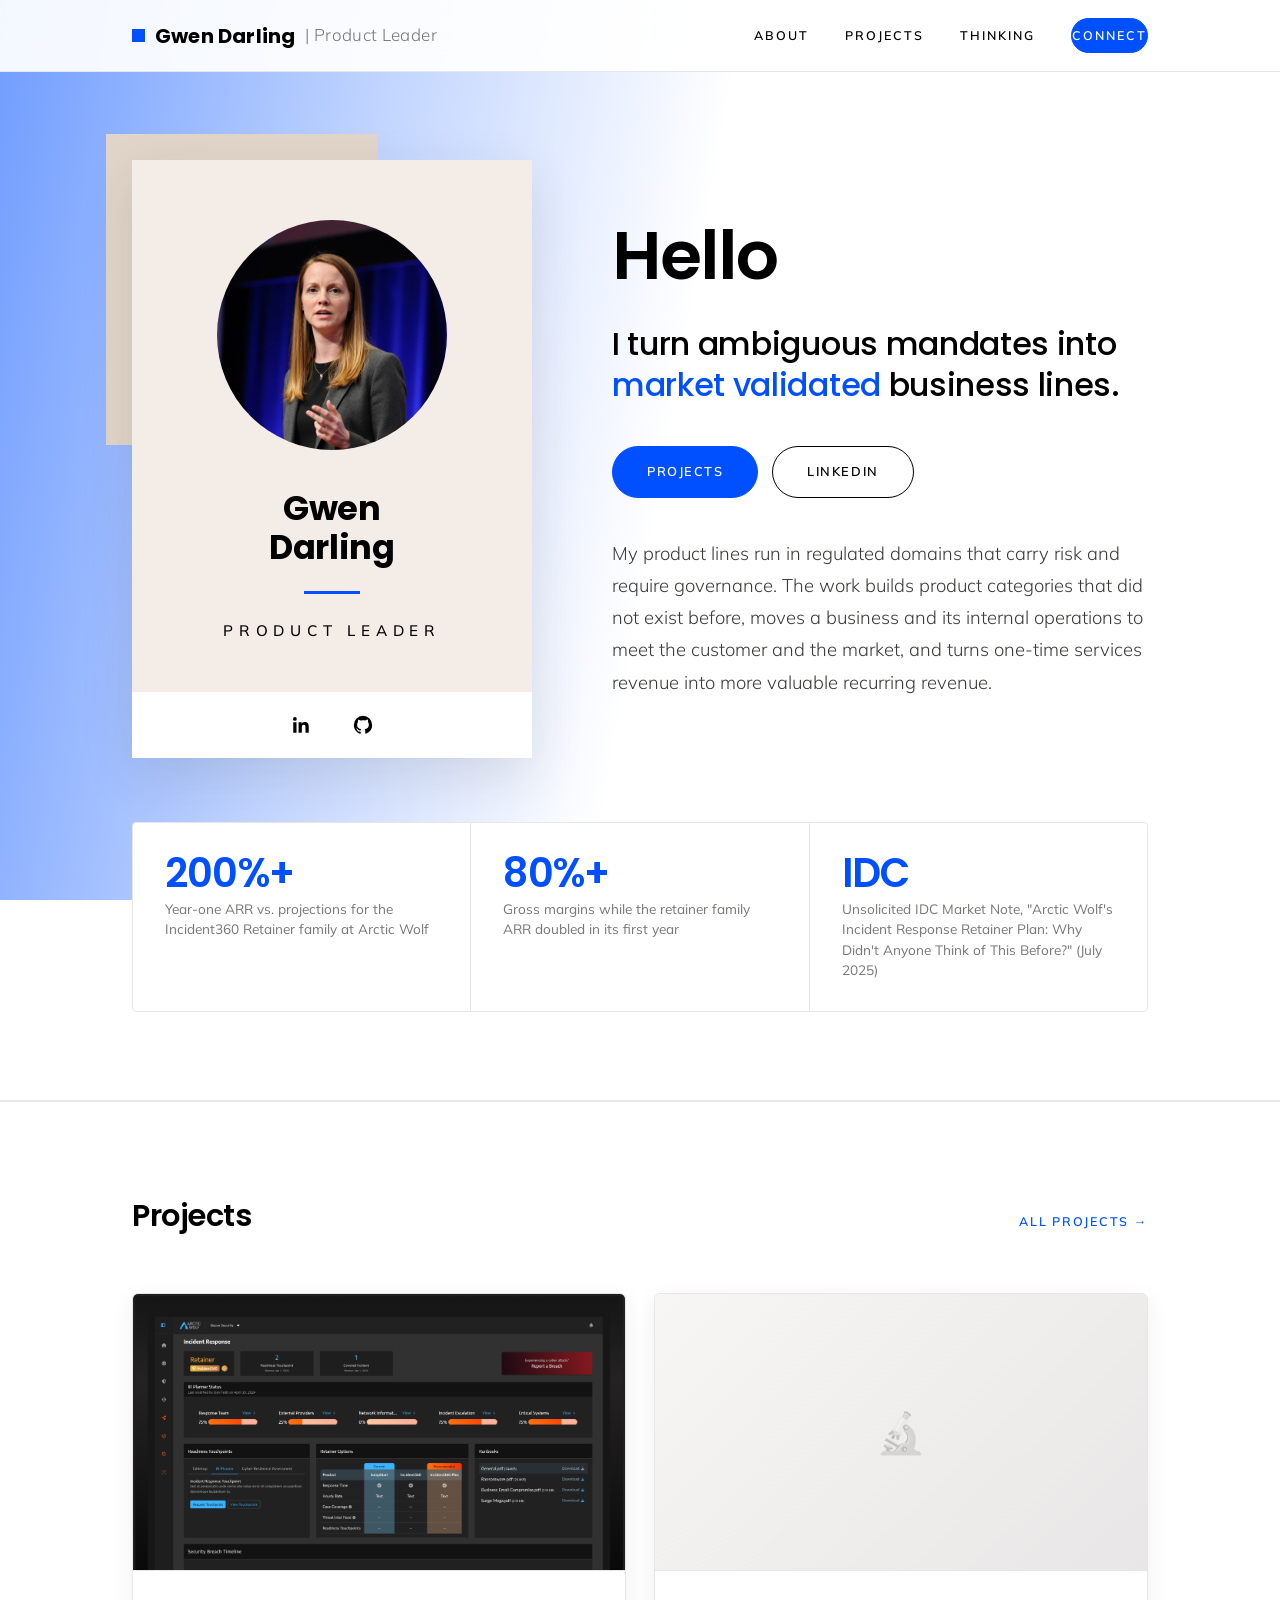
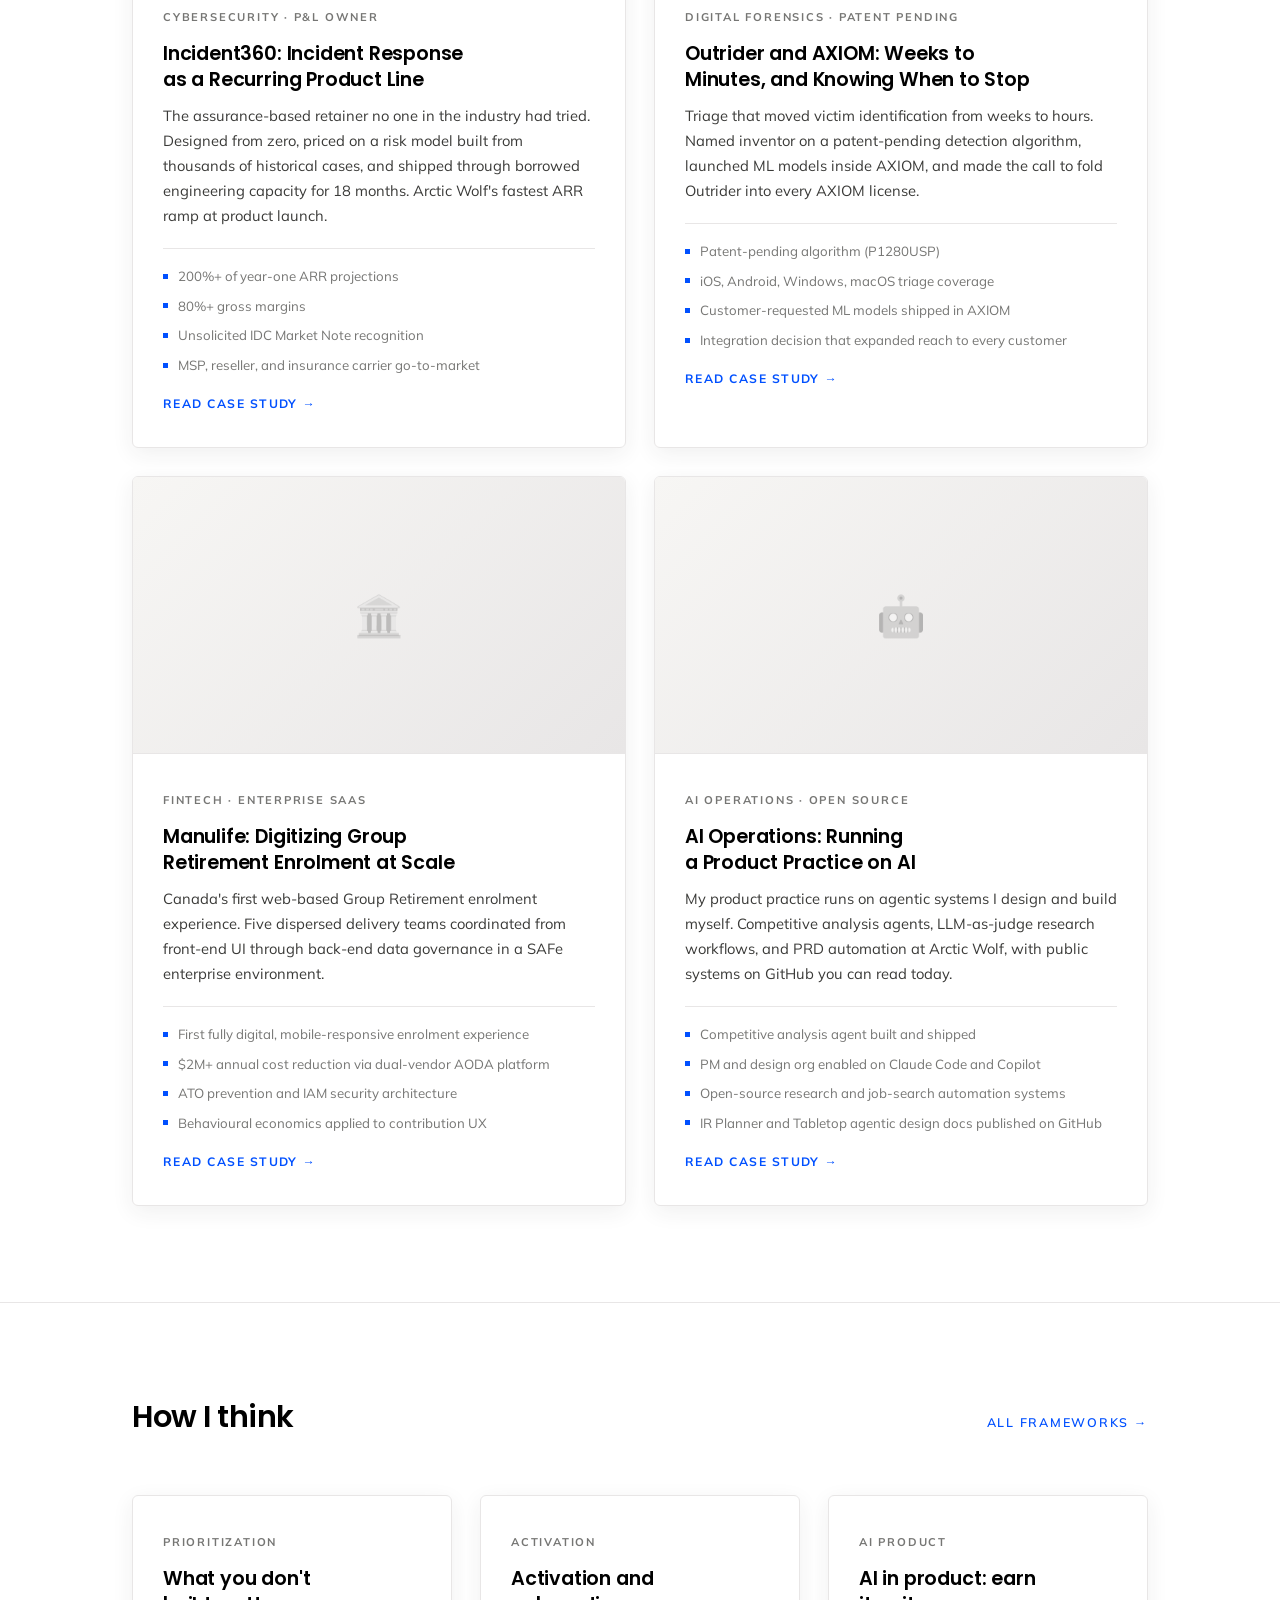
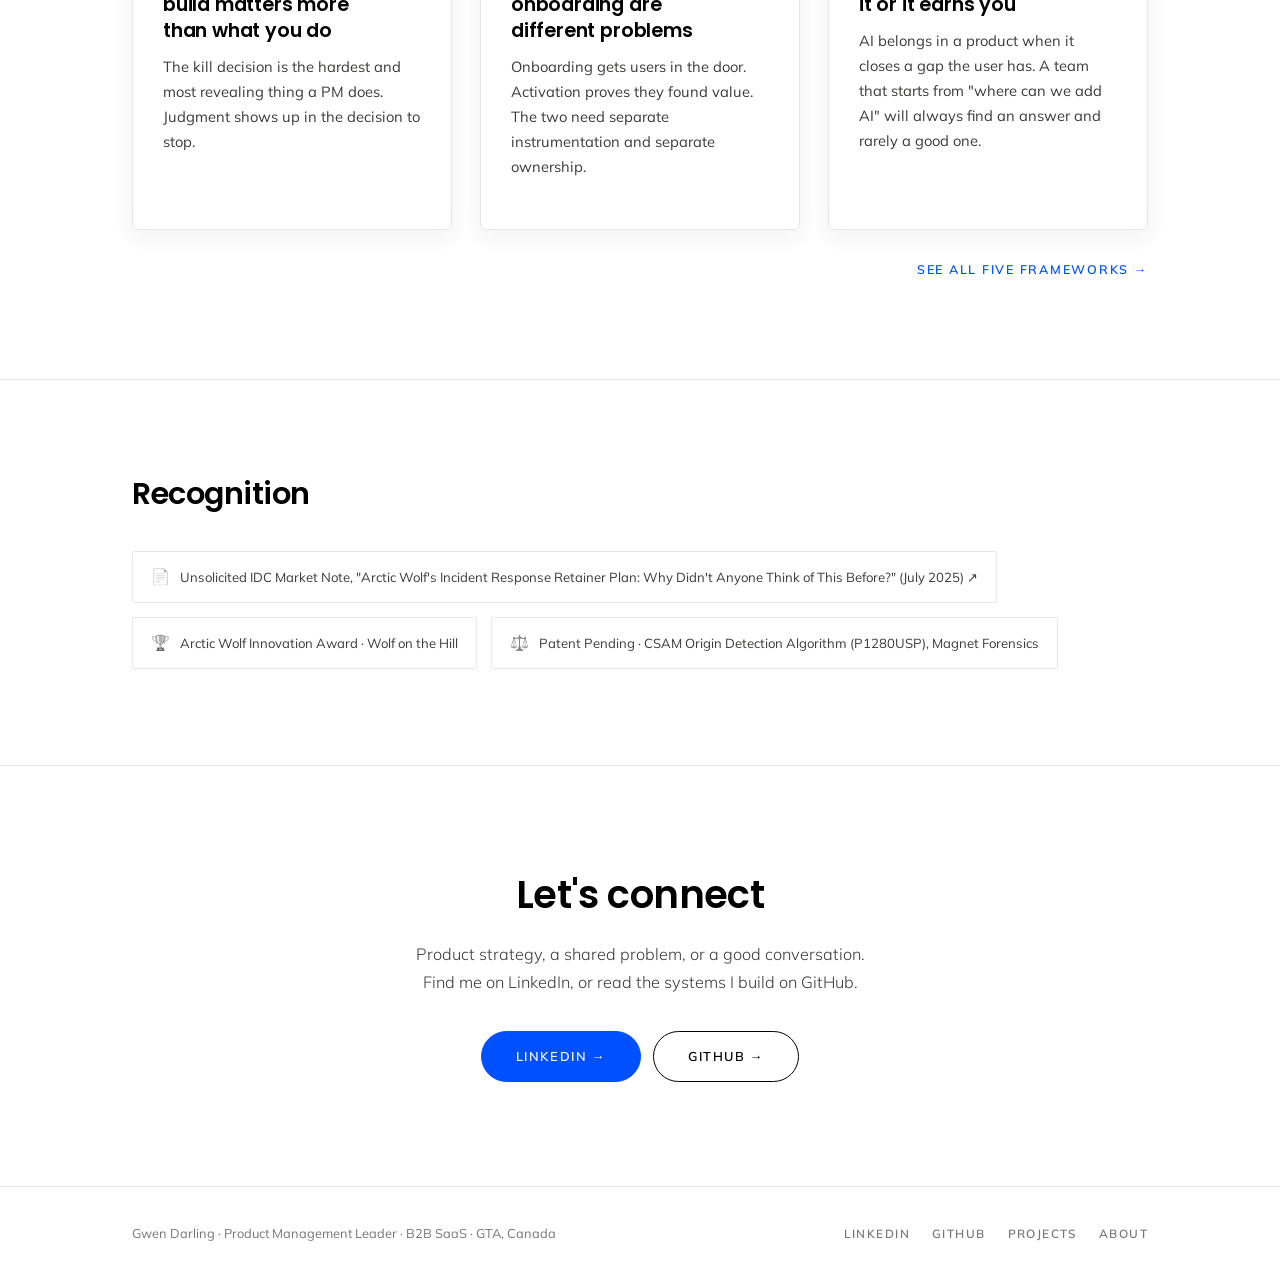
<file: index.html>
<!DOCTYPE html>
<html lang="en">
<head>
  <meta charset="UTF-8">
  <meta name="viewport" content="width=device-width, initial-scale=1.0">
  <title>Gwen Darling · Product Leader</title>
  <meta name="description" content="Product Management Leader. B2B SaaS. Cybersecurity, digital forensics, and fintech. I turn ambiguous mandates into business lines the market validates.">
  <meta property="og:title" content="Gwen Darling · Product Leader">
  <meta property="og:description" content="Product Management Leader. B2B SaaS. Cybersecurity, digital forensics, and fintech.">
  <meta property="og:type" content="website">
  <link rel="stylesheet" href="css/style.css">
  <meta name="theme-color" content="#FFFFFF">
  <link rel="icon" href="data:image/svg+xml,<svg xmlns='http://www.w3.org/2000/svg' viewBox='0 0 100 100'><text y='.9em' font-size='90'>⚡</text></svg>">
</head>
<body>

<nav>
  <div class="container">
    <a href="index.html" class="nav-logo">Gwen Darling <span class="nav-role">| Product Leader</span></a>
    <div class="nav-links">
      <a href="about.html">About</a>
      <a href="work.html">Projects</a>
      <a href="thinking.html">Thinking</a>
      <a href="https://www.linkedin.com/in/gwendarling" target="_blank" rel="noopener" class="nav-cta">Connect</a>
    </div>
    <button class="nav-toggle" aria-label="Toggle navigation">
      <span></span><span></span><span></span>
    </button>
  </div>
</nav>

<main>

  <!-- Hero -->
  <section class="hero">
    <div class="container">
      <div class="hero-grid">
        <div class="profile-card">
          <div class="profile-card-inner">
            <div class="profile-photo">
              <img src="images/gwen-speaking.jpg" alt="Gwen Darling speaking on stage">
            </div>
            <div class="profile-name">Gwen<br>Darling</div>
            <div class="profile-line"></div>
            <div class="profile-role">Product Leader</div>
          </div>
          <div class="profile-social">
            <a href="https://www.linkedin.com/in/gwendarling" target="_blank" rel="noopener" aria-label="LinkedIn">
              <svg viewBox="0 0 24 24" aria-hidden="true"><path d="M20.45 20.45h-3.55v-5.57c0-1.33-.03-3.04-1.85-3.04-1.86 0-2.14 1.45-2.14 2.94v5.67H9.35V9h3.41v1.56h.05c.47-.9 1.63-1.85 3.36-1.85 3.6 0 4.27 2.37 4.27 5.45v6.29zM5.34 7.43a2.06 2.06 0 1 1 0-4.12 2.06 2.06 0 0 1 0 4.12zM7.12 20.45H3.56V9h3.56v11.45z"/></svg>
            </a>
            <a href="https://github.com/GwnDrlng" target="_blank" rel="noopener" aria-label="GitHub">
              <svg viewBox="0 0 24 24" aria-hidden="true"><path d="M12 2A10 10 0 0 0 2 12c0 4.42 2.87 8.17 6.84 9.5.5.09.68-.22.68-.48v-1.7c-2.78.6-3.37-1.34-3.37-1.34-.45-1.16-1.11-1.47-1.11-1.47-.91-.62.07-.6.07-.6 1 .07 1.53 1.03 1.53 1.03.9 1.53 2.34 1.09 2.91.83.09-.65.35-1.09.63-1.34-2.22-.25-4.56-1.11-4.56-4.94 0-1.09.39-1.98 1.03-2.68-.1-.25-.45-1.27.1-2.65 0 0 .84-.27 2.75 1.03A9.6 9.6 0 0 1 12 6.84c.85 0 1.7.11 2.5.33 1.9-1.3 2.74-1.03 2.74-1.03.55 1.38.2 2.4.1 2.65.64.7 1.03 1.59 1.03 2.68 0 3.84-2.34 4.68-4.57 4.93.36.31.68.92.68 1.85v2.74c0 .27.18.58.69.48A10 10 0 0 0 22 12 10 10 0 0 0 12 2z"/></svg>
            </a>
          </div>
        </div>
        <div>
          <h1 class="hero-hello">Hello</h1>
          <p class="hero-tagline">I turn ambiguous mandates into <em>market validated</em> business lines.</p>
          <div class="hero-actions">
            <a href="work.html" class="btn btn-primary">Projects</a>
            <a href="https://www.linkedin.com/in/gwendarling" target="_blank" rel="noopener" class="btn btn-ghost">LinkedIn</a>
          </div>
          <p class="hero-sub" style="margin-top: 40px; margin-bottom: 0;">
            My product lines run in regulated domains that carry risk and require governance.
            The work builds product categories that did not exist before, moves a business and its internal
            operations to meet the customer and the market, and turns one-time services revenue into more
            valuable recurring revenue.
          </p>
        </div>
      </div>

      <div class="metrics">
        <div class="metric">
          <div class="metric-value">200%+</div>
          <div class="metric-label">Year-one ARR vs. projections for the Incident360 Retainer family at Arctic Wolf</div>
        </div>
        <div class="metric">
          <div class="metric-value">80%+</div>
          <div class="metric-label">Gross margins while the retainer family ARR doubled in its first year</div>
        </div>
        <div class="metric">
          <div class="metric-value">IDC</div>
          <div class="metric-label">Unsolicited IDC Market Note, "Arctic Wolf's Incident Response Retainer Plan: Why Didn't Anyone Think of This Before?" (July 2025)</div>
        </div>
      </div>
    </div>
  </section>

  <!-- Case Studies -->
  <section>
    <div class="container">
      <div class="section-header">
        <h2 class="section-title">Projects</h2>
        <a href="work.html" class="section-link">All projects →</a>
      </div>

      <div class="cards-grid">

        <!-- Incident360 -->
        <a href="incident360.html" style="display:block; color:inherit; text-decoration:none;">
          <div class="card">
            <div class="card-image">
              <img src="images/incident360-portal.png" alt="Incident360 Retainer portal in Arctic Wolf's unified platform" loading="lazy">
            </div>
            <div class="card-body">
              <div class="card-tag">Cybersecurity · P&amp;L Owner</div>
              <h3>Incident360: Incident Response as a Recurring Product Line</h3>
              <p>The assurance-based retainer no one in the industry had tried. Designed from zero, priced on a risk model built from thousands of historical cases, and shipped through borrowed engineering capacity for 18 months. Arctic Wolf's fastest ARR ramp at product launch.</p>
              <ul class="card-outcomes">
                <li>200%+ of year-one ARR projections</li>
                <li>80%+ gross margins</li>
                <li>Unsolicited IDC Market Note recognition</li>
                <li>MSP, reseller, and insurance carrier go-to-market</li>
              </ul>
              <span class="card-arrow">Read case study →</span>
            </div>
          </div>
        </a>

        <!-- Outrider & AXIOM -->
        <a href="outrider.html" style="display:block; color:inherit; text-decoration:none;">
          <div class="card">
            <div class="card-image-placeholder">
              <div class="card-icon">🔬</div>
            </div>
            <div class="card-body">
              <div class="card-tag warm">Digital Forensics · Patent Pending</div>
              <h3>Outrider and AXIOM: Weeks to Minutes, and Knowing When to Stop</h3>
              <p>Triage that moved victim identification from weeks to hours. Named inventor on a patent-pending detection algorithm, launched ML models inside AXIOM, and made the call to fold Outrider into every AXIOM license.</p>
              <ul class="card-outcomes">
                <li>Patent-pending algorithm (P1280USP)</li>
                <li>iOS, Android, Windows, macOS triage coverage</li>
                <li>Customer-requested ML models shipped in AXIOM</li>
                <li>Integration decision that expanded reach to every customer</li>
              </ul>
              <span class="card-arrow">Read case study →</span>
            </div>
          </div>
        </a>

        <!-- Manulife -->
        <a href="manulife.html" style="display:block; color:inherit; text-decoration:none;">
          <div class="card">
            <div class="card-image-placeholder">
              <div class="card-icon">🏛️</div>
            </div>
            <div class="card-body">
              <div class="card-tag green">Fintech · Enterprise SaaS</div>
              <h3>Manulife: Digitizing Group Retirement Enrolment at Scale</h3>
              <p>Canada's first web-based Group Retirement enrolment experience. Five dispersed delivery teams coordinated from front-end UI through back-end data governance in a SAFe enterprise environment.</p>
              <ul class="card-outcomes">
                <li>First fully digital, mobile-responsive enrolment experience</li>
                <li>$2M+ annual cost reduction via dual-vendor AODA platform</li>
                <li>ATO prevention and IAM security architecture</li>
                <li>Behavioural economics applied to contribution UX</li>
              </ul>
              <span class="card-arrow">Read case study →</span>
            </div>
          </div>
        </a>

        <!-- AI Operations -->
        <a href="ai-operations.html" style="display:block; color:inherit; text-decoration:none;">
          <div class="card">
            <div class="card-image-placeholder">
              <div class="card-icon">🤖</div>
            </div>
            <div class="card-body">
              <div class="card-tag">AI Operations · Open Source</div>
              <h3>AI Operations: Running a Product Practice on AI</h3>
              <p>My product practice runs on agentic systems I design and build myself. Competitive analysis agents, LLM-as-judge research workflows, and PRD automation at Arctic Wolf, with public systems on GitHub you can read today.</p>
              <ul class="card-outcomes">
                <li>Competitive analysis agent built and shipped</li>
                <li>PM and design org enabled on Claude Code and Copilot</li>
                <li>Open-source research and job-search automation systems</li>
                <li>IR Planner and Tabletop agentic design docs published on GitHub</li>
              </ul>
              <span class="card-arrow">Read case study →</span>
            </div>
          </div>
        </a>

      </div>
    </div>
  </section>

  <!-- Thinking teaser -->
  <section>
    <div class="container">
      <div class="section-header">
        <h2 class="section-title">How I think</h2>
        <a href="thinking.html" class="section-link">All frameworks →</a>
      </div>
      <div class="cards-grid three">
        <div class="card" style="cursor:default;">
          <div class="card-body">
            <div class="card-tag">Prioritization</div>
            <h3>What you don't build matters more than what you do</h3>
            <p>The kill decision is the hardest and most revealing thing a PM does. Judgment shows up in the decision to stop.</p>
          </div>
        </div>
        <div class="card" style="cursor:default;">
          <div class="card-body">
            <div class="card-tag warm">Activation</div>
            <h3>Activation and onboarding are different problems</h3>
            <p>Onboarding gets users in the door. Activation proves they found value. The two need separate instrumentation and separate ownership.</p>
          </div>
        </div>
        <div class="card" style="cursor:default;">
          <div class="card-body">
            <div class="card-tag green">AI Product</div>
            <h3>AI in product: earn it or it earns you</h3>
            <p>AI belongs in a product when it closes a gap the user has. A team that starts from "where can we add AI" will always find an answer and rarely a good one.</p>
          </div>
        </div>
      </div>
      <div style="margin-top: 24px; text-align: right;">
        <a href="thinking.html" class="section-link">See all five frameworks →</a>
      </div>
    </div>
  </section>

  <!-- Recognition -->
  <section>
    <div class="container">
      <h2 class="section-title" style="margin-bottom: 28px;">Recognition</h2>
      <div class="recognition-strip">
        <a href="downloads/IDC-Arctic-Wolf-IR-Retainer-2025.pdf" target="_blank" class="recognition-badge" style="text-decoration:none; color:inherit;">
          <span class="icon">📄</span>
          Unsolicited IDC Market Note, "Arctic Wolf's Incident Response Retainer Plan: Why Didn't Anyone Think of This Before?" (July 2025) ↗
        </a>
        <div class="recognition-badge">
          <span class="icon">🏆</span>
          Arctic Wolf Innovation Award · Wolf on the Hill
        </div>
        <div class="recognition-badge">
          <span class="icon">⚖️</span>
          Patent Pending · CSAM Origin Detection Algorithm (P1280USP), Magnet Forensics
        </div>
      </div>
    </div>
  </section>

  <!-- CTA -->
  <section class="cta-section" style="border-top: 1px solid var(--border);">
    <div class="container">
      <h2>Let's connect</h2>
      <p>Product strategy, a shared problem, or a good conversation. Find me on LinkedIn, or read the systems I build on GitHub.</p>
      <div class="cta-actions">
        <a href="https://www.linkedin.com/in/gwendarling" target="_blank" rel="noopener" class="btn btn-primary">LinkedIn →</a>
        <a href="https://github.com/GwnDrlng" target="_blank" rel="noopener" class="btn btn-ghost">GitHub →</a>
      </div>
    </div>
  </section>

</main>

<footer>
  <div class="container">
    <div class="footer-inner">
      <span class="footer-copy">Gwen Darling · Product Management Leader · B2B SaaS · GTA, Canada</span>
      <div class="footer-links">
        <a href="https://www.linkedin.com/in/gwendarling" target="_blank" rel="noopener">LinkedIn</a>
        <a href="https://github.com/GwnDrlng" target="_blank" rel="noopener">GitHub</a>
        <a href="work.html">Projects</a>
        <a href="about.html">About</a>
      </div>
    </div>
  </div>
</footer>

<script src="js/main.js"></script>
</body>
</html>
</file>
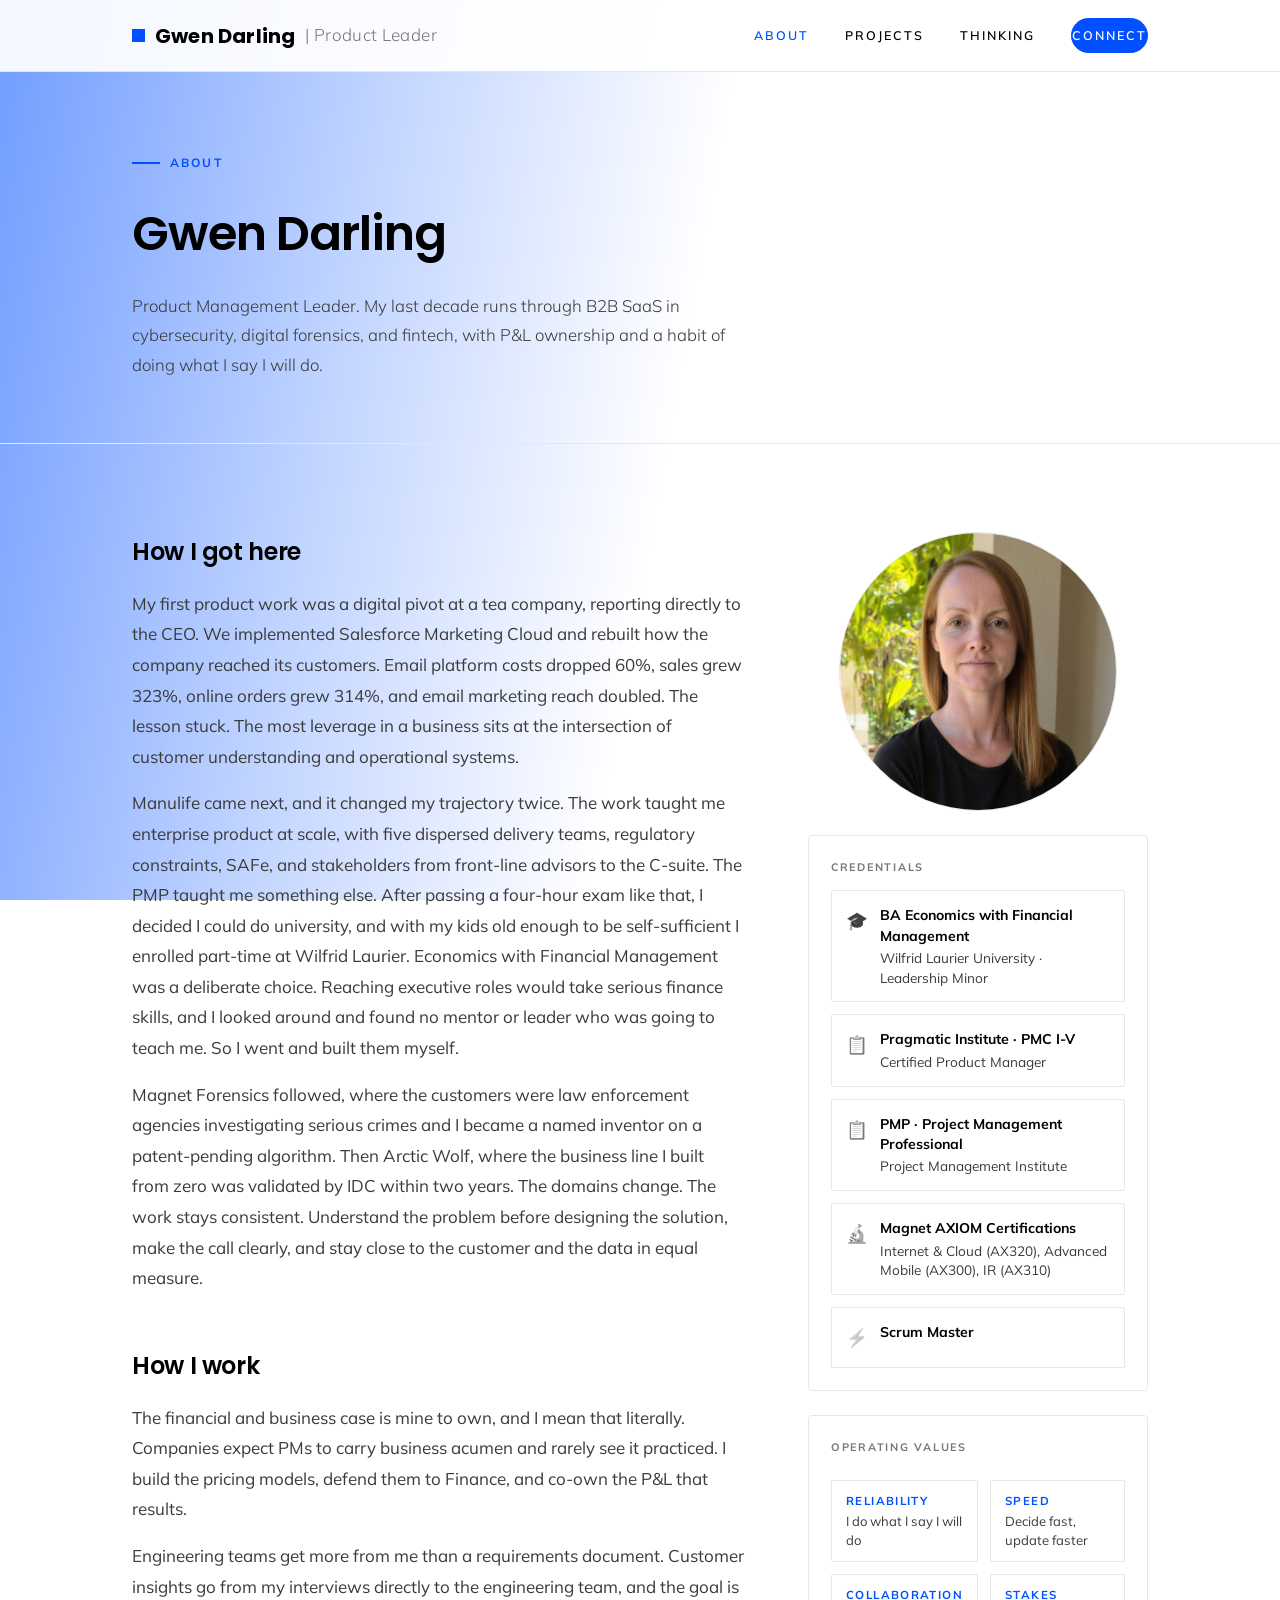
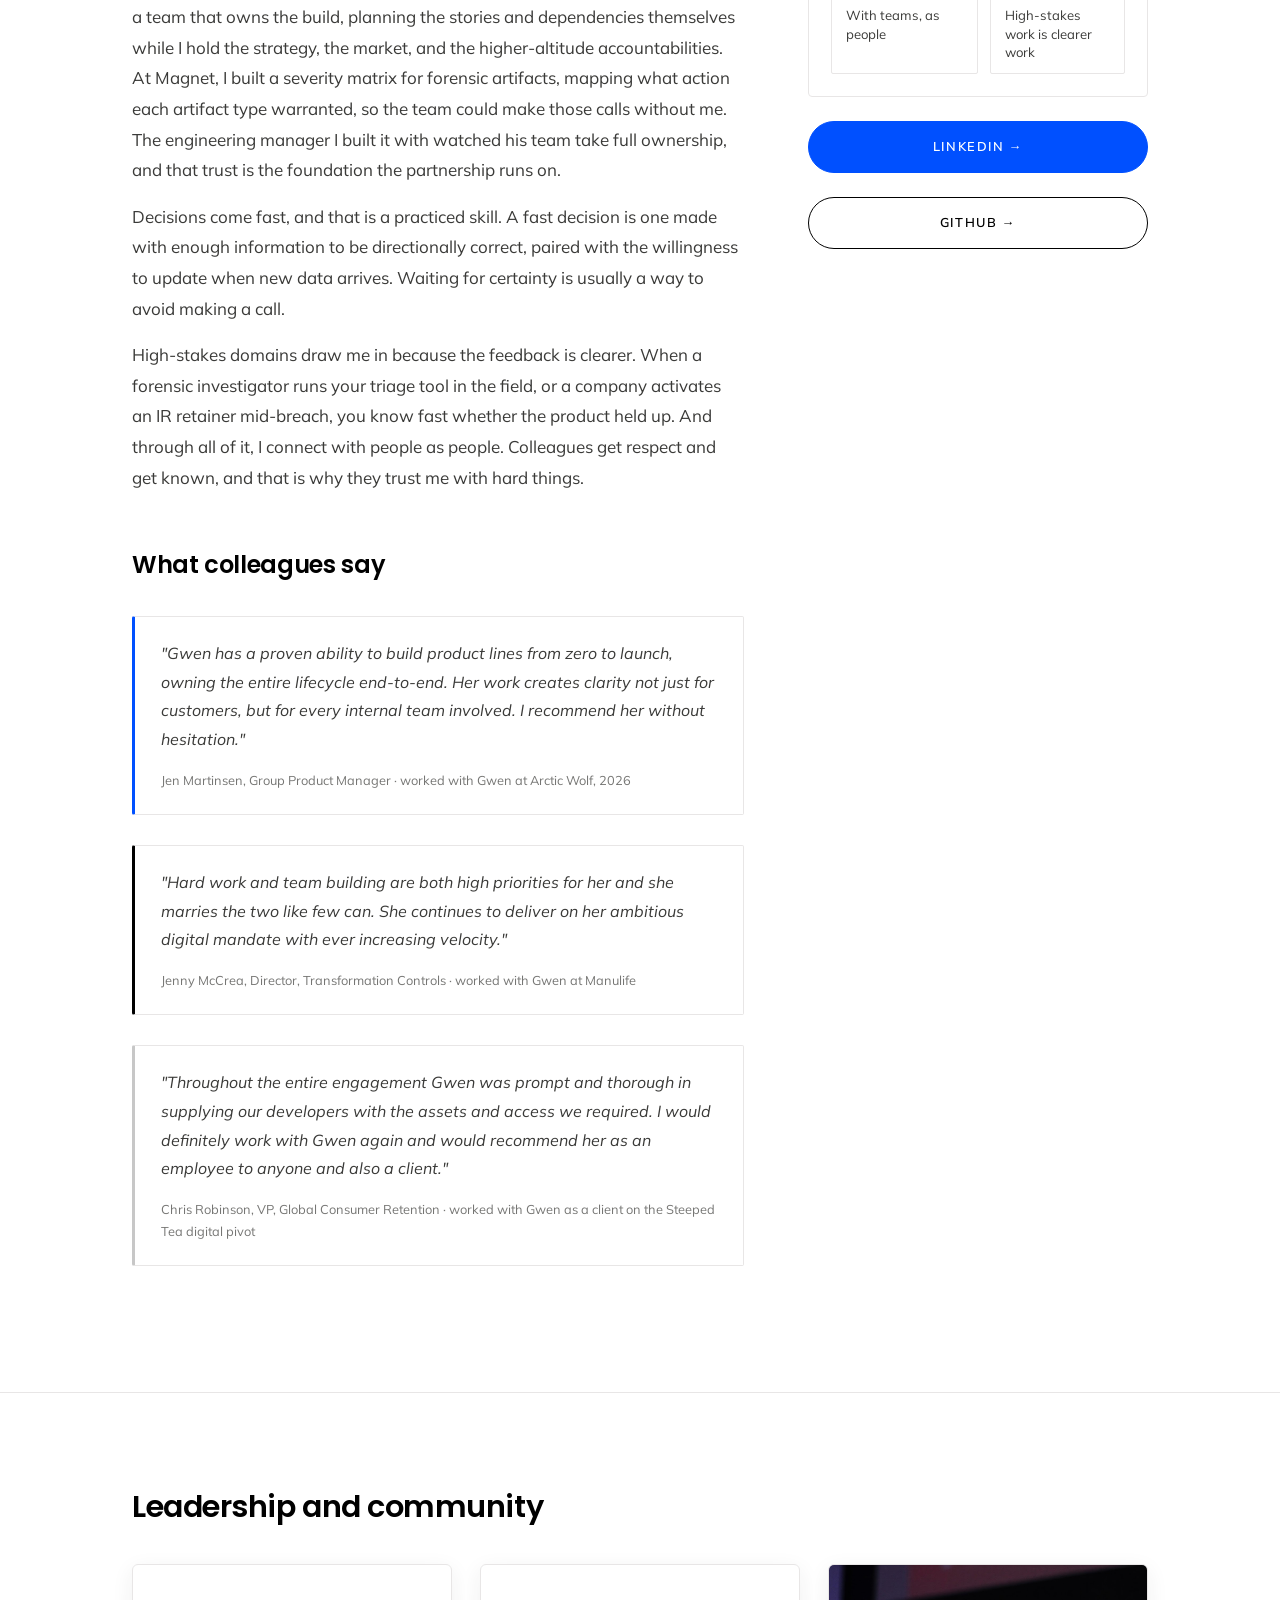
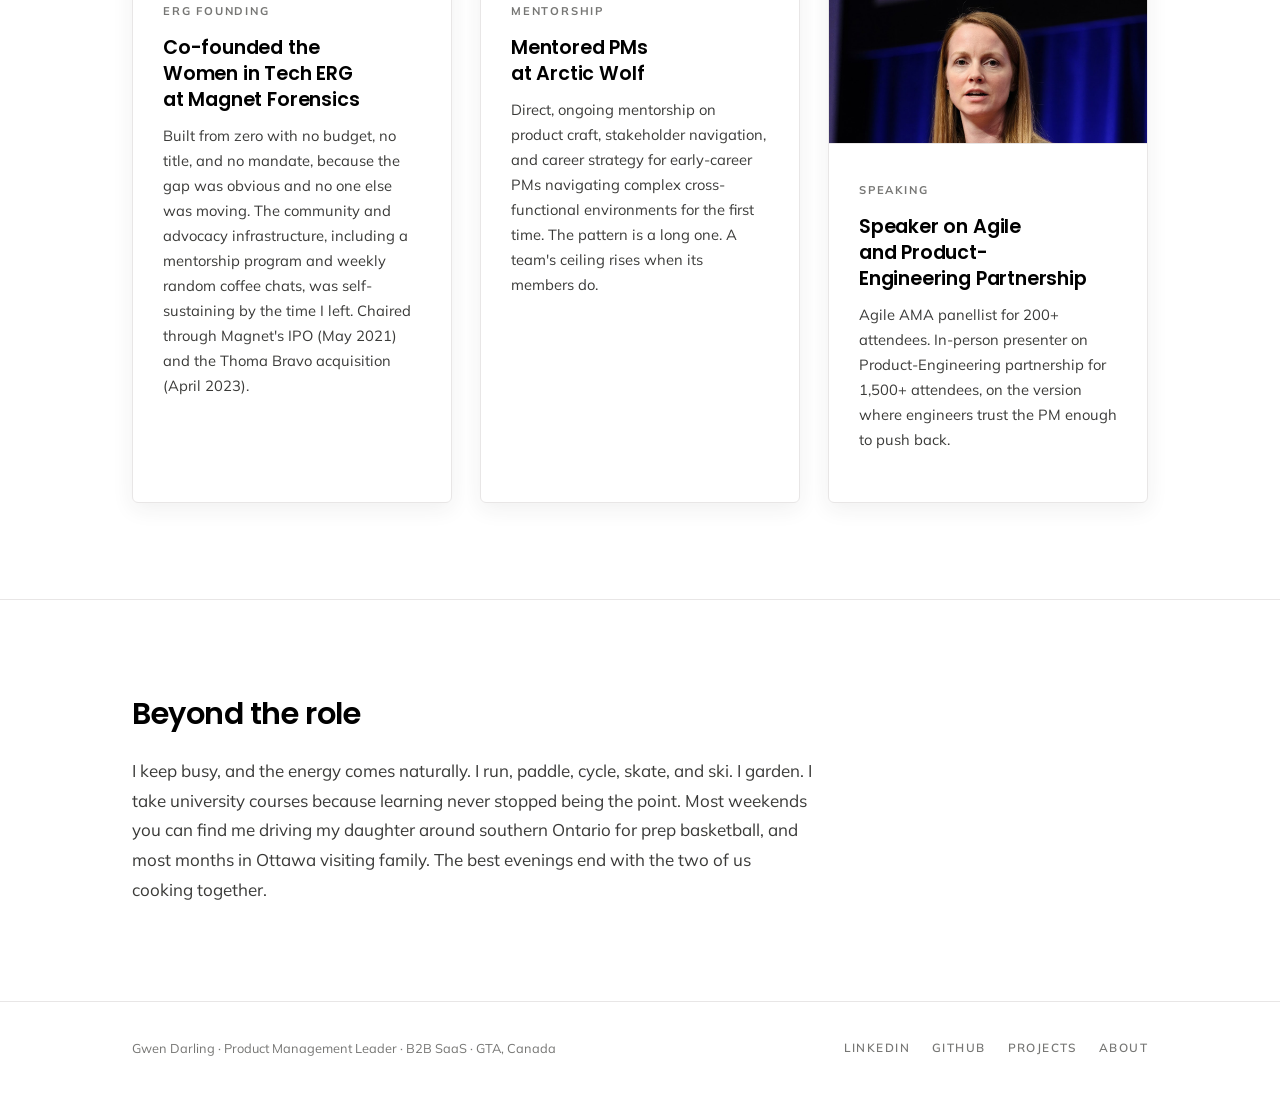
<file: about.html>
<!DOCTYPE html>
<html lang="en">
<head>
  <meta charset="UTF-8">
  <meta name="viewport" content="width=device-width, initial-scale=1.0">
  <title>About · Gwen Darling</title>
  <meta name="description" content="Product Management Leader. High-energy, deeply collaborative, and built for high-stakes domains. Based in the Greater Toronto Area.">
  <link rel="stylesheet" href="css/style.css">
  <link rel="icon" href="data:image/svg+xml,<svg xmlns='http://www.w3.org/2000/svg' viewBox='0 0 100 100'><text y='.9em' font-size='90'>⚡</text></svg>">
</head>
<body>

<nav>
  <div class="container">
    <a href="index.html" class="nav-logo">Gwen Darling <span class="nav-role">| Product Leader</span></a>
    <div class="nav-links">
      <a href="about.html">About</a>
      <a href="work.html">Projects</a>
      <a href="thinking.html">Thinking</a>
      <a href="https://www.linkedin.com/in/gwendarling" target="_blank" rel="noopener" class="nav-cta">Connect</a>
    </div>
    <button class="nav-toggle" aria-label="Toggle navigation">
      <span></span><span></span><span></span>
    </button>
  </div>
</nav>

<main>

  <div class="page-hero">
    <div class="container">
      <div class="hero-label">About</div>
      <h1>Gwen Darling</h1>
      <p>Product Management Leader. My last decade runs through B2B SaaS in cybersecurity, digital forensics, and fintech, with P&amp;L ownership and a habit of doing what I say I will do.</p>
    </div>
  </div>

  <section>
    <div class="container">
      <div class="about-grid">

        <div class="about-content">

          <h2>How I got here</h2>
          <p>My first product work was a digital pivot at a tea company, reporting directly to the CEO. We implemented Salesforce Marketing Cloud and rebuilt how the company reached its customers. Email platform costs dropped 60%, sales grew 323%, online orders grew 314%, and email marketing reach doubled. The lesson stuck. The most leverage in a business sits at the intersection of customer understanding and operational systems.</p>
          <p>Manulife came next, and it changed my trajectory twice. The work taught me enterprise product at scale, with five dispersed delivery teams, regulatory constraints, SAFe, and stakeholders from front-line advisors to the C-suite. The PMP taught me something else. After passing a four-hour exam like that, I decided I could do university, and with my kids old enough to be self-sufficient I enrolled part-time at Wilfrid Laurier. Economics with Financial Management was a deliberate choice. Reaching executive roles would take serious finance skills, and I looked around and found no mentor or leader who was going to teach me. So I went and built them myself.</p>
          <p>Magnet Forensics followed, where the customers were law enforcement agencies investigating serious crimes and I became a named inventor on a patent-pending algorithm. Then Arctic Wolf, where the business line I built from zero was validated by IDC within two years. The domains change. The work stays consistent. Understand the problem before designing the solution, make the call clearly, and stay close to the customer and the data in equal measure.</p>

          <h2>How I work</h2>
          <p>The financial and business case is mine to own, and I mean that literally. Companies expect PMs to carry business acumen and rarely see it practiced. I build the pricing models, defend them to Finance, and co-own the P&amp;L that results.</p>
          <p>Engineering teams get more from me than a requirements document. Customer insights go from my interviews directly to the engineering team, and the goal is a team that owns the build, planning the stories and dependencies themselves while I hold the strategy, the market, and the higher-altitude accountabilities. At Magnet, I built a severity matrix for forensic artifacts, mapping what action each artifact type warranted, so the team could make those calls without me. The engineering manager I built it with watched his team take full ownership, and that trust is the foundation the partnership runs on.</p>
          <p>Decisions come fast, and that is a practiced skill. A fast decision is one made with enough information to be directionally correct, paired with the willingness to update when new data arrives. Waiting for certainty is usually a way to avoid making a call.</p>
          <p>High-stakes domains draw me in because the feedback is clearer. When a forensic investigator runs your triage tool in the field, or a company activates an IR retainer mid-breach, you know fast whether the product held up. And through all of it, I connect with people as people. Colleagues get respect and get known, and that is why they trust me with hard things.</p>

          <h2>What colleagues say</h2>

          <div class="cs-callout">
            <p>"Gwen has a proven ability to build product lines from zero to launch, owning the entire lifecycle end-to-end. Her work creates clarity not just for customers, but for every internal team involved. I recommend her without hesitation."</p>
            <span class="source">Jen Martinsen, Group Product Manager · worked with Gwen at Arctic Wolf, 2026</span>
          </div>

          <div class="cs-callout warm">
            <p>"Hard work and team building are both high priorities for her and she marries the two like few can. She continues to deliver on her ambitious digital mandate with ever increasing velocity."</p>
            <span class="source">Jenny McCrea, Director, Transformation Controls · worked with Gwen at Manulife</span>
          </div>

          <div class="cs-callout green">
            <p>"Throughout the entire engagement Gwen was prompt and thorough in supplying our developers with the assets and access we required. I would definitely work with Gwen again and would recommend her as an employee to anyone and also a client."</p>
            <span class="source">Chris Robinson, VP, Global Consumer Retention · worked with Gwen as a client on the Steeped Tea digital pivot</span>
          </div>

        </div>

        <aside>

          <div style="display: flex; flex-direction: column; gap: 24px; position: sticky; top: calc(var(--nav-h) + 24px);">

            <div style="border-radius: 50%; overflow: hidden; border: 1px solid var(--border); aspect-ratio: 1; width: 82%; margin: 0 auto;">
              <img src="images/gwen-headshot.jpg" alt="Gwen Darling" style="width: 100%; height: 100%; object-fit: cover; object-position: center top; display: block;">
            </div>

            <div class="sidebar-card">
              <h4>Credentials</h4>
              <div class="credential-list">
                <div class="credential">
                  <span class="credential-icon">🎓</span>
                  <div class="credential-text">
                    <strong>BA Economics with Financial Management</strong>
                    Wilfrid Laurier University · Leadership Minor
                  </div>
                </div>
                <div class="credential">
                  <span class="credential-icon">📋</span>
                  <div class="credential-text">
                    <strong>Pragmatic Institute · PMC I-V</strong>
                    Certified Product Manager
                  </div>
                </div>
                <div class="credential">
                  <span class="credential-icon">📋</span>
                  <div class="credential-text">
                    <strong>PMP · Project Management Professional</strong>
                    Project Management Institute
                  </div>
                </div>
                <div class="credential">
                  <span class="credential-icon">🔬</span>
                  <div class="credential-text">
                    <strong>Magnet AXIOM Certifications</strong>
                    Internet &amp; Cloud (AX320), Advanced Mobile (AX300), IR (AX310)
                  </div>
                </div>
                <div class="credential">
                  <span class="credential-icon">⚡</span>
                  <div class="credential-text">
                    <strong>Scrum Master</strong>
                  </div>
                </div>
              </div>
            </div>

            <div class="sidebar-card">
              <h4>Operating values</h4>
              <div class="values-grid">
                <div class="value-chip"><strong>Reliability</strong>I do what I say I will do</div>
                <div class="value-chip"><strong>Speed</strong>Decide fast, update faster</div>
                <div class="value-chip"><strong>Collaboration</strong>With teams, as people</div>
                <div class="value-chip"><strong>Stakes</strong>High-stakes work is clearer work</div>
              </div>
            </div>

            <a href="https://www.linkedin.com/in/gwendarling" target="_blank" rel="noopener" class="btn btn-primary" style="text-align: center; justify-content: center;">
              LinkedIn →
            </a>
            <a href="https://github.com/GwnDrlng" target="_blank" rel="noopener" class="btn btn-ghost" style="text-align: center; justify-content: center;">
              GitHub →
            </a>

          </div>

        </aside>

      </div>
    </div>
  </section>

  <!-- Leadership & community -->
  <section style="border-top: 1px solid var(--border);">
    <div class="container">
      <h2 class="section-title" style="margin-bottom: 32px;">Leadership and community</h2>
      <div class="cards-grid three">

        <div class="card" style="cursor: default;">
          <div class="card-body">
            <div class="card-tag">ERG Founding</div>
            <h3>Co-founded the Women in Tech ERG at Magnet Forensics</h3>
            <p>Built from zero with no budget, no title, and no mandate, because the gap was obvious and no one else was moving. The community and advocacy infrastructure, including a mentorship program and weekly random coffee chats, was self-sustaining by the time I left. Chaired through Magnet's IPO (May 2021) and the Thoma Bravo acquisition (April 2023).</p>
          </div>
        </div>

        <div class="card" style="cursor: default;">
          <div class="card-body">
            <div class="card-tag warm">Mentorship</div>
            <h3>Mentored PMs at Arctic Wolf</h3>
            <p>Direct, ongoing mentorship on product craft, stakeholder navigation, and career strategy for early-career PMs navigating complex cross-functional environments for the first time. The pattern is a long one. A team's ceiling rises when its members do.</p>
          </div>
        </div>

        <div class="card" style="cursor: default;">
          <div class="card-image">
            <img src="images/gwen-speaking.jpg" alt="Gwen Darling presenting on stage" loading="lazy" style="object-position: center top;">
          </div>
          <div class="card-body">
            <div class="card-tag green">Speaking</div>
            <h3>Speaker on Agile and Product-Engineering Partnership</h3>
            <p>Agile AMA panellist for 200+ attendees. In-person presenter on Product-Engineering partnership for 1,500+ attendees, on the version where engineers trust the PM enough to push back.</p>
          </div>
        </div>

      </div>
    </div>
  </section>

  <!-- Beyond the role -->
  <section style="border-top: 1px solid var(--border);">
    <div class="container">
      <h2 class="section-title" style="margin-bottom: 16px;">Beyond the role</h2>
      <p style="max-width: 680px; color: var(--text); line-height: 1.75;">I keep busy, and the energy comes naturally. I run, paddle, cycle, skate, and ski. I garden. I take university courses because learning never stopped being the point. Most weekends you can find me driving my daughter around southern Ontario for prep basketball, and most months in Ottawa visiting family. The best evenings end with the two of us cooking together.</p>
    </div>
  </section>

</main>

<footer>
  <div class="container">
    <div class="footer-inner">
      <span class="footer-copy">Gwen Darling · Product Management Leader · B2B SaaS · GTA, Canada</span>
      <div class="footer-links">
        <a href="https://www.linkedin.com/in/gwendarling" target="_blank" rel="noopener">LinkedIn</a>
        <a href="https://github.com/GwnDrlng" target="_blank" rel="noopener">GitHub</a>
        <a href="work.html">Projects</a>
        <a href="about.html">About</a>
      </div>
    </div>
  </div>
</footer>

<script src="js/main.js"></script>
</body>
</html>
</file>
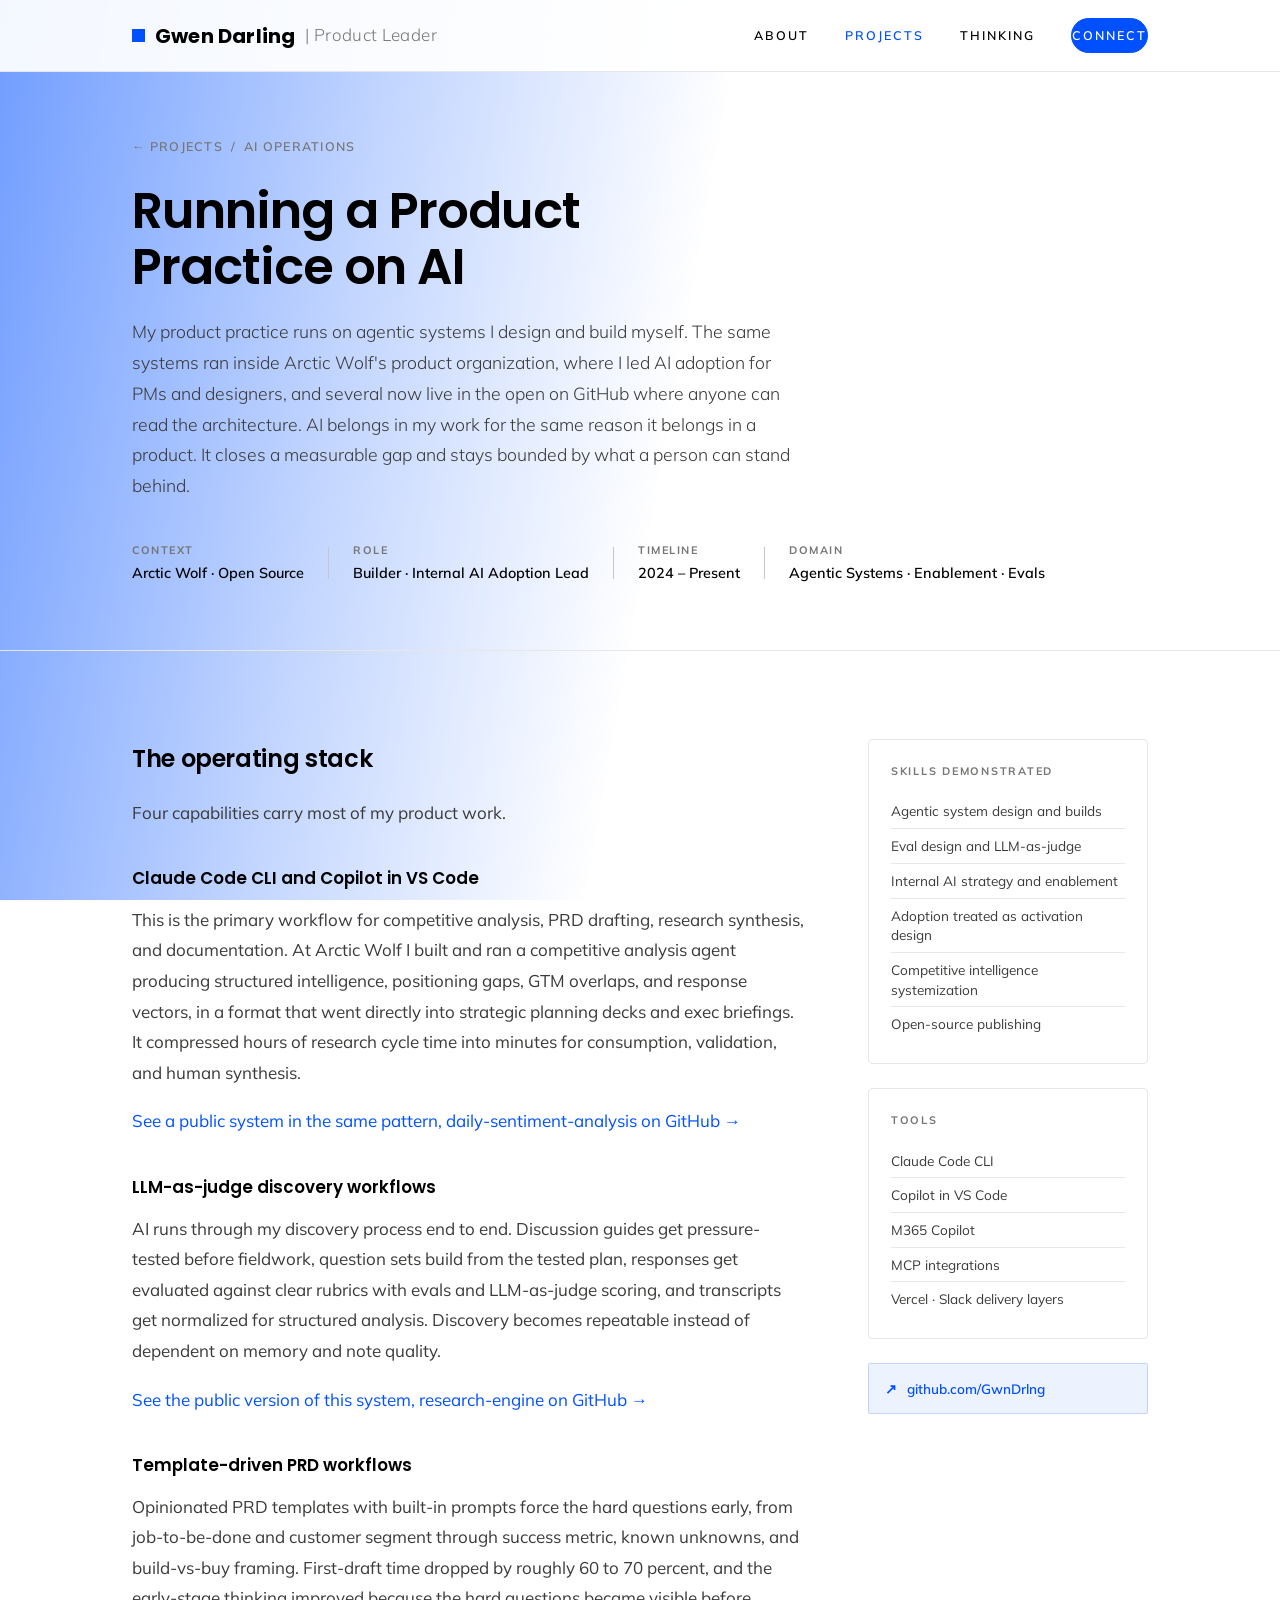
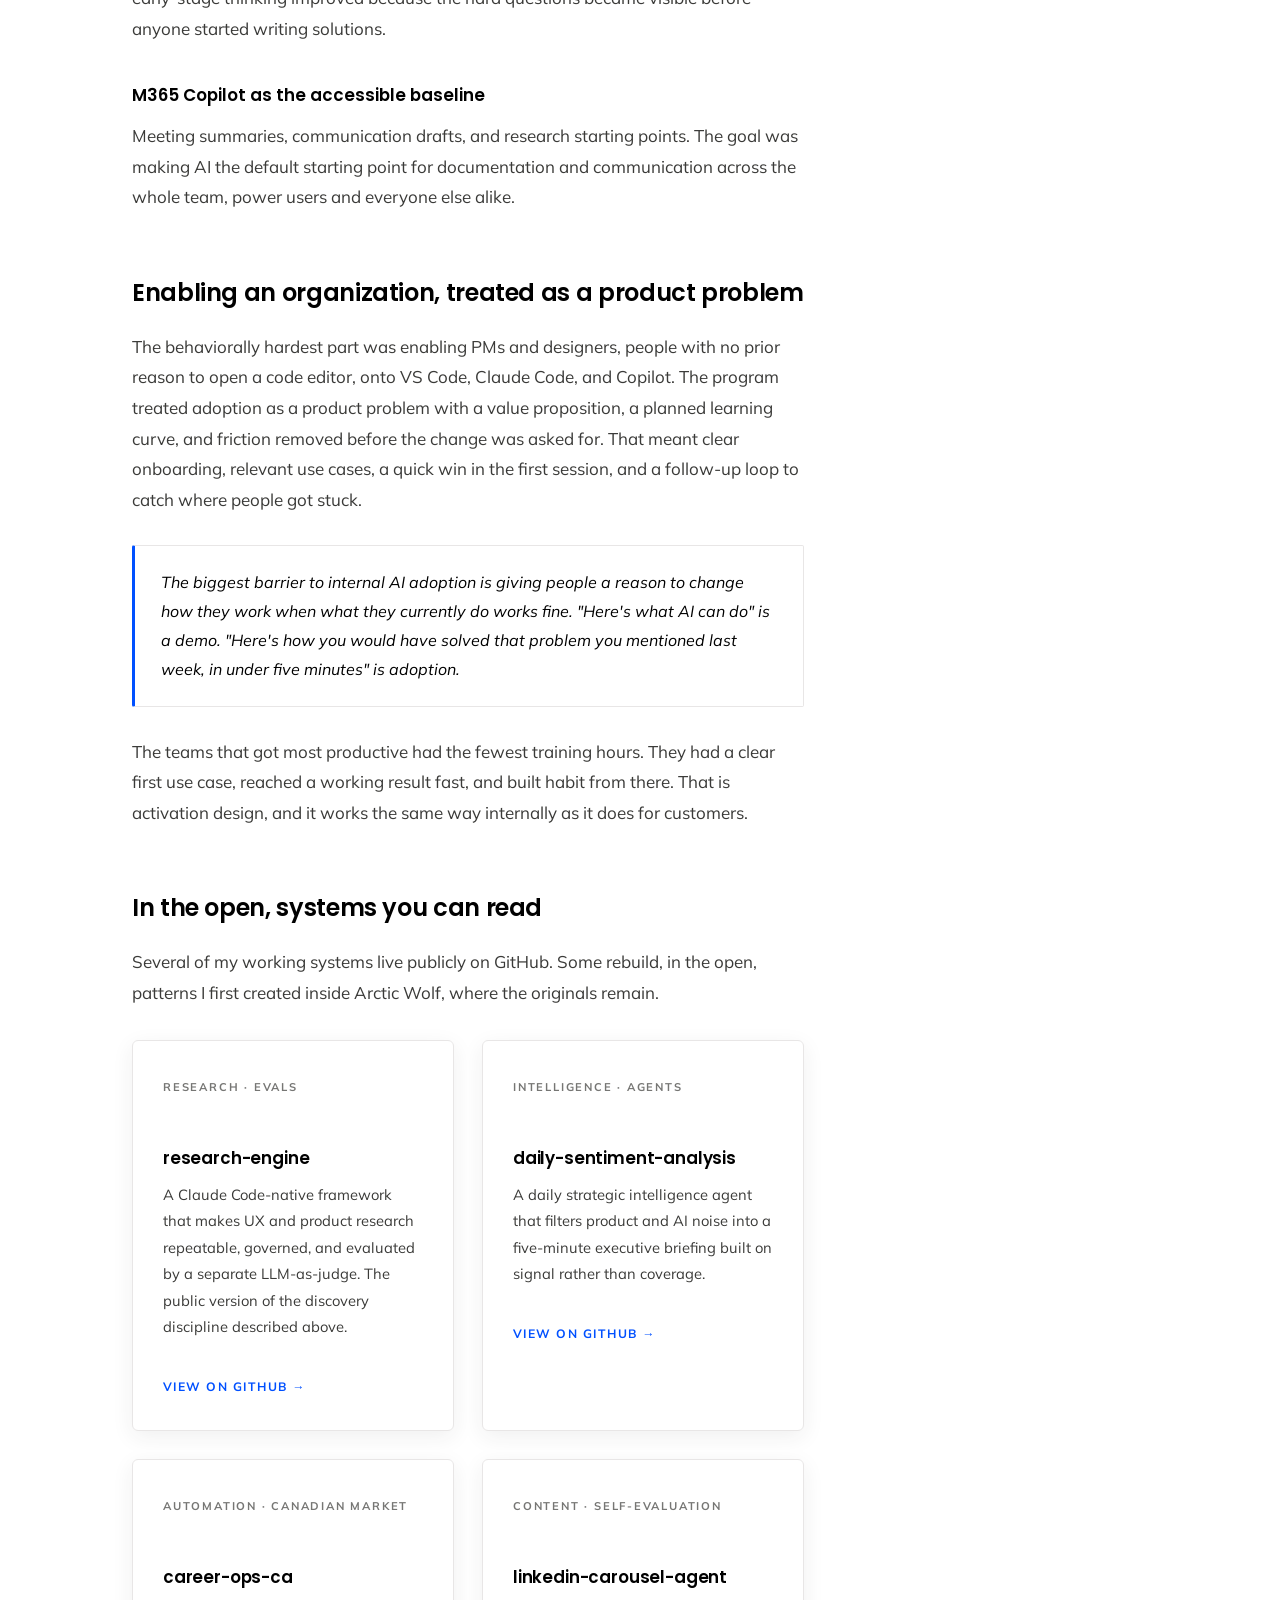
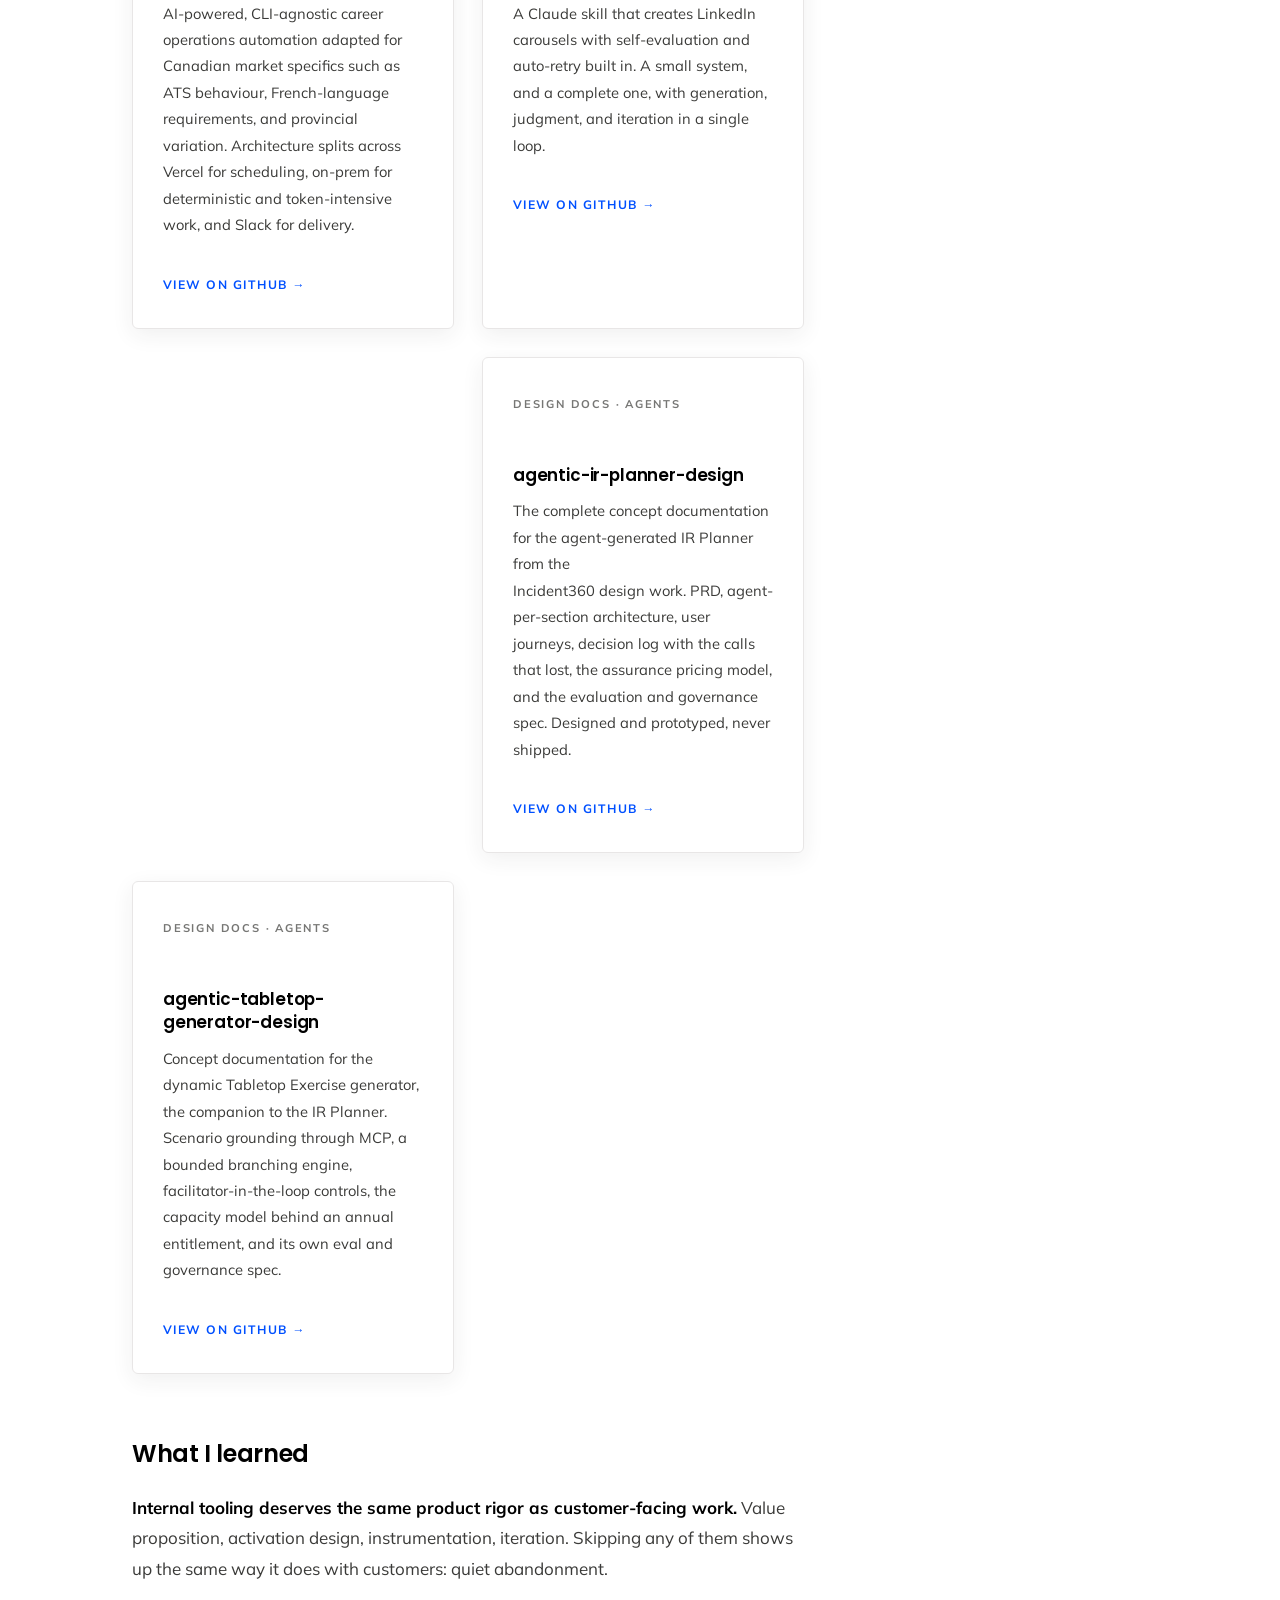
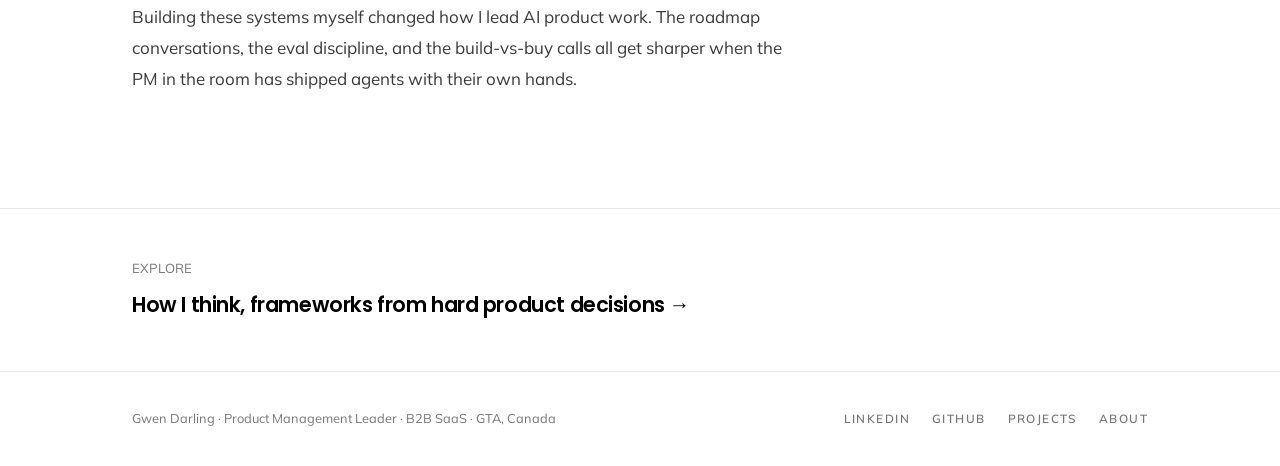
<file: ai-operations.html>
<!DOCTYPE html>
<html lang="en">
<head>
  <meta charset="UTF-8">
  <meta name="viewport" content="width=device-width, initial-scale=1.0">
  <title>AI Operations · Gwen Darling</title>
  <meta name="description" content="How Gwen Darling runs a product practice on AI, with agentic systems for research, competitive analysis, and PRD workflows, and open-source systems on GitHub.">
  <link rel="stylesheet" href="css/style.css">
  <link rel="icon" href="data:image/svg+xml,<svg xmlns='http://www.w3.org/2000/svg' viewBox='0 0 100 100'><text y='.9em' font-size='90'>⚡</text></svg>">
</head>
<body>

<nav>
  <div class="container">
    <a href="index.html" class="nav-logo">Gwen Darling <span class="nav-role">| Product Leader</span></a>
    <div class="nav-links">
      <a href="about.html">About</a>
      <a href="work.html">Projects</a>
      <a href="thinking.html">Thinking</a>
      <a href="https://www.linkedin.com/in/gwendarling" target="_blank" rel="noopener" class="nav-cta">Connect</a>
    </div>
    <button class="nav-toggle" aria-label="Toggle navigation">
      <span></span><span></span><span></span>
    </button>
  </div>
</nav>

<main>

  <div class="cs-hero">
    <div class="container">
      <div class="cs-breadcrumb">
        <a href="work.html">← Projects</a>
        <span>/</span>
        <span>AI Operations</span>
      </div>
      <h1>Running a Product Practice on AI</h1>
      <p class="lead">My product practice runs on agentic systems I design and build myself. The same systems ran inside Arctic Wolf's product organization, where I led AI adoption for PMs and designers, and several now live in the open on GitHub where anyone can read the architecture. AI belongs in my work for the same reason it belongs in a product. It closes a measurable gap and stays bounded by what a person can stand behind.</p>
      <div class="cs-meta">
        <div class="cs-meta-item">
          <span class="label">Context</span>
          <span class="value">Arctic Wolf · Open Source</span>
        </div>
        <div class="cs-divider"></div>
        <div class="cs-meta-item">
          <span class="label">Role</span>
          <span class="value">Builder · Internal AI Adoption Lead</span>
        </div>
        <div class="cs-divider"></div>
        <div class="cs-meta-item">
          <span class="label">Timeline</span>
          <span class="value">2024 – Present</span>
        </div>
        <div class="cs-divider"></div>
        <div class="cs-meta-item">
          <span class="label">Domain</span>
          <span class="value">Agentic Systems · Enablement · Evals</span>
        </div>
      </div>
    </div>
  </div>

  <section>
    <div class="container">
      <div class="cs-body">

        <article class="cs-content">

          <h2>The operating stack</h2>
          <p>Four capabilities carry most of my product work.</p>

          <h3>Claude Code CLI and Copilot in VS Code</h3>
          <p>This is the primary workflow for competitive analysis, PRD drafting, research synthesis, and documentation. At Arctic Wolf I built and ran a competitive analysis agent producing structured intelligence, positioning gaps, GTM overlaps, and response vectors, in a format that went directly into strategic planning decks and exec briefings. It compressed hours of research cycle time into minutes for consumption, validation, and human synthesis.</p>
          <p><a href="https://github.com/GwnDrlng/daily-sentiment-analysis" target="_blank" rel="noopener">See a public system in the same pattern, daily-sentiment-analysis on GitHub →</a></p>

          <h3>LLM-as-judge discovery workflows</h3>
          <p>AI runs through my discovery process end to end. Discussion guides get pressure-tested before fieldwork, question sets build from the tested plan, responses get evaluated against clear rubrics with evals and LLM-as-judge scoring, and transcripts get normalized for structured analysis. Discovery becomes repeatable instead of dependent on memory and note quality.</p>
          <p><a href="https://github.com/GwnDrlng/research-engine" target="_blank" rel="noopener">See the public version of this system, research-engine on GitHub →</a></p>

          <h3>Template-driven PRD workflows</h3>
          <p>Opinionated PRD templates with built-in prompts force the hard questions early, from job-to-be-done and customer segment through success metric, known unknowns, and build-vs-buy framing. First-draft time dropped by roughly 60 to 70 percent, and the early-stage thinking improved because the hard questions became visible before anyone started writing solutions.</p>

          <h3>M365 Copilot as the accessible baseline</h3>
          <p>Meeting summaries, communication drafts, and research starting points. The goal was making AI the default starting point for documentation and communication across the whole team, power users and everyone else alike.</p>

          <h2>Enabling an organization, treated as a product problem</h2>
          <p>The behaviorally hardest part was enabling PMs and designers, people with no prior reason to open a code editor, onto VS Code, Claude Code, and Copilot. The program treated adoption as a product problem with a value proposition, a planned learning curve, and friction removed before the change was asked for. That meant clear onboarding, relevant use cases, a quick win in the first session, and a follow-up loop to catch where people got stuck.</p>

          <div class="cs-callout">
            <p>The biggest barrier to internal AI adoption is giving people a reason to change how they work when what they currently do works fine. "Here's what AI can do" is a demo. "Here's how you would have solved that problem you mentioned last week, in under five minutes" is adoption.</p>
          </div>

          <p>The teams that got most productive had the fewest training hours. They had a clear first use case, reached a working result fast, and built habit from there. That is activation design, and it works the same way internally as it does for customers.</p>

          <h2>In the open, systems you can read</h2>
          <p>Several of my working systems live publicly on GitHub. Some rebuild, in the open, patterns I first created inside Arctic Wolf, where the originals remain.</p>

          <div class="cards-grid" style="margin-top: 32px;">
            <a href="https://github.com/GwnDrlng/research-engine" target="_blank" rel="noopener" style="display:block; color:inherit; text-decoration:none;">
              <div class="card">
                <div class="card-body">
                  <div class="card-tag">Research · Evals</div>
                  <h3>research-engine</h3>
                  <p>A Claude Code-native framework that makes UX and product research repeatable, governed, and evaluated by a separate LLM-as-judge. The public version of the discovery discipline described above.</p>
                  <span class="card-arrow">View on GitHub →</span>
                </div>
              </div>
            </a>
            <a href="https://github.com/GwnDrlng/daily-sentiment-analysis" target="_blank" rel="noopener" style="display:block; color:inherit; text-decoration:none;">
              <div class="card">
                <div class="card-body">
                  <div class="card-tag warm">Intelligence · Agents</div>
                  <h3>daily-sentiment-analysis</h3>
                  <p>A daily strategic intelligence agent that filters product and AI noise into a five-minute executive briefing built on signal rather than coverage.</p>
                  <span class="card-arrow">View on GitHub →</span>
                </div>
              </div>
            </a>
            <a href="https://github.com/GwnDrlng/career-ops-ca" target="_blank" rel="noopener" style="display:block; color:inherit; text-decoration:none;">
              <div class="card">
                <div class="card-body">
                  <div class="card-tag green">Automation · Canadian Market</div>
                  <h3>career-ops-ca</h3>
                  <p>AI-powered, CLI-agnostic career operations automation adapted for Canadian market specifics such as ATS behaviour, French-language requirements, and provincial variation. Architecture splits across Vercel for scheduling, on-prem for deterministic and token-intensive work, and Slack for delivery.</p>
                  <span class="card-arrow">View on GitHub →</span>
                </div>
              </div>
            </a>
            <a href="https://github.com/GwnDrlng/linkedin-carousel-agent" target="_blank" rel="noopener" style="display:block; color:inherit; text-decoration:none;">
              <div class="card">
                <div class="card-body">
                  <div class="card-tag">Content · Self-evaluation</div>
                  <h3>linkedin-carousel-agent</h3>
                  <p>A Claude skill that creates LinkedIn carousels with self-evaluation and auto-retry built in. A small system, and a complete one, with generation, judgment, and iteration in a single loop.</p>
                  <span class="card-arrow">View on GitHub →</span>
                </div>
              </div>
            </a>
            <a href="https://github.com/GwnDrlng/agentic-ir-planner-design" target="_blank" rel="noopener" style="display:block; color:inherit; text-decoration:none;">
              <div class="card">
                <div class="card-body">
                  <div class="card-tag warm">Design Docs · Agents</div>
                  <h3>agentic-ir-planner-design</h3>
                  <p>The complete concept documentation for the agent-generated IR Planner from the <a href="incident360.html">Incident360</a> design work. PRD, agent-per-section architecture, user journeys, decision log with the calls that lost, the assurance pricing model, and the evaluation and governance spec. Designed and prototyped, never shipped.</p>
                  <span class="card-arrow">View on GitHub →</span>
                </div>
              </div>
            </a>
            <a href="https://github.com/GwnDrlng/agentic-tabletop-generator-design" target="_blank" rel="noopener" style="display:block; color:inherit; text-decoration:none;">
              <div class="card">
                <div class="card-body">
                  <div class="card-tag warm">Design Docs · Agents</div>
                  <h3>agentic-tabletop-generator-design</h3>
                  <p>Concept documentation for the dynamic Tabletop Exercise generator, the companion to the IR Planner. Scenario grounding through MCP, a bounded branching engine, facilitator-in-the-loop controls, the capacity model behind an annual entitlement, and its own eval and governance spec.</p>
                  <span class="card-arrow">View on GitHub →</span>
                </div>
              </div>
            </a>
          </div>

          <h2>What I learned</h2>
          <p><strong>Internal tooling deserves the same product rigor as customer-facing work.</strong> Value proposition, activation design, instrumentation, iteration. Skipping any of them shows up the same way it does with customers: quiet abandonment.</p>
          <p>Building these systems myself changed how I lead AI product work. The roadmap conversations, the eval discipline, and the build-vs-buy calls all get sharper when the PM in the room has shipped agents with their own hands.</p>

        </article>

        <aside class="cs-sidebar">
          <div class="sidebar-card">
            <h4>Skills demonstrated</h4>
            <ul>
              <li>Agentic system design and builds</li>
              <li>Eval design and LLM-as-judge</li>
              <li>Internal AI strategy and enablement</li>
              <li>Adoption treated as activation design</li>
              <li>Competitive intelligence systemization</li>
              <li>Open-source publishing</li>
            </ul>
          </div>
          <div class="sidebar-card">
            <h4>Tools</h4>
            <ul>
              <li>Claude Code CLI</li>
              <li>Copilot in VS Code</li>
              <li>M365 Copilot</li>
              <li>MCP integrations</li>
              <li>Vercel · Slack delivery layers</li>
            </ul>
          </div>
          <a href="https://github.com/GwnDrlng" class="sidebar-download" target="_blank" rel="noopener">
            <span>↗</span> github.com/GwnDrlng
          </a>
        </aside>

      </div>
    </div>
  </section>

  <section style="border-top: 1px solid var(--border); padding: 48px 0;">
    <div class="container">
      <p class="text-dim" style="font-size: 0.82rem; margin-bottom: 8px;">EXPLORE</p>
      <a href="thinking.html" style="font-family: var(--font-display); font-size: 1.3rem; font-weight: 600; color: var(--text-bright); letter-spacing: -0.02em;">
        How I think, frameworks from hard product decisions →
      </a>
    </div>
  </section>

</main>

<footer>
  <div class="container">
    <div class="footer-inner">
      <span class="footer-copy">Gwen Darling · Product Management Leader · B2B SaaS · GTA, Canada</span>
      <div class="footer-links">
        <a href="https://www.linkedin.com/in/gwendarling" target="_blank" rel="noopener">LinkedIn</a>
        <a href="https://github.com/GwnDrlng" target="_blank" rel="noopener">GitHub</a>
        <a href="work.html">Projects</a>
        <a href="about.html">About</a>
      </div>
    </div>
  </div>
</footer>

<script src="js/main.js"></script>
</body>
</html>
</file>
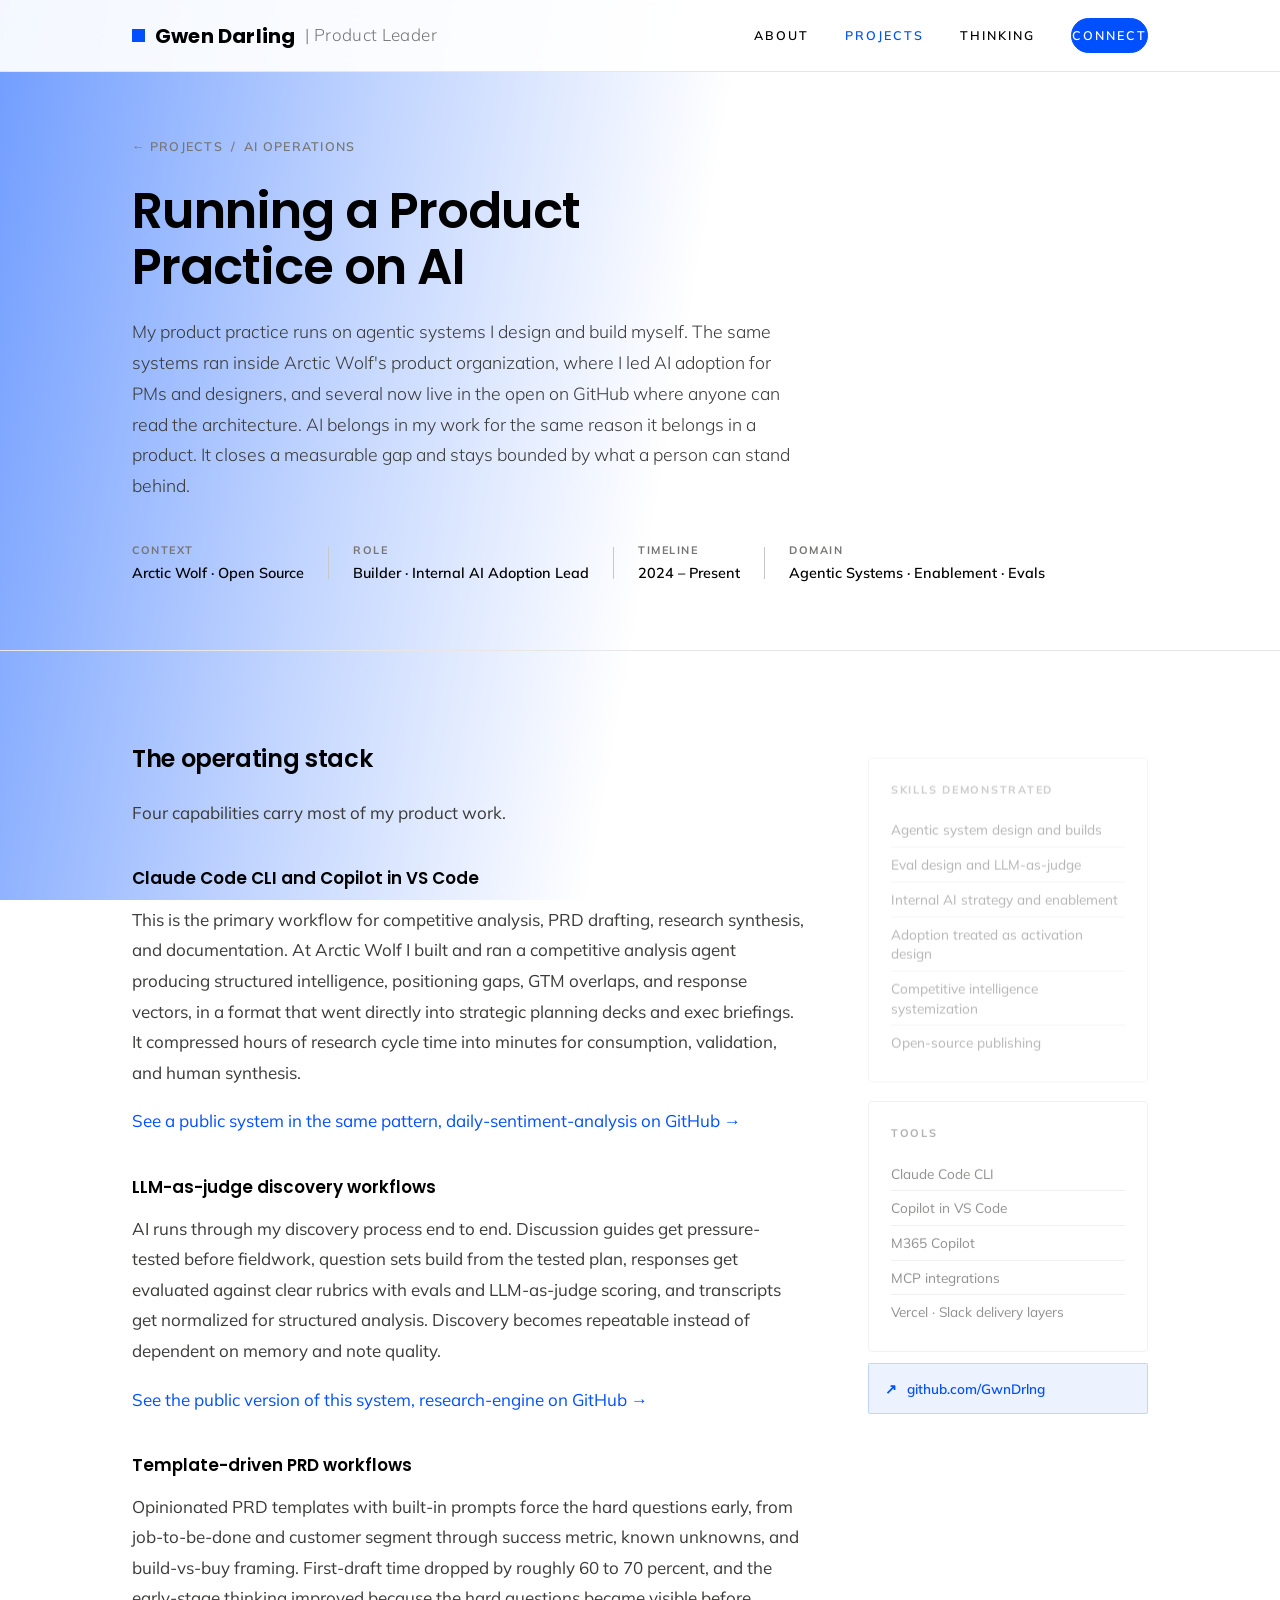
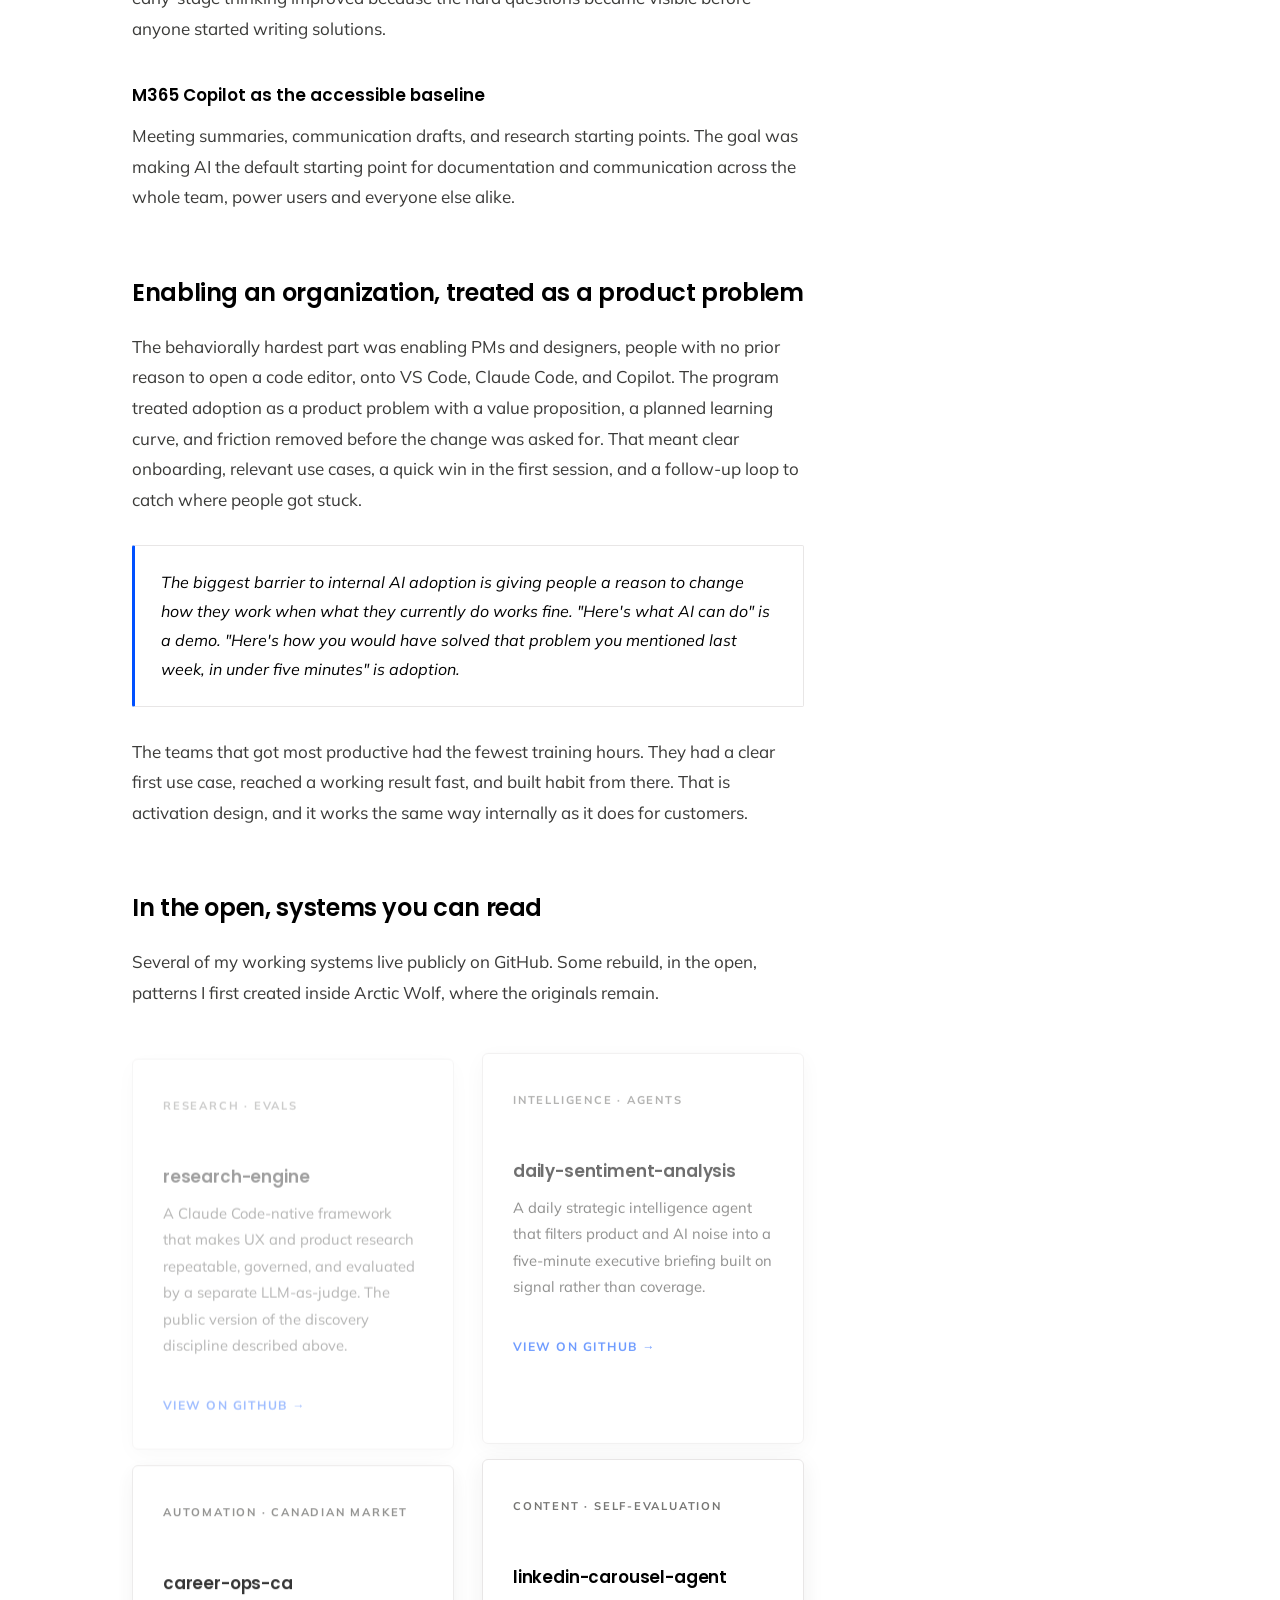
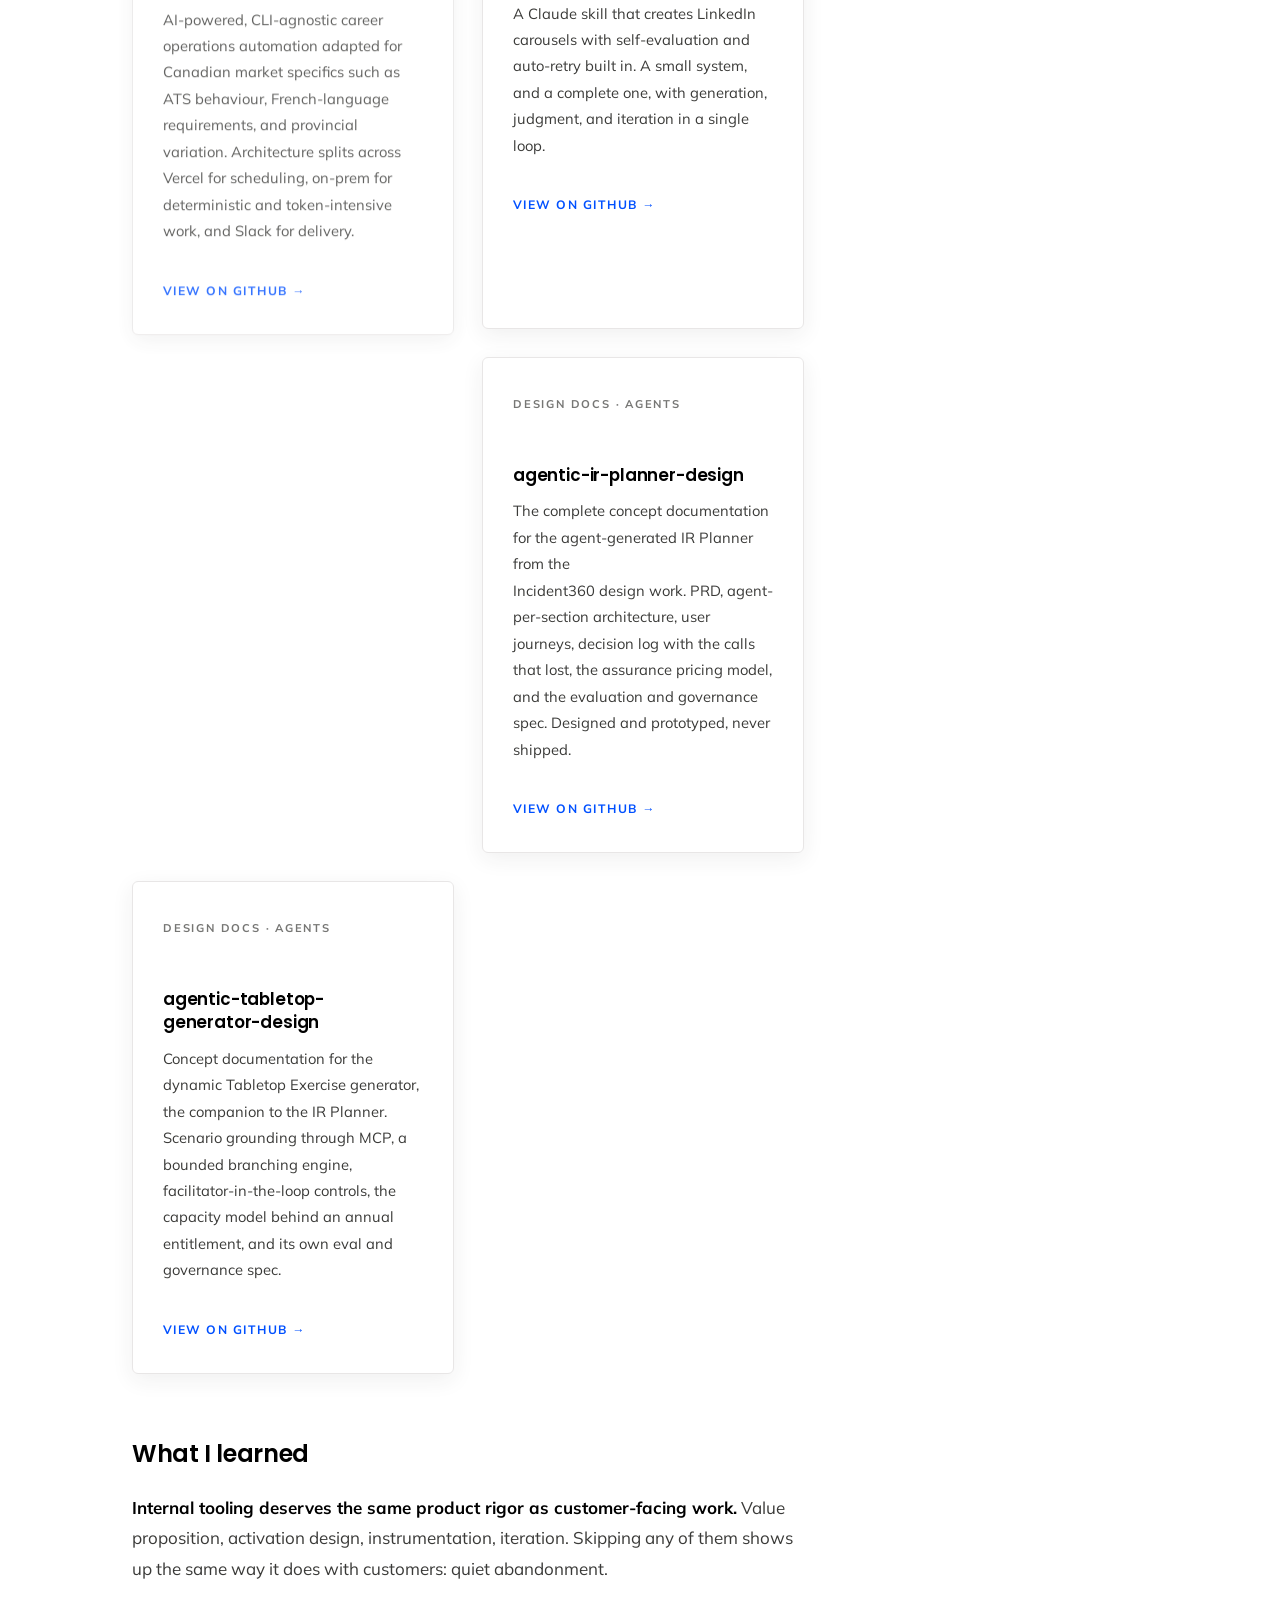
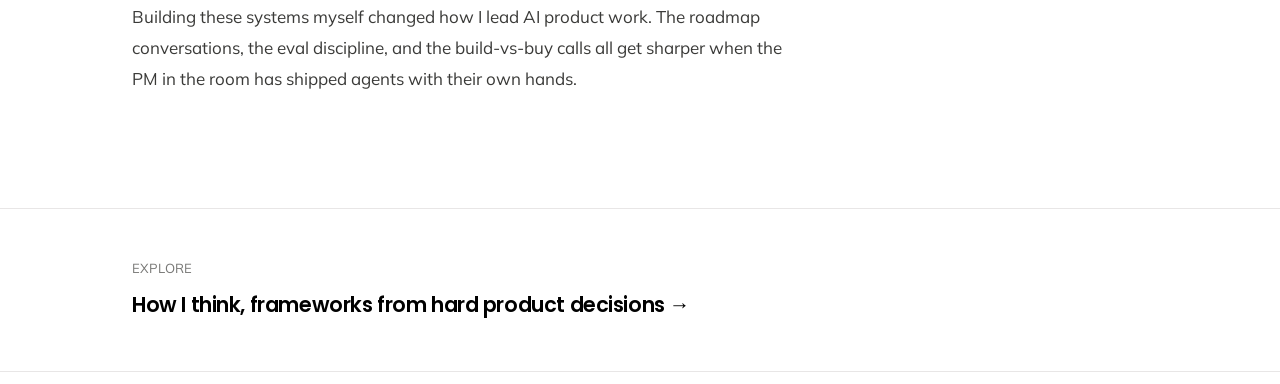
<file: ai-strategy.html>
<!DOCTYPE html>
<html lang="en">
<head>
  <meta charset="UTF-8">
  <meta http-equiv="refresh" content="0; url=ai-operations.html">
  <link rel="canonical" href="ai-operations.html">
  <title>Redirecting · Gwen Darling</title>
</head>
<body>
  <p>This page moved. Continue to <a href="ai-operations.html">AI Operations</a>.</p>
</body>
</html>
</file>
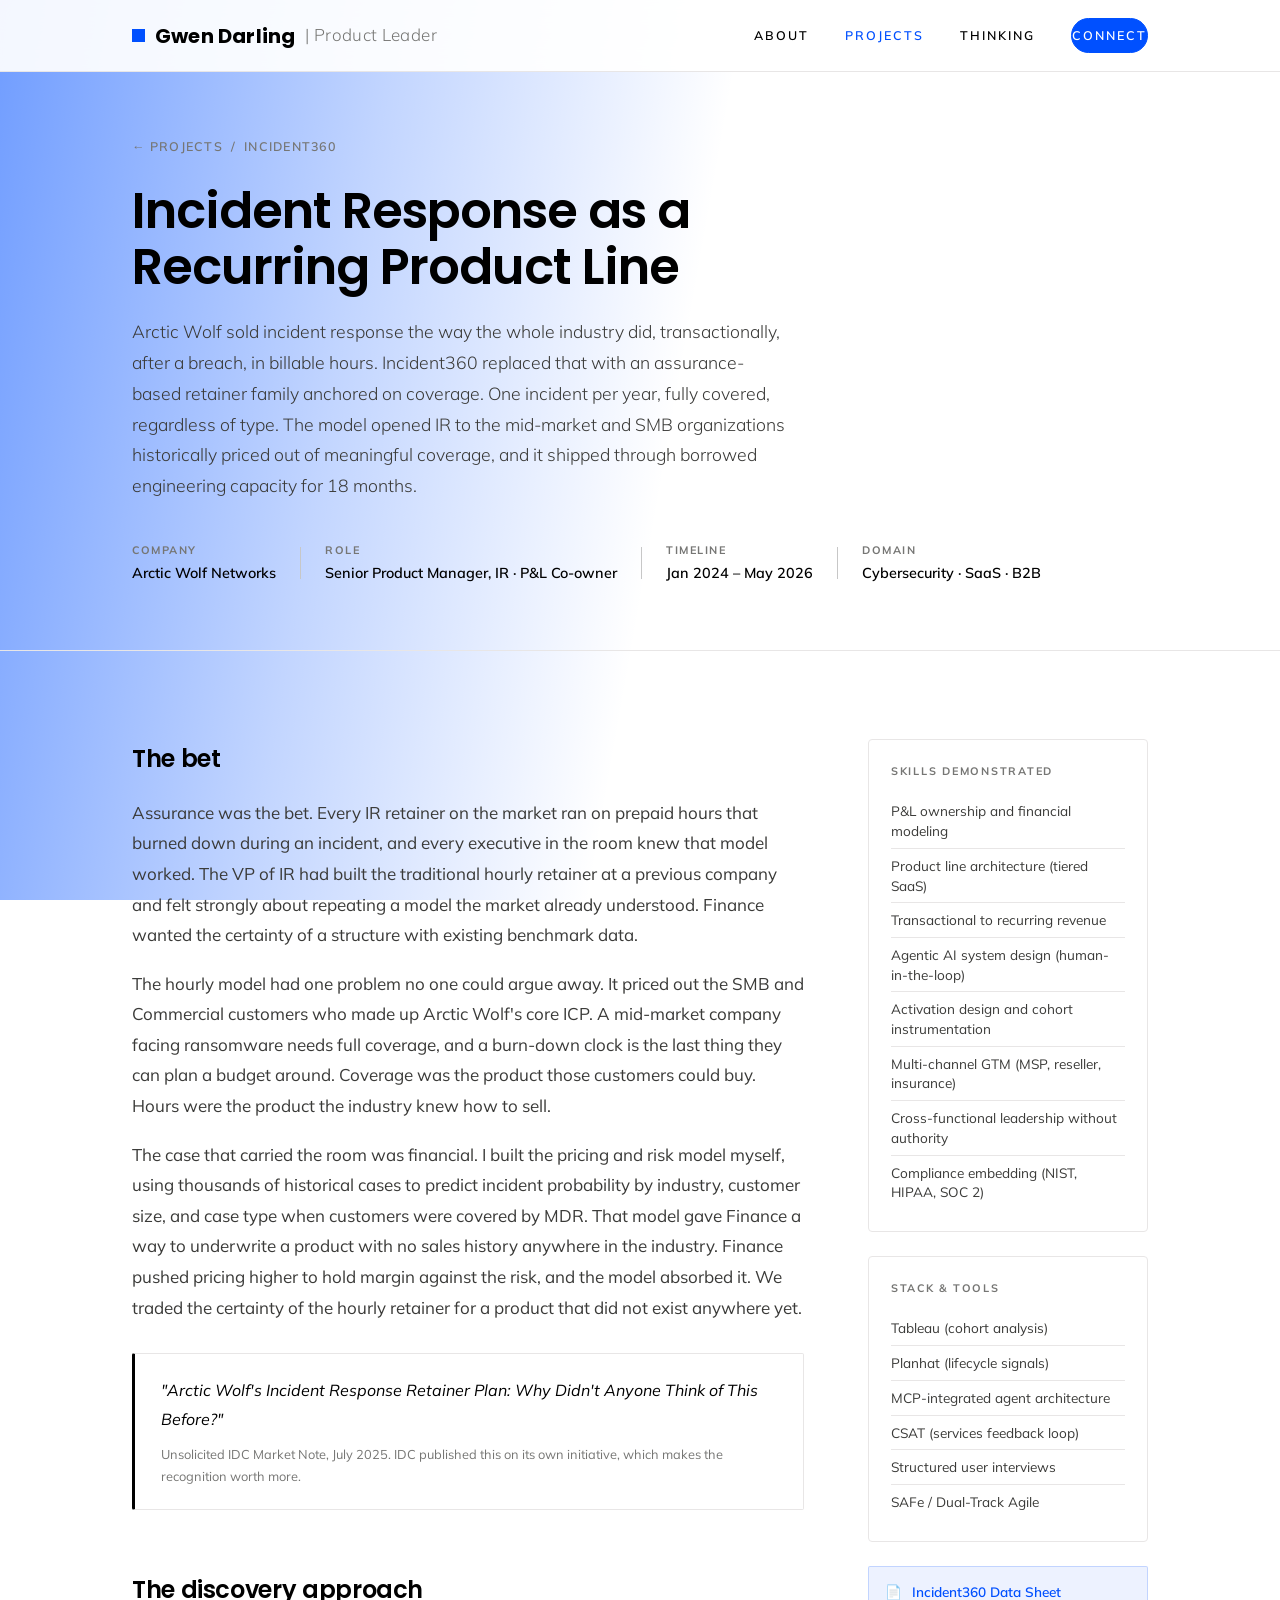
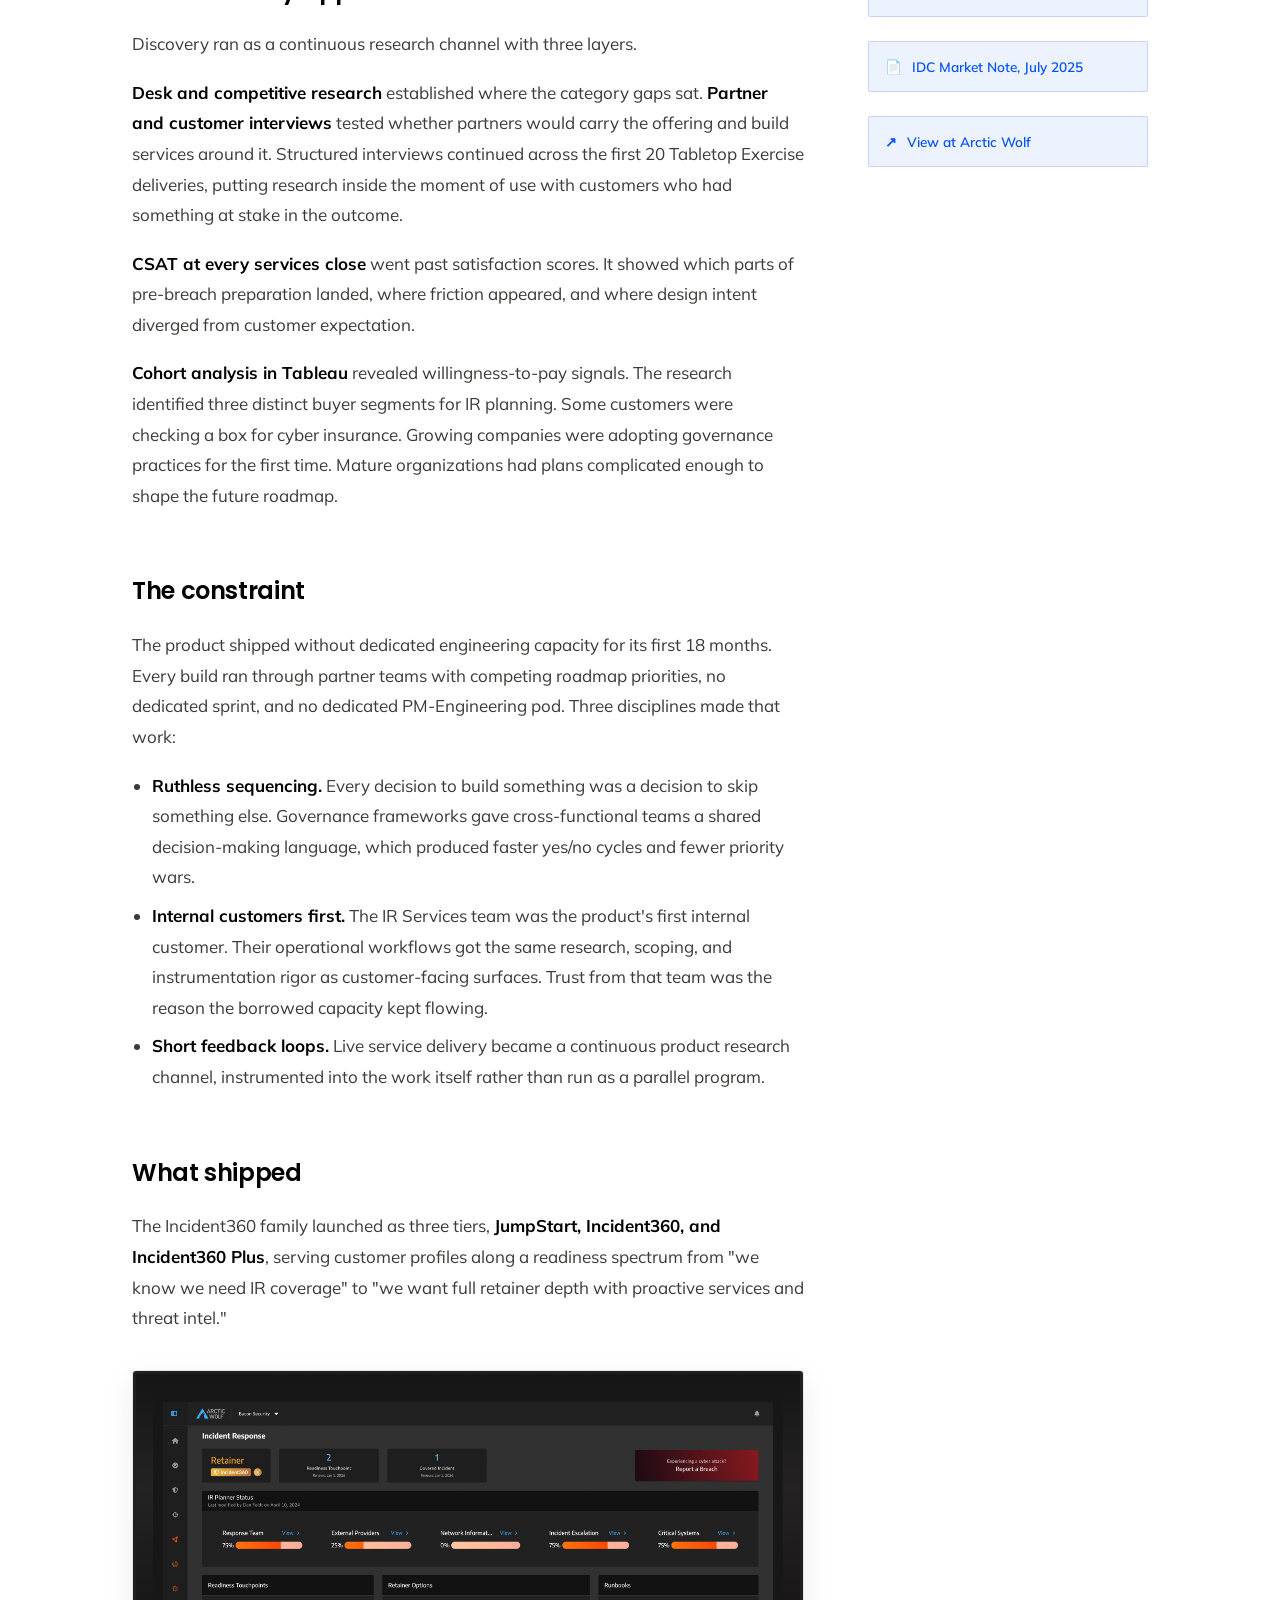
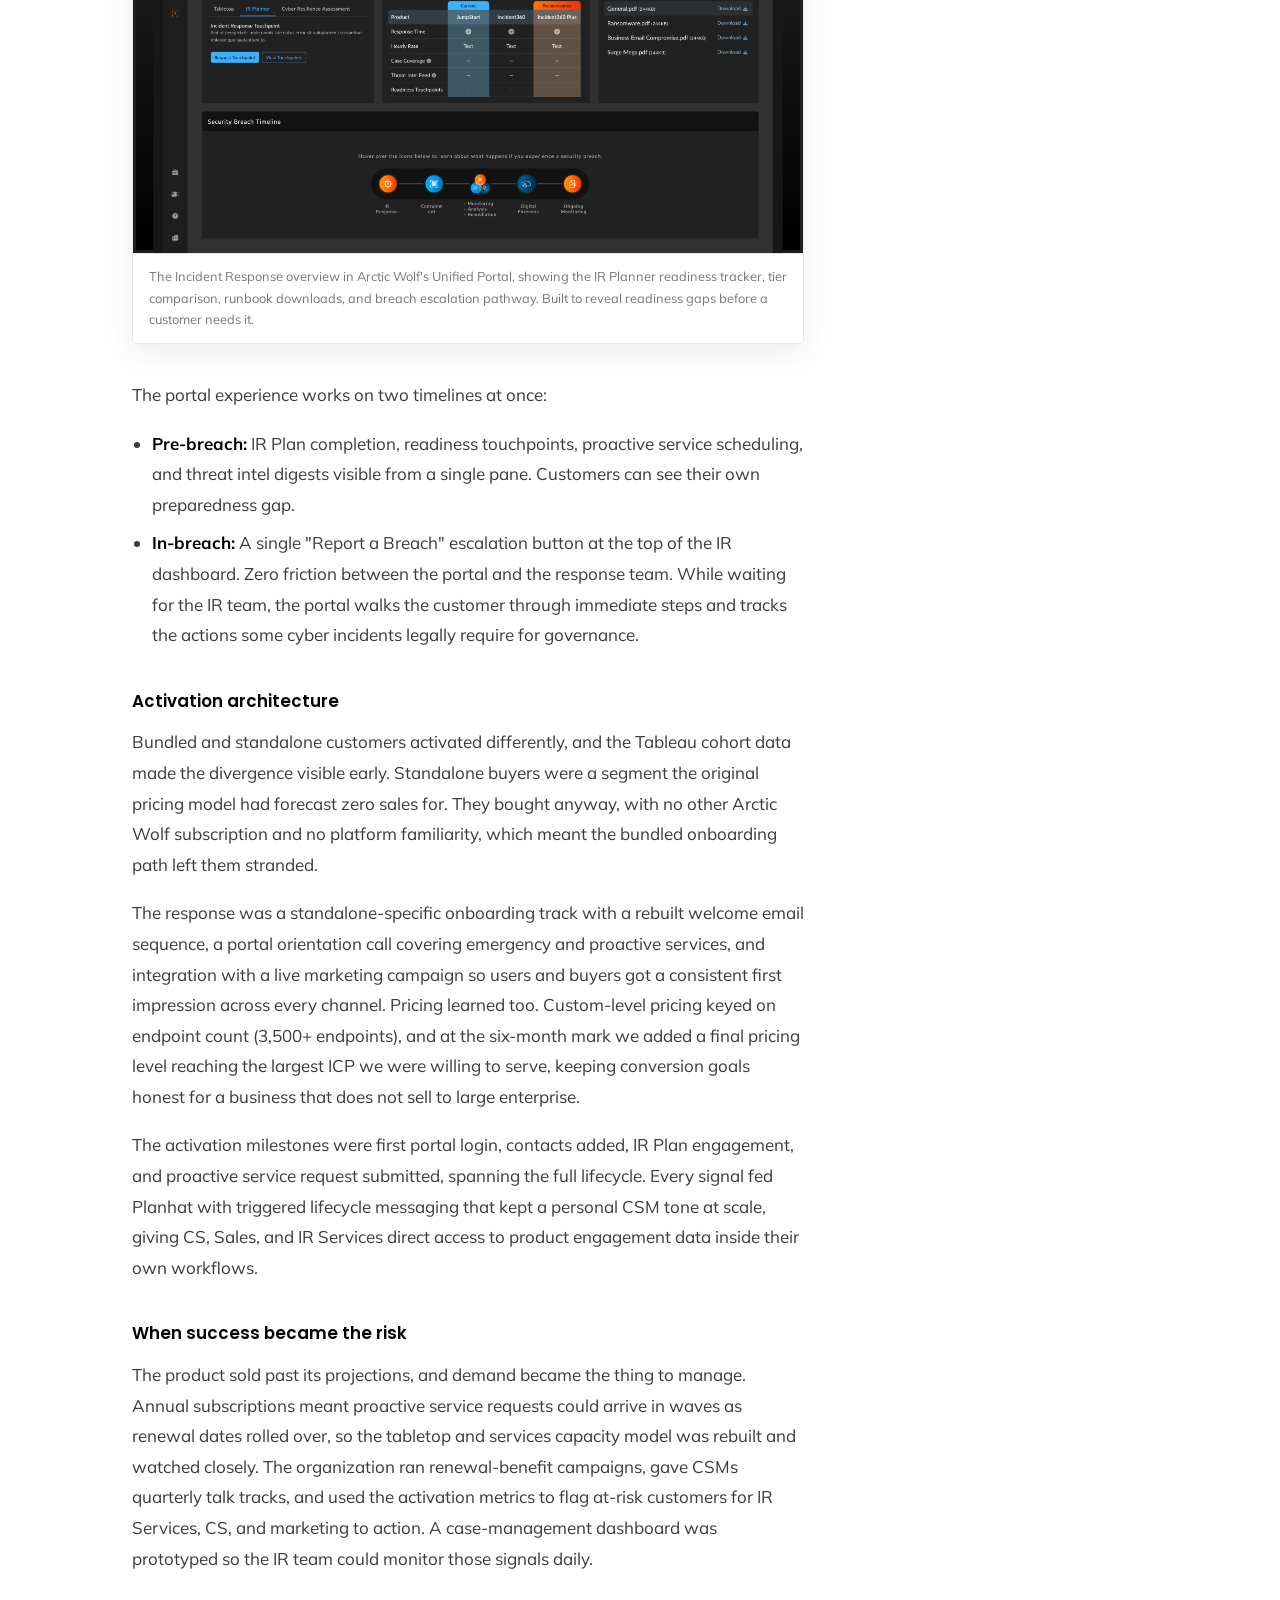
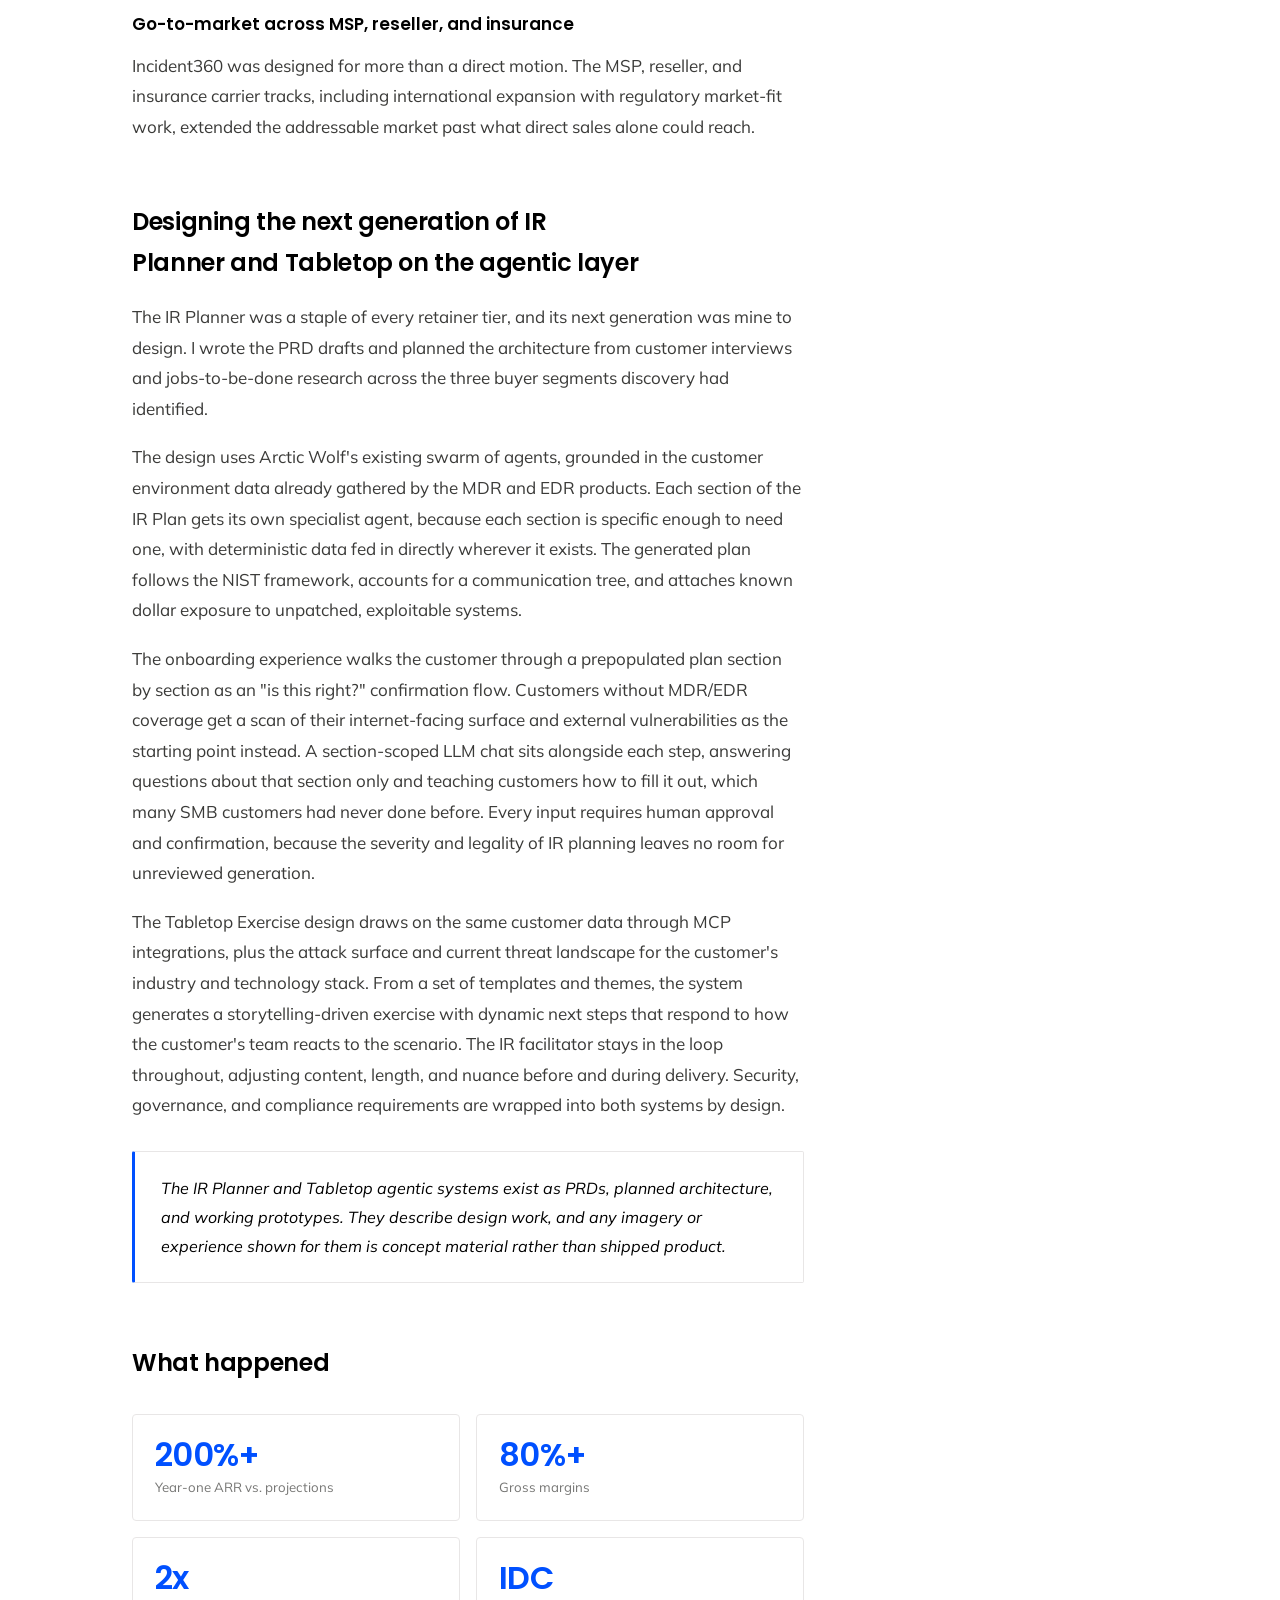
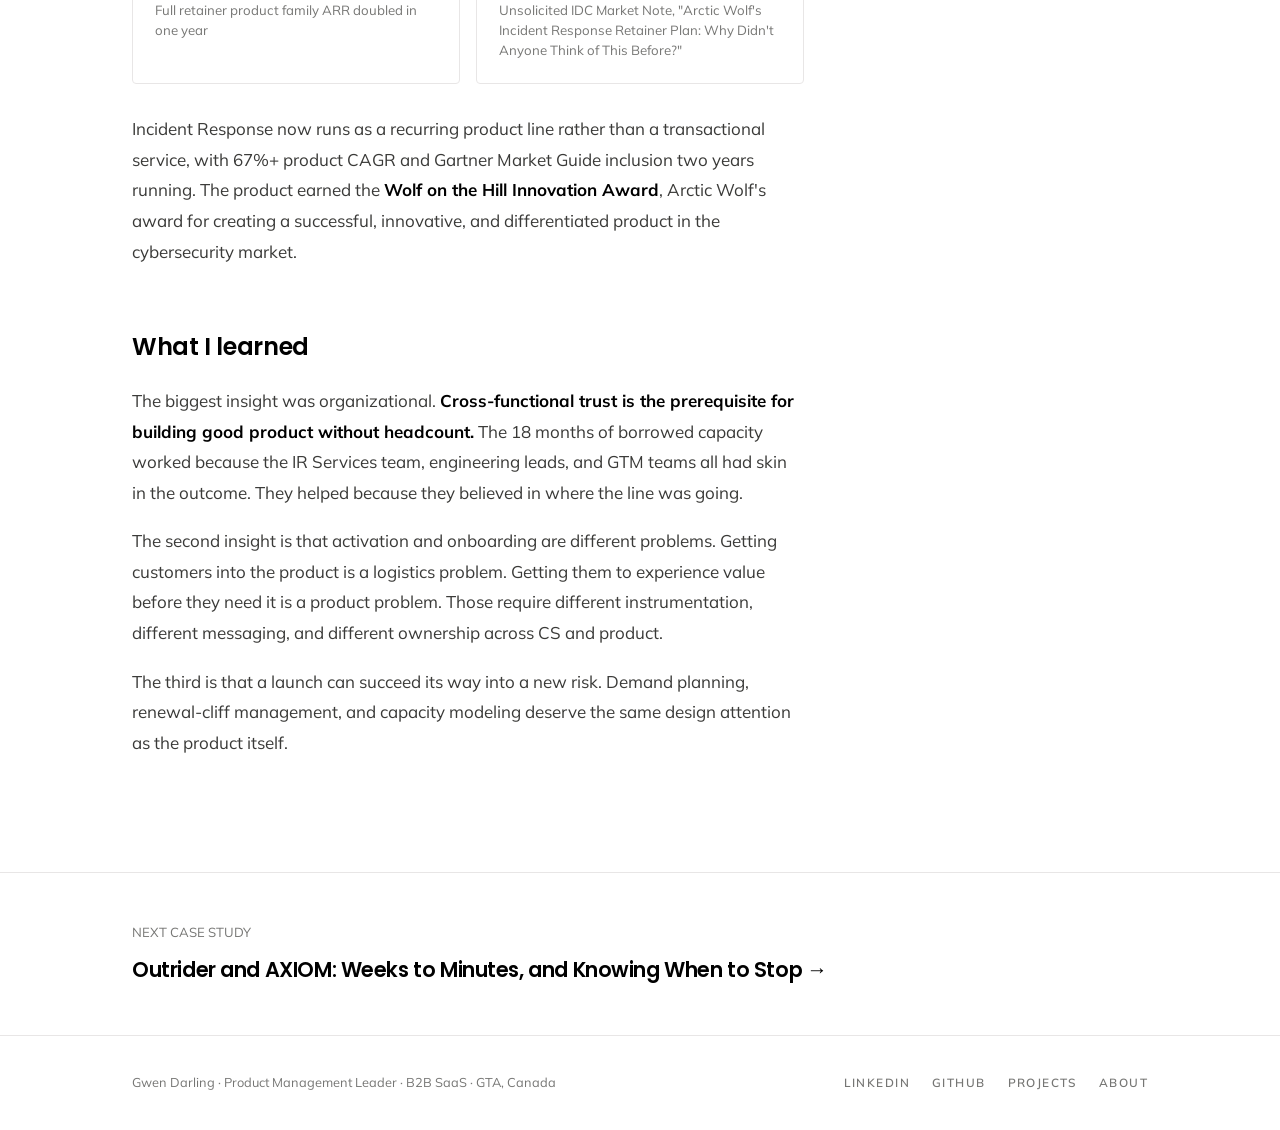
<file: incident360.html>
<!DOCTYPE html>
<html lang="en">
<head>
  <meta charset="UTF-8">
  <meta name="viewport" content="width=device-width, initial-scale=1.0">
  <title>Incident360 · Gwen Darling</title>
  <meta name="description" content="How Arctic Wolf's Incident Response became a recurring product line. An assurance-based retainer no one in the industry had tried, priced on historical case data, and validated by IDC.">
  <link rel="stylesheet" href="css/style.css">
  <link rel="icon" href="data:image/svg+xml,<svg xmlns='http://www.w3.org/2000/svg' viewBox='0 0 100 100'><text y='.9em' font-size='90'>⚡</text></svg>">
</head>
<body>

<nav>
  <div class="container">
    <a href="index.html" class="nav-logo">Gwen Darling <span class="nav-role">| Product Leader</span></a>
    <div class="nav-links">
      <a href="about.html">About</a>
      <a href="work.html">Projects</a>
      <a href="thinking.html">Thinking</a>
      <a href="https://www.linkedin.com/in/gwendarling" target="_blank" rel="noopener" class="nav-cta">Connect</a>
    </div>
    <button class="nav-toggle" aria-label="Toggle navigation">
      <span></span><span></span><span></span>
    </button>
  </div>
</nav>

<main>

  <div class="cs-hero">
    <div class="container">
      <div class="cs-breadcrumb">
        <a href="work.html">← Projects</a>
        <span>/</span>
        <span>Incident360</span>
      </div>
      <h1>Incident Response as a Recurring Product Line</h1>
      <p class="lead">Arctic Wolf sold incident response the way the whole industry did, transactionally, after a breach, in billable hours. Incident360 replaced that with an assurance-based retainer family anchored on coverage. One incident per year, fully covered, regardless of type. The model opened IR to the mid-market and SMB organizations historically priced out of meaningful coverage, and it shipped through borrowed engineering capacity for 18 months.</p>
      <div class="cs-meta">
        <div class="cs-meta-item">
          <span class="label">Company</span>
          <span class="value">Arctic Wolf Networks</span>
        </div>
        <div class="cs-divider"></div>
        <div class="cs-meta-item">
          <span class="label">Role</span>
          <span class="value">Senior Product Manager, IR · P&amp;L Co-owner</span>
        </div>
        <div class="cs-divider"></div>
        <div class="cs-meta-item">
          <span class="label">Timeline</span>
          <span class="value">Jan 2024 – May 2026</span>
        </div>
        <div class="cs-divider"></div>
        <div class="cs-meta-item">
          <span class="label">Domain</span>
          <span class="value">Cybersecurity · SaaS · B2B</span>
        </div>
      </div>
    </div>
  </div>

  <section>
    <div class="container">
      <div class="cs-body">

        <article class="cs-content">

          <h2>The bet</h2>
          <p>Assurance was the bet. Every IR retainer on the market ran on prepaid hours that burned down during an incident, and every executive in the room knew that model worked. The VP of IR had built the traditional hourly retainer at a previous company and felt strongly about repeating a model the market already understood. Finance wanted the certainty of a structure with existing benchmark data.</p>
          <p>The hourly model had one problem no one could argue away. It priced out the SMB and Commercial customers who made up Arctic Wolf's core ICP. A mid-market company facing ransomware needs full coverage, and a burn-down clock is the last thing they can plan a budget around. Coverage was the product those customers could buy. Hours were the product the industry knew how to sell.</p>
          <p>The case that carried the room was financial. I built the pricing and risk model myself, using thousands of historical cases to predict incident probability by industry, customer size, and case type when customers were covered by MDR. That model gave Finance a way to underwrite a product with no sales history anywhere in the industry. Finance pushed pricing higher to hold margin against the risk, and the model absorbed it. We traded the certainty of the hourly retainer for a product that did not exist anywhere yet.</p>

          <div class="cs-callout warm">
            <p>"Arctic Wolf's Incident Response Retainer Plan: Why Didn't Anyone Think of This Before?"</p>
            <span class="source">Unsolicited IDC Market Note, July 2025. IDC published this on its own initiative, which makes the recognition worth more.</span>
          </div>

          <h2>The discovery approach</h2>
          <p>Discovery ran as a continuous research channel with three layers.</p>
          <p><strong>Desk and competitive research</strong> established where the category gaps sat. <strong>Partner and customer interviews</strong> tested whether partners would carry the offering and build services around it. Structured interviews continued across the first 20 Tabletop Exercise deliveries, putting research inside the moment of use with customers who had something at stake in the outcome.</p>
          <p><strong>CSAT at every services close</strong> went past satisfaction scores. It showed which parts of pre-breach preparation landed, where friction appeared, and where design intent diverged from customer expectation.</p>
          <p><strong>Cohort analysis in Tableau</strong> revealed willingness-to-pay signals. The research identified three distinct buyer segments for IR planning. Some customers were checking a box for cyber insurance. Growing companies were adopting governance practices for the first time. Mature organizations had plans complicated enough to shape the future roadmap.</p>

          <h2>The constraint</h2>
          <p>The product shipped without dedicated engineering capacity for its first 18 months. Every build ran through partner teams with competing roadmap priorities, no dedicated sprint, and no dedicated PM-Engineering pod. Three disciplines made that work:</p>
          <ul>
            <li><strong>Ruthless sequencing.</strong> Every decision to build something was a decision to skip something else. Governance frameworks gave cross-functional teams a shared decision-making language, which produced faster yes/no cycles and fewer priority wars.</li>
            <li><strong>Internal customers first.</strong> The IR Services team was the product's first internal customer. Their operational workflows got the same research, scoping, and instrumentation rigor as customer-facing surfaces. Trust from that team was the reason the borrowed capacity kept flowing.</li>
            <li><strong>Short feedback loops.</strong> Live service delivery became a continuous product research channel, instrumented into the work itself rather than run as a parallel program.</li>
          </ul>

          <h2>What shipped</h2>
          <p>The Incident360 family launched as three tiers, <strong>JumpStart, Incident360, and Incident360 Plus</strong>, serving customer profiles along a readiness spectrum from "we know we need IR coverage" to "we want full retainer depth with proactive services and threat intel."</p>

          <figure class="cs-image">
            <img src="images/incident360-portal.png" alt="Incident360 Retainer dashboard in the Arctic Wolf Unified Portal, showing IR planner status, retainer options, readiness touchpoints, and runbooks" loading="lazy">
            <figcaption>The Incident Response overview in Arctic Wolf's Unified Portal, showing the IR Planner readiness tracker, tier comparison, runbook downloads, and breach escalation pathway. Built to reveal readiness gaps before a customer needs it.</figcaption>
          </figure>

          <p>The portal experience works on two timelines at once:</p>
          <ul>
            <li><strong>Pre-breach:</strong> IR Plan completion, readiness touchpoints, proactive service scheduling, and threat intel digests visible from a single pane. Customers can see their own preparedness gap.</li>
            <li><strong>In-breach:</strong> A single "Report a Breach" escalation button at the top of the IR dashboard. Zero friction between the portal and the response team. While waiting for the IR team, the portal walks the customer through immediate steps and tracks the actions some cyber incidents legally require for governance.</li>
          </ul>

          <h3>Activation architecture</h3>
          <p>Bundled and standalone customers activated differently, and the Tableau cohort data made the divergence visible early. Standalone buyers were a segment the original pricing model had forecast zero sales for. They bought anyway, with no other Arctic Wolf subscription and no platform familiarity, which meant the bundled onboarding path left them stranded.</p>
          <p>The response was a standalone-specific onboarding track with a rebuilt welcome email sequence, a portal orientation call covering emergency and proactive services, and integration with a live marketing campaign so users and buyers got a consistent first impression across every channel. Pricing learned too. Custom-level pricing keyed on endpoint count (3,500+ endpoints), and at the six-month mark we added a final pricing level reaching the largest ICP we were willing to serve, keeping conversion goals honest for a business that does not sell to large enterprise.</p>
          <p>The activation milestones were first portal login, contacts added, IR Plan engagement, and proactive service request submitted, spanning the full lifecycle. Every signal fed Planhat with triggered lifecycle messaging that kept a personal CSM tone at scale, giving CS, Sales, and IR Services direct access to product engagement data inside their own workflows.</p>

          <h3>When success became the risk</h3>
          <p>The product sold past its projections, and demand became the thing to manage. Annual subscriptions meant proactive service requests could arrive in waves as renewal dates rolled over, so the tabletop and services capacity model was rebuilt and watched closely. The organization ran renewal-benefit campaigns, gave CSMs quarterly talk tracks, and used the activation metrics to flag at-risk customers for IR Services, CS, and marketing to action. A case-management dashboard was prototyped so the IR team could monitor those signals daily.</p>

          <h3>Go-to-market across MSP, reseller, and insurance</h3>
          <p>Incident360 was designed for more than a direct motion. The MSP, reseller, and insurance carrier tracks, including international expansion with regulatory market-fit work, extended the addressable market past what direct sales alone could reach.</p>

          <h2>Designing the next generation of IR Planner and Tabletop on the agentic layer</h2>
          <p>The IR Planner was a staple of every retainer tier, and its next generation was mine to design. I wrote the PRD drafts and planned the architecture from customer interviews and jobs-to-be-done research across the three buyer segments discovery had identified.</p>
          <p>The design uses Arctic Wolf's existing swarm of agents, grounded in the customer environment data already gathered by the MDR and EDR products. Each section of the IR Plan gets its own specialist agent, because each section is specific enough to need one, with deterministic data fed in directly wherever it exists. The generated plan follows the NIST framework, accounts for a communication tree, and attaches known dollar exposure to unpatched, exploitable systems.</p>
          <p>The onboarding experience walks the customer through a prepopulated plan section by section as an "is this right?" confirmation flow. Customers without MDR/EDR coverage get a scan of their internet-facing surface and external vulnerabilities as the starting point instead. A section-scoped LLM chat sits alongside each step, answering questions about that section only and teaching customers how to fill it out, which many SMB customers had never done before. Every input requires human approval and confirmation, because the severity and legality of IR planning leaves no room for unreviewed generation.</p>
          <p>The Tabletop Exercise design draws on the same customer data through MCP integrations, plus the attack surface and current threat landscape for the customer's industry and technology stack. From a set of templates and themes, the system generates a storytelling-driven exercise with dynamic next steps that respond to how the customer's team reacts to the scenario. The IR facilitator stays in the loop throughout, adjusting content, length, and nuance before and during delivery. Security, governance, and compliance requirements are wrapped into both systems by design.</p>

          <div class="cs-callout">
            <p>The IR Planner and Tabletop agentic systems exist as PRDs, planned architecture, and working prototypes. They describe design work, and any imagery or experience shown for them is concept material rather than shipped product.</p>
          </div>

          <h2>What happened</h2>

          <div class="outcomes-grid">
            <div class="outcome-card">
              <div class="outcome-value">200%+</div>
              <div class="outcome-label">Year-one ARR vs. projections</div>
            </div>
            <div class="outcome-card">
              <div class="outcome-value">80%+</div>
              <div class="outcome-label">Gross margins</div>
            </div>
            <div class="outcome-card">
              <div class="outcome-value">2x</div>
              <div class="outcome-label">Full retainer product family ARR doubled in one year</div>
            </div>
            <div class="outcome-card">
              <div class="outcome-value">IDC</div>
              <div class="outcome-label">Unsolicited IDC Market Note, "Arctic Wolf's Incident Response Retainer Plan: Why Didn't Anyone Think of This Before?"</div>
            </div>
          </div>

          <p>Incident Response now runs as a recurring product line rather than a transactional service, with 67%+ product CAGR and Gartner Market Guide inclusion two years running. The product earned the <strong>Wolf on the Hill Innovation Award</strong>, Arctic Wolf's award for creating a successful, innovative, and differentiated product in the cybersecurity market.</p>

          <h2>What I learned</h2>
          <p>The biggest insight was organizational. <strong>Cross-functional trust is the prerequisite for building good product without headcount.</strong> The 18 months of borrowed capacity worked because the IR Services team, engineering leads, and GTM teams all had skin in the outcome. They helped because they believed in where the line was going.</p>
          <p>The second insight is that activation and onboarding are different problems. Getting customers into the product is a logistics problem. Getting them to experience value before they need it is a product problem. Those require different instrumentation, different messaging, and different ownership across CS and product.</p>
          <p>The third is that a launch can succeed its way into a new risk. Demand planning, renewal-cliff management, and capacity modeling deserve the same design attention as the product itself.</p>

        </article>

        <aside class="cs-sidebar">
          <div class="sidebar-card">
            <h4>Skills demonstrated</h4>
            <ul>
              <li>P&amp;L ownership and financial modeling</li>
              <li>Product line architecture (tiered SaaS)</li>
              <li>Transactional to recurring revenue</li>
              <li>Agentic AI system design (human-in-the-loop)</li>
              <li>Activation design and cohort instrumentation</li>
              <li>Multi-channel GTM (MSP, reseller, insurance)</li>
              <li>Cross-functional leadership without authority</li>
              <li>Compliance embedding (NIST, HIPAA, SOC 2)</li>
            </ul>
          </div>
          <div class="sidebar-card">
            <h4>Stack &amp; tools</h4>
            <ul>
              <li>Tableau (cohort analysis)</li>
              <li>Planhat (lifecycle signals)</li>
              <li>MCP-integrated agent architecture</li>
              <li>CSAT (services feedback loop)</li>
              <li>Structured user interviews</li>
              <li>SAFe / Dual-Track Agile</li>
            </ul>
          </div>
          <a href="downloads/incident360-retainer.pdf" class="sidebar-download" target="_blank">
            <span>📄</span> Incident360 Data Sheet
          </a>
          <a href="downloads/IDC-Arctic-Wolf-IR-Retainer-2025.pdf" class="sidebar-download" target="_blank">
            <span>📄</span> IDC Market Note, July 2025
          </a>
          <a href="https://arcticwolf.com/solutions/incident-response-retainer/" class="sidebar-download" target="_blank" rel="noopener">
            <span>↗</span> View at Arctic Wolf
          </a>
        </aside>

      </div>
    </div>
  </section>

  <!-- Next case study -->
  <section style="border-top: 1px solid var(--border); padding: 48px 0;">
    <div class="container">
      <p class="text-dim" style="font-size: 0.82rem; margin-bottom: 8px;">NEXT CASE STUDY</p>
      <a href="outrider.html" style="font-family: var(--font-display); font-size: 1.3rem; font-weight: 600; color: var(--text-bright); letter-spacing: -0.02em;">
        Outrider and AXIOM: Weeks to Minutes, and Knowing When to Stop →
      </a>
    </div>
  </section>

</main>

<footer>
  <div class="container">
    <div class="footer-inner">
      <span class="footer-copy">Gwen Darling · Product Management Leader · B2B SaaS · GTA, Canada</span>
      <div class="footer-links">
        <a href="https://www.linkedin.com/in/gwendarling" target="_blank" rel="noopener">LinkedIn</a>
        <a href="https://github.com/GwnDrlng" target="_blank" rel="noopener">GitHub</a>
        <a href="work.html">Projects</a>
        <a href="about.html">About</a>
      </div>
    </div>
  </div>
</footer>

<script src="js/main.js"></script>
</body>
</html>
</file>
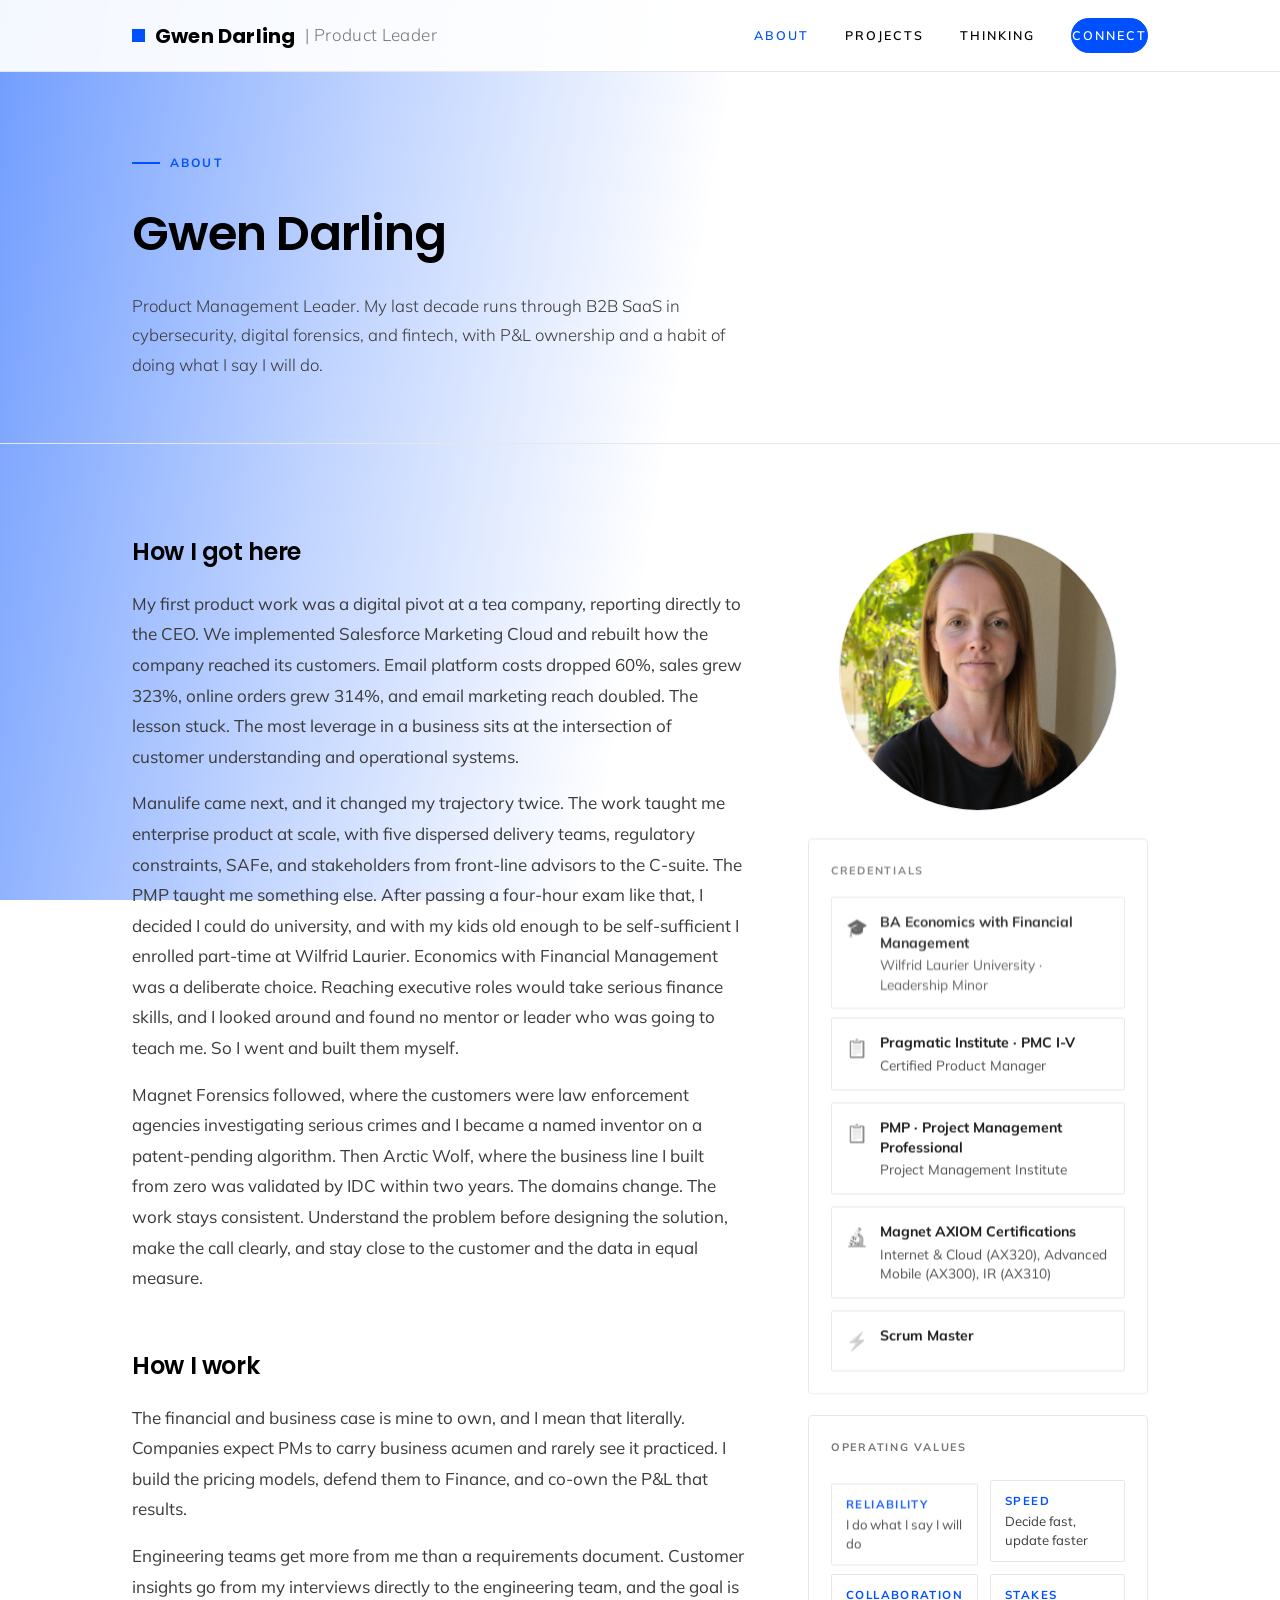
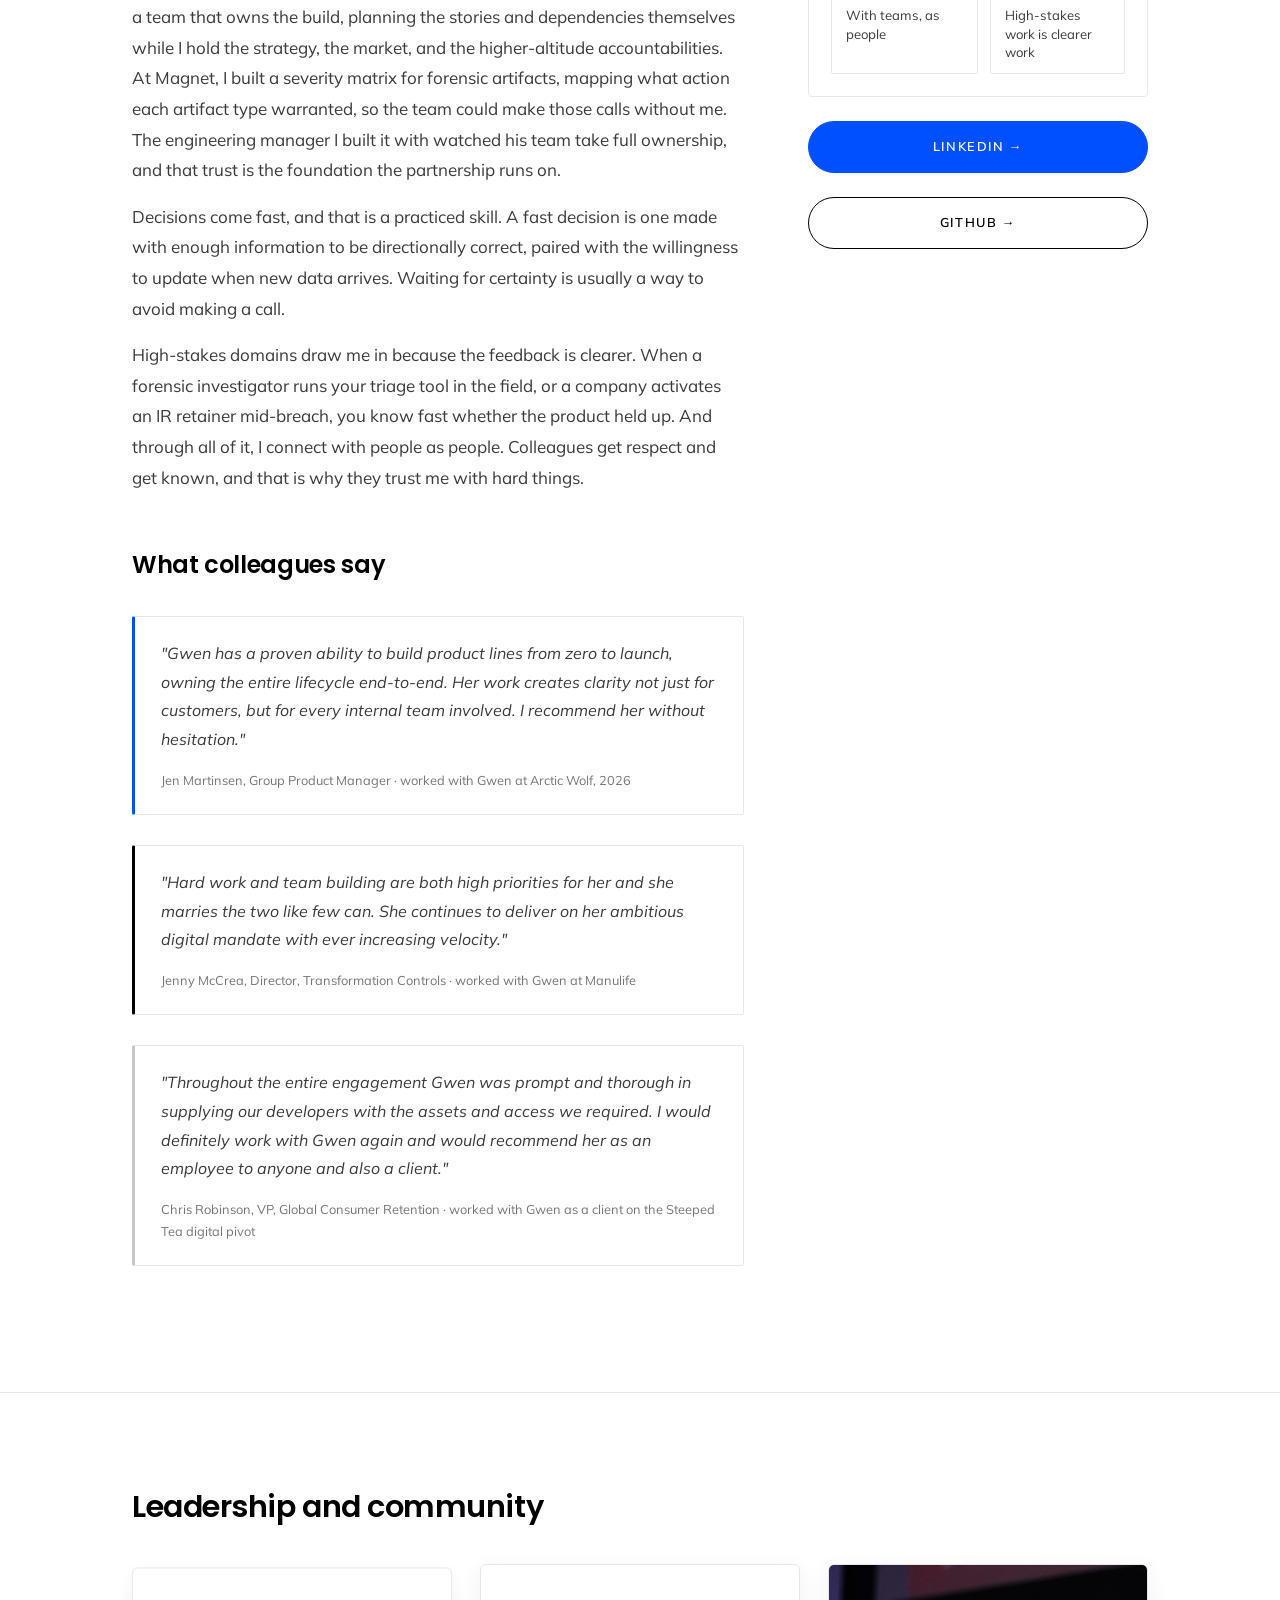
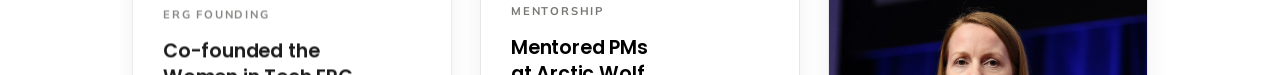
<file: leadership.html>
<!DOCTYPE html>
<html lang="en">
<head>
  <meta charset="UTF-8">
  <meta http-equiv="refresh" content="0; url=about.html">
  <link rel="canonical" href="about.html">
  <title>Redirecting · Gwen Darling</title>
</head>
<body>
  <p>The Leadership page moved. Continue to <a href="about.html">About</a>.</p>
</body>
</html>
</file>
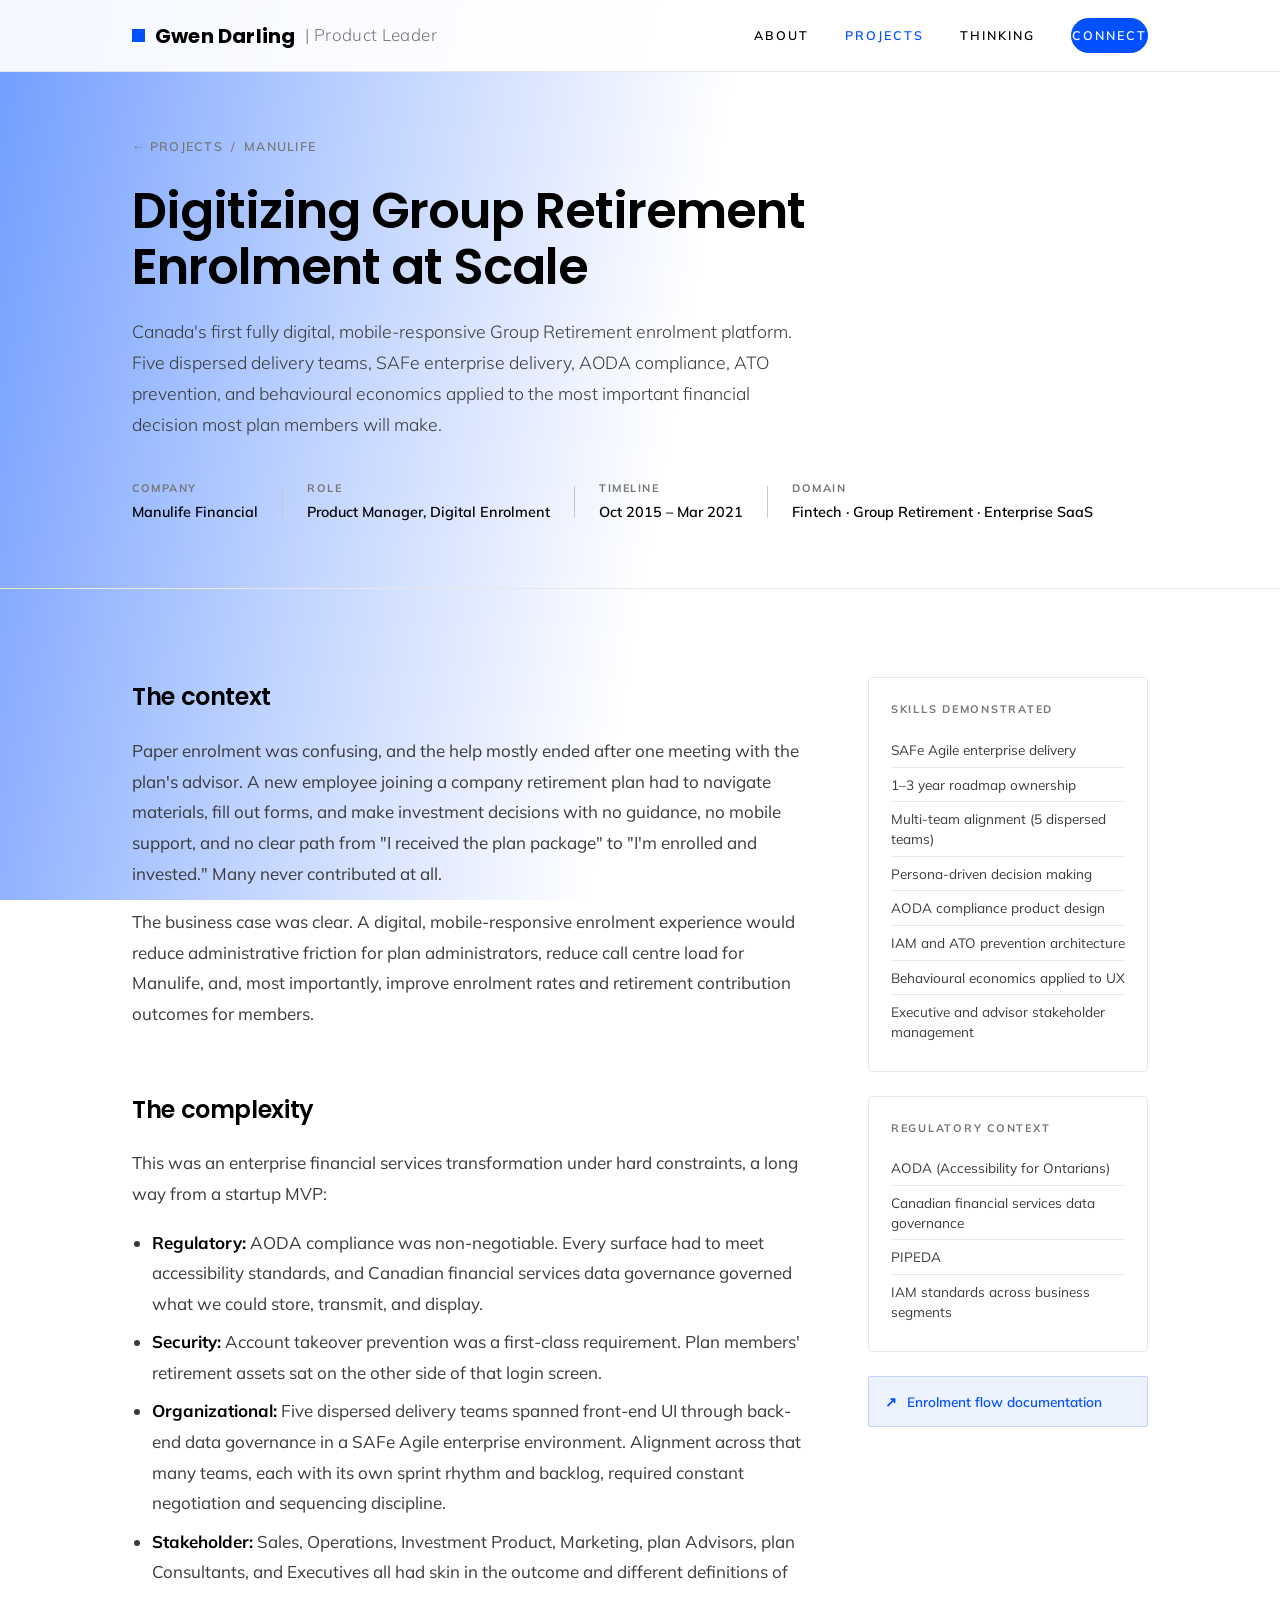
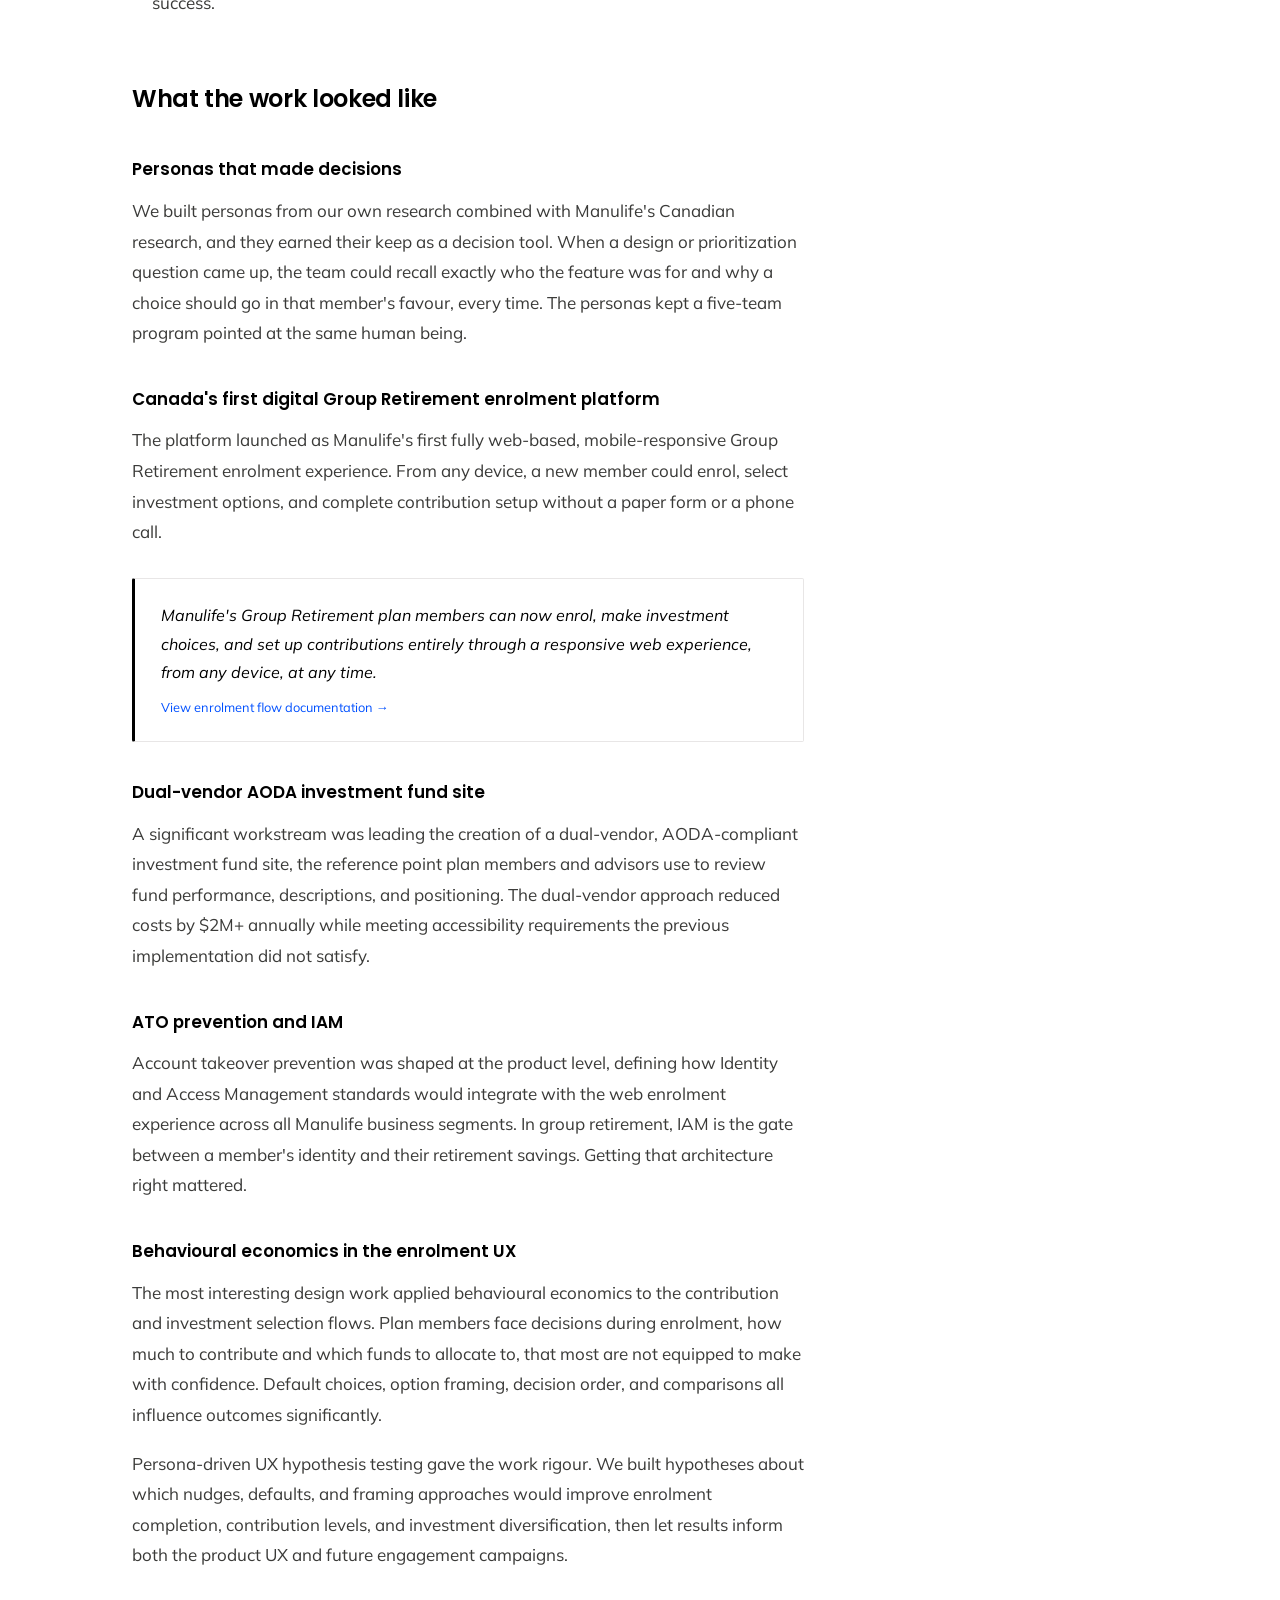
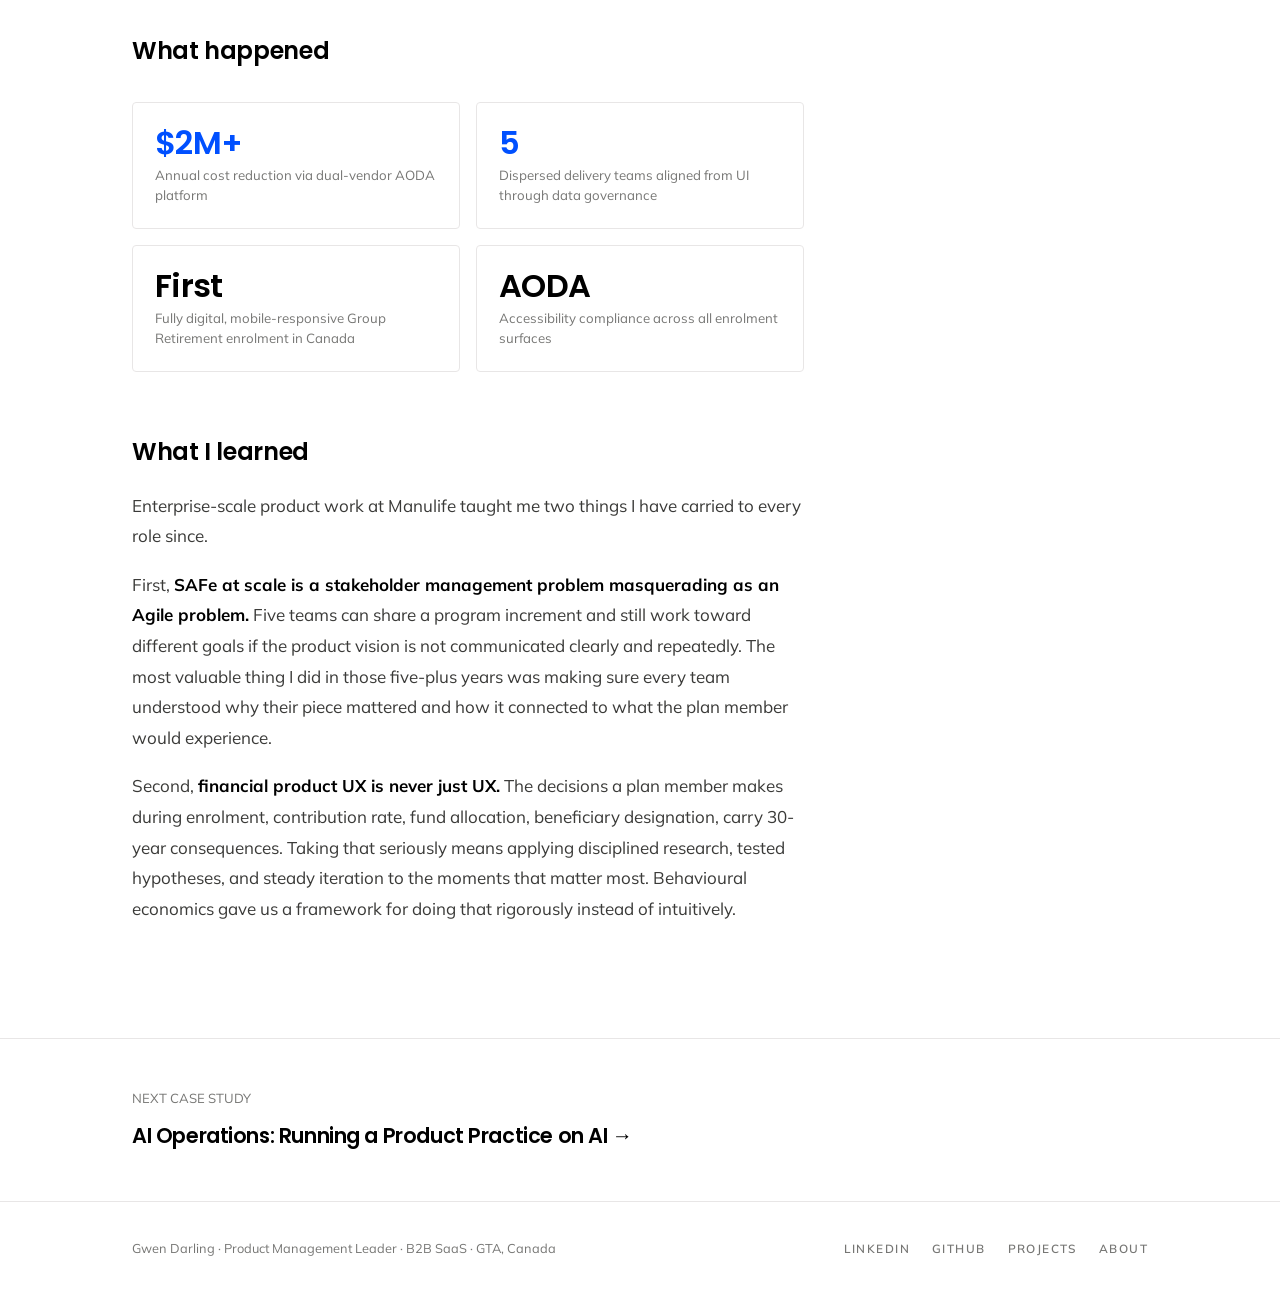
<file: manulife.html>
<!DOCTYPE html>
<html lang="en">
<head>
  <meta charset="UTF-8">
  <meta name="viewport" content="width=device-width, initial-scale=1.0">
  <title>Manulife Digital Enrolment · Gwen Darling</title>
  <meta name="description" content="Canada's first web-based Group Retirement enrolment platform, launched at Manulife across five delivery teams from front-end UI to data governance.">
  <link rel="stylesheet" href="css/style.css">
  <link rel="icon" href="data:image/svg+xml,<svg xmlns='http://www.w3.org/2000/svg' viewBox='0 0 100 100'><text y='.9em' font-size='90'>⚡</text></svg>">
</head>
<body>

<nav>
  <div class="container">
    <a href="index.html" class="nav-logo">Gwen Darling <span class="nav-role">| Product Leader</span></a>
    <div class="nav-links">
      <a href="about.html">About</a>
      <a href="work.html">Projects</a>
      <a href="thinking.html">Thinking</a>
      <a href="https://www.linkedin.com/in/gwendarling" target="_blank" rel="noopener" class="nav-cta">Connect</a>
    </div>
    <button class="nav-toggle" aria-label="Toggle navigation">
      <span></span><span></span><span></span>
    </button>
  </div>
</nav>

<main>

  <div class="cs-hero">
    <div class="container">
      <div class="cs-breadcrumb">
        <a href="work.html">← Projects</a>
        <span>/</span>
        <span>Manulife</span>
      </div>
      <h1>Digitizing Group Retirement Enrolment at Scale</h1>
      <p class="lead">Canada's first fully digital, mobile-responsive Group Retirement enrolment platform. Five dispersed delivery teams, SAFe enterprise delivery, AODA compliance, ATO prevention, and behavioural economics applied to the most important financial decision most plan members will make.</p>
      <div class="cs-meta">
        <div class="cs-meta-item">
          <span class="label">Company</span>
          <span class="value">Manulife Financial</span>
        </div>
        <div class="cs-divider"></div>
        <div class="cs-meta-item">
          <span class="label">Role</span>
          <span class="value">Product Manager, Digital Enrolment</span>
        </div>
        <div class="cs-divider"></div>
        <div class="cs-meta-item">
          <span class="label">Timeline</span>
          <span class="value">Oct 2015 – Mar 2021</span>
        </div>
        <div class="cs-divider"></div>
        <div class="cs-meta-item">
          <span class="label">Domain</span>
          <span class="value">Fintech · Group Retirement · Enterprise SaaS</span>
        </div>
      </div>
    </div>
  </div>

  <section>
    <div class="container">
      <div class="cs-body">

        <article class="cs-content">

          <h2>The context</h2>
          <p>Paper enrolment was confusing, and the help mostly ended after one meeting with the plan's advisor. A new employee joining a company retirement plan had to navigate materials, fill out forms, and make investment decisions with no guidance, no mobile support, and no clear path from "I received the plan package" to "I'm enrolled and invested." Many never contributed at all.</p>
          <p>The business case was clear. A digital, mobile-responsive enrolment experience would reduce administrative friction for plan administrators, reduce call centre load for Manulife, and, most importantly, improve enrolment rates and retirement contribution outcomes for members.</p>

          <h2>The complexity</h2>
          <p>This was an enterprise financial services transformation under hard constraints, a long way from a startup MVP:</p>
          <ul>
            <li><strong>Regulatory:</strong> AODA compliance was non-negotiable. Every surface had to meet accessibility standards, and Canadian financial services data governance governed what we could store, transmit, and display.</li>
            <li><strong>Security:</strong> Account takeover prevention was a first-class requirement. Plan members' retirement assets sat on the other side of that login screen.</li>
            <li><strong>Organizational:</strong> Five dispersed delivery teams spanned front-end UI through back-end data governance in a SAFe Agile enterprise environment. Alignment across that many teams, each with its own sprint rhythm and backlog, required constant negotiation and sequencing discipline.</li>
            <li><strong>Stakeholder:</strong> Sales, Operations, Investment Product, Marketing, plan Advisors, plan Consultants, and Executives all had skin in the outcome and different definitions of success.</li>
          </ul>

          <h2>What the work looked like</h2>

          <h3>Personas that made decisions</h3>
          <p>We built personas from our own research combined with Manulife's Canadian research, and they earned their keep as a decision tool. When a design or prioritization question came up, the team could recall exactly who the feature was for and why a choice should go in that member's favour, every time. The personas kept a five-team program pointed at the same human being.</p>

          <h3>Canada's first digital Group Retirement enrolment platform</h3>
          <p>The platform launched as Manulife's first fully web-based, mobile-responsive Group Retirement enrolment experience. From any device, a new member could enrol, select investment options, and complete contribution setup without a paper form or a phone call.</p>

          <div class="cs-callout warm">
            <p>Manulife's Group Retirement plan members can now enrol, make investment choices, and set up contributions entirely through a responsive web experience, from any device, at any time.</p>
            <span class="source">
              <a href="https://docs.google.com/presentation/d/1Lthki00DD4nesccRn-UNJCVUw41BMC0ebnFJ-ZRoRc0/edit?usp=sharing" target="_blank" rel="noopener">View enrolment flow documentation →</a>
            </span>
          </div>

          <h3>Dual-vendor AODA investment fund site</h3>
          <p>A significant workstream was leading the creation of a dual-vendor, AODA-compliant investment fund site, the reference point plan members and advisors use to review fund performance, descriptions, and positioning. The dual-vendor approach reduced costs by $2M+ annually while meeting accessibility requirements the previous implementation did not satisfy.</p>

          <h3>ATO prevention and IAM</h3>
          <p>Account takeover prevention was shaped at the product level, defining how Identity and Access Management standards would integrate with the web enrolment experience across all Manulife business segments. In group retirement, IAM is the gate between a member's identity and their retirement savings. Getting that architecture right mattered.</p>

          <h3>Behavioural economics in the enrolment UX</h3>
          <p>The most interesting design work applied behavioural economics to the contribution and investment selection flows. Plan members face decisions during enrolment, how much to contribute and which funds to allocate to, that most are not equipped to make with confidence. Default choices, option framing, decision order, and comparisons all influence outcomes significantly.</p>
          <p>Persona-driven UX hypothesis testing gave the work rigour. We built hypotheses about which nudges, defaults, and framing approaches would improve enrolment completion, contribution levels, and investment diversification, then let results inform both the product UX and future engagement campaigns.</p>

          <h2>What happened</h2>

          <div class="outcomes-grid">
            <div class="outcome-card">
              <div class="outcome-value">$2M+</div>
              <div class="outcome-label">Annual cost reduction via dual-vendor AODA platform</div>
            </div>
            <div class="outcome-card">
              <div class="outcome-value">5</div>
              <div class="outcome-label">Dispersed delivery teams aligned from UI through data governance</div>
            </div>
            <div class="outcome-card">
              <div class="outcome-value text-green">First</div>
              <div class="outcome-label">Fully digital, mobile-responsive Group Retirement enrolment in Canada</div>
            </div>
            <div class="outcome-card">
              <div class="outcome-value text-green">AODA</div>
              <div class="outcome-label">Accessibility compliance across all enrolment surfaces</div>
            </div>
          </div>

          <h2>What I learned</h2>
          <p>Enterprise-scale product work at Manulife taught me two things I have carried to every role since.</p>
          <p>First, <strong>SAFe at scale is a stakeholder management problem masquerading as an Agile problem.</strong> Five teams can share a program increment and still work toward different goals if the product vision is not communicated clearly and repeatedly. The most valuable thing I did in those five-plus years was making sure every team understood why their piece mattered and how it connected to what the plan member would experience.</p>
          <p>Second, <strong>financial product UX is never just UX.</strong> The decisions a plan member makes during enrolment, contribution rate, fund allocation, beneficiary designation, carry 30-year consequences. Taking that seriously means applying disciplined research, tested hypotheses, and steady iteration to the moments that matter most. Behavioural economics gave us a framework for doing that rigorously instead of intuitively.</p>

        </article>

        <aside class="cs-sidebar">
          <div class="sidebar-card">
            <h4>Skills demonstrated</h4>
            <ul>
              <li>SAFe Agile enterprise delivery</li>
              <li>1–3 year roadmap ownership</li>
              <li>Multi-team alignment (5 dispersed teams)</li>
              <li>Persona-driven decision making</li>
              <li>AODA compliance product design</li>
              <li>IAM and ATO prevention architecture</li>
              <li>Behavioural economics applied to UX</li>
              <li>Executive and advisor stakeholder management</li>
            </ul>
          </div>
          <div class="sidebar-card">
            <h4>Regulatory context</h4>
            <ul>
              <li>AODA (Accessibility for Ontarians)</li>
              <li>Canadian financial services data governance</li>
              <li>PIPEDA</li>
              <li>IAM standards across business segments</li>
            </ul>
          </div>
          <a href="https://docs.google.com/presentation/d/1Lthki00DD4nesccRn-UNJCVUw41BMC0ebnFJ-ZRoRc0/edit?usp=sharing" class="sidebar-download" target="_blank" rel="noopener">
            <span>↗</span> Enrolment flow documentation
          </a>
        </aside>

      </div>
    </div>
  </section>

  <section style="border-top: 1px solid var(--border); padding: 48px 0;">
    <div class="container">
      <p class="text-dim" style="font-size: 0.82rem; margin-bottom: 8px;">NEXT CASE STUDY</p>
      <a href="ai-operations.html" style="font-family: var(--font-display); font-size: 1.3rem; font-weight: 600; color: var(--text-bright); letter-spacing: -0.02em;">
        AI Operations: Running a Product Practice on AI →
      </a>
    </div>
  </section>

</main>

<footer>
  <div class="container">
    <div class="footer-inner">
      <span class="footer-copy">Gwen Darling · Product Management Leader · B2B SaaS · GTA, Canada</span>
      <div class="footer-links">
        <a href="https://www.linkedin.com/in/gwendarling" target="_blank" rel="noopener">LinkedIn</a>
        <a href="https://github.com/GwnDrlng" target="_blank" rel="noopener">GitHub</a>
        <a href="work.html">Projects</a>
        <a href="about.html">About</a>
      </div>
    </div>
  </div>
</footer>

<script src="js/main.js"></script>
</body>
</html>
</file>
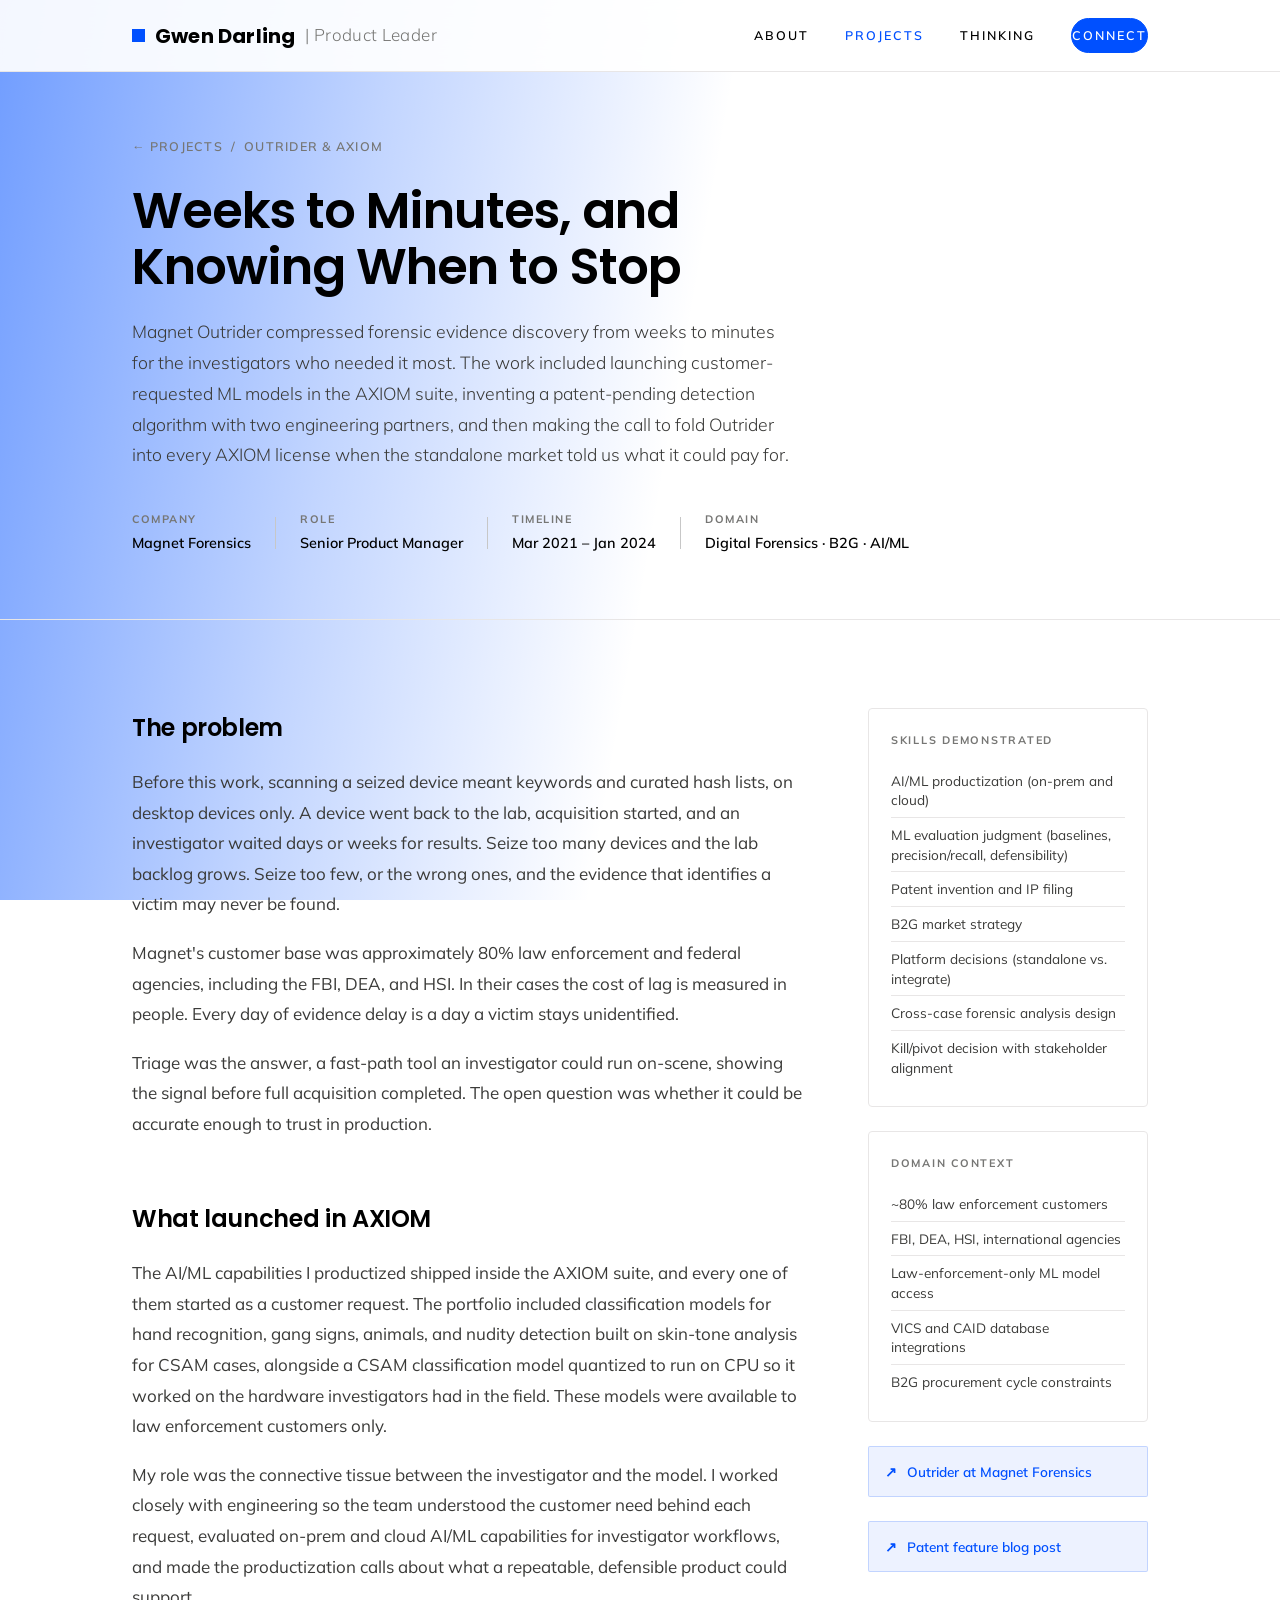
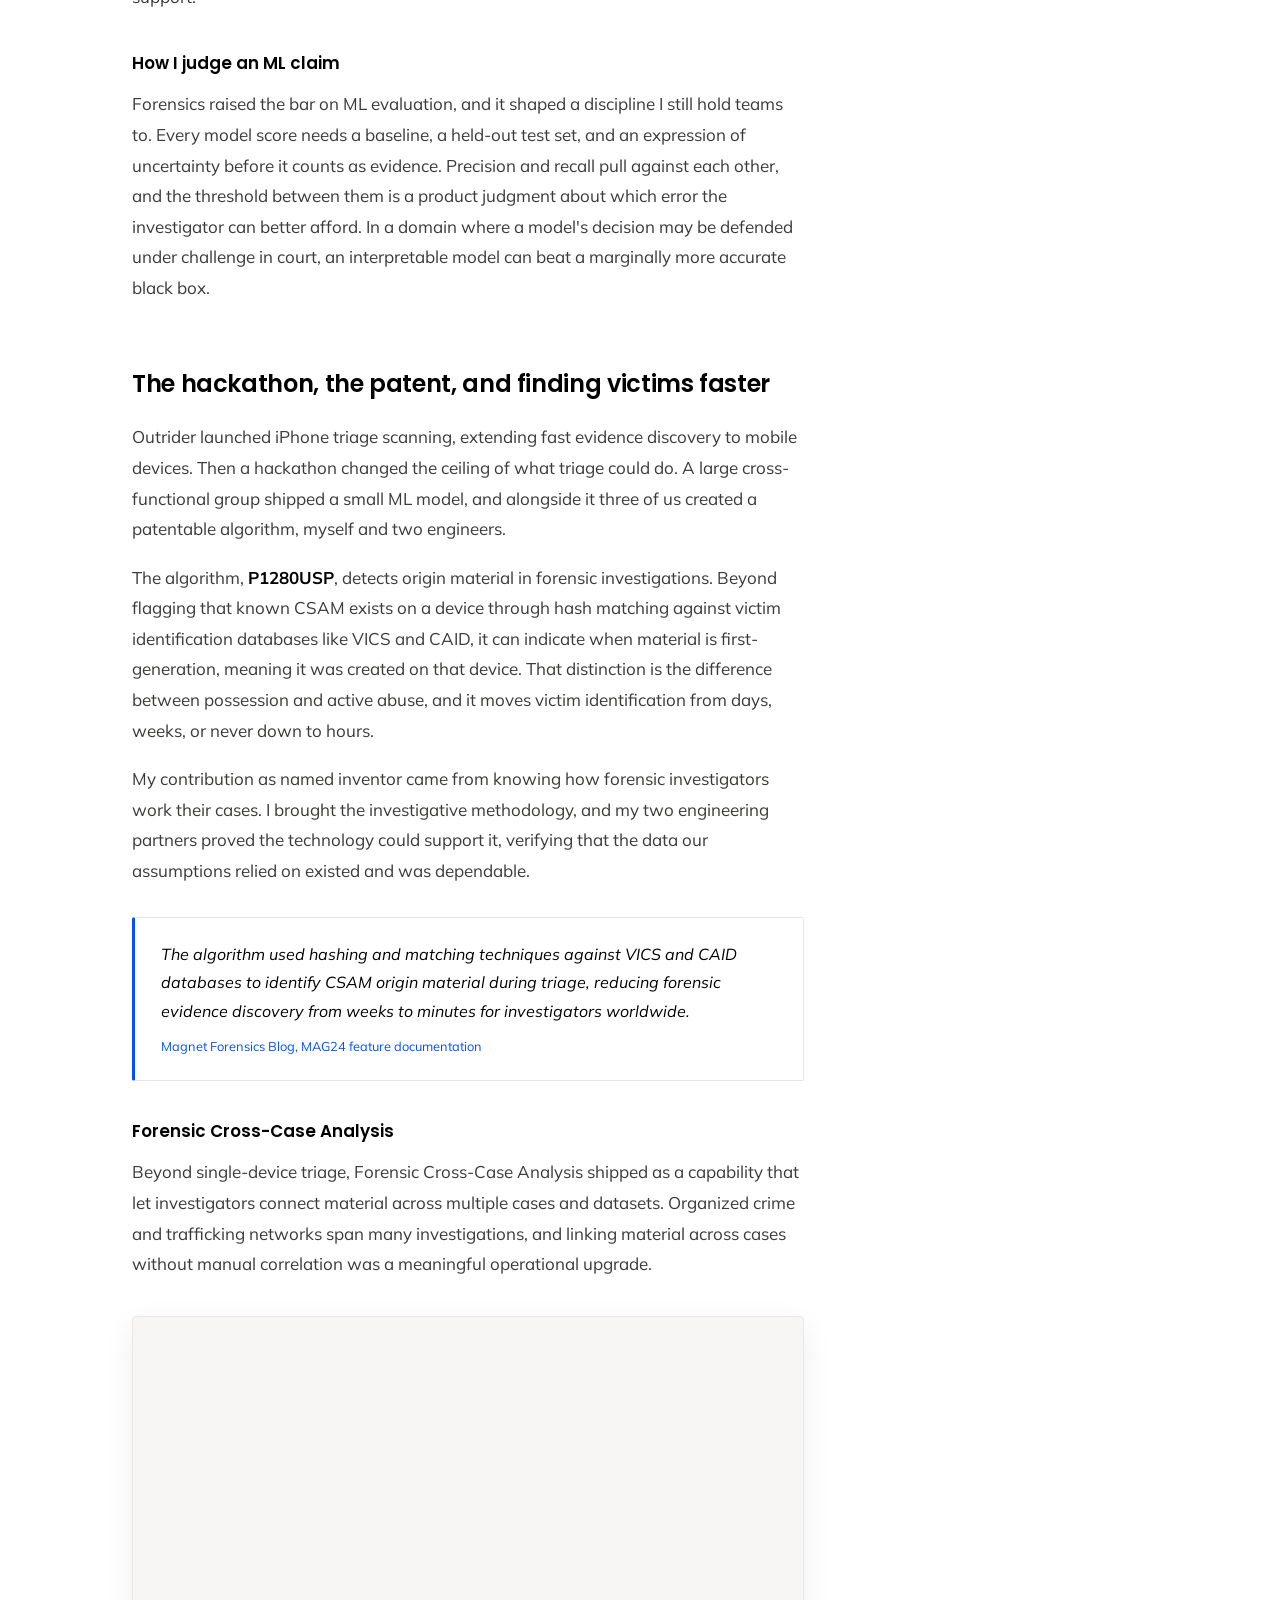
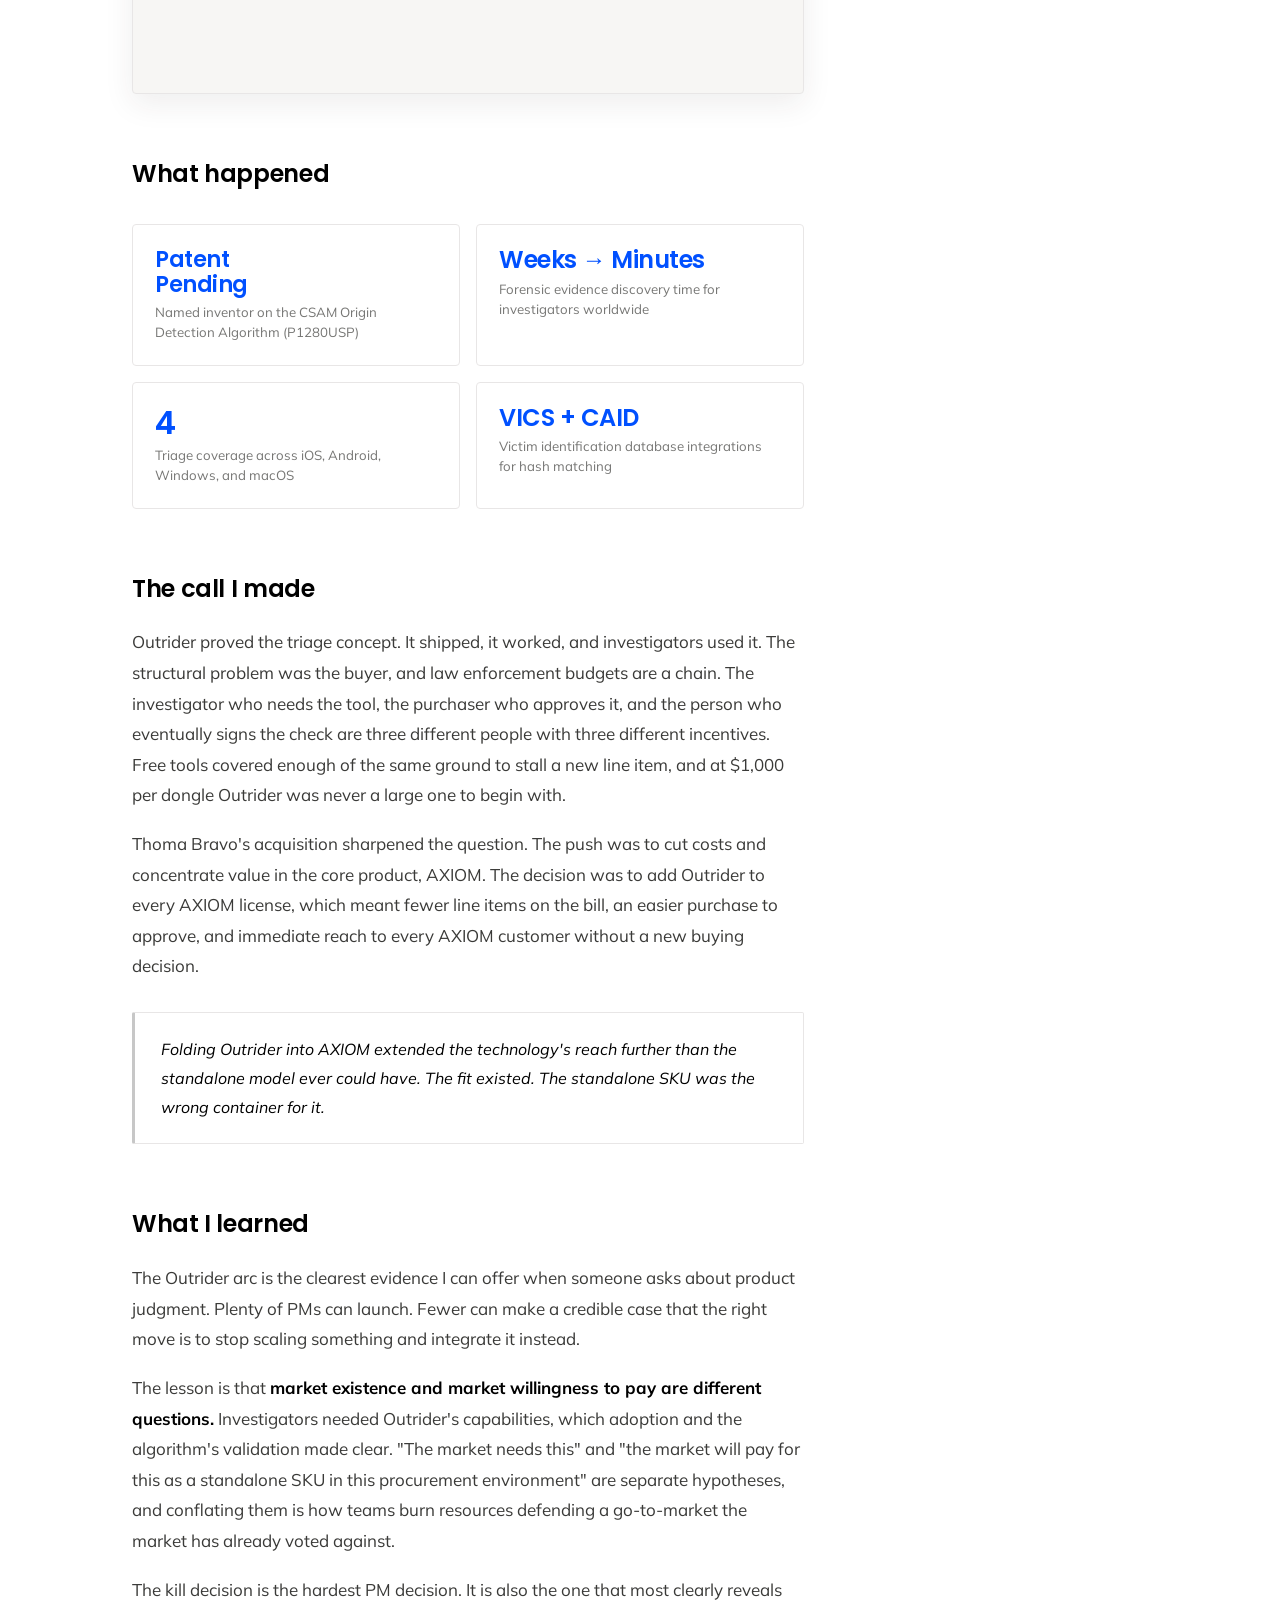
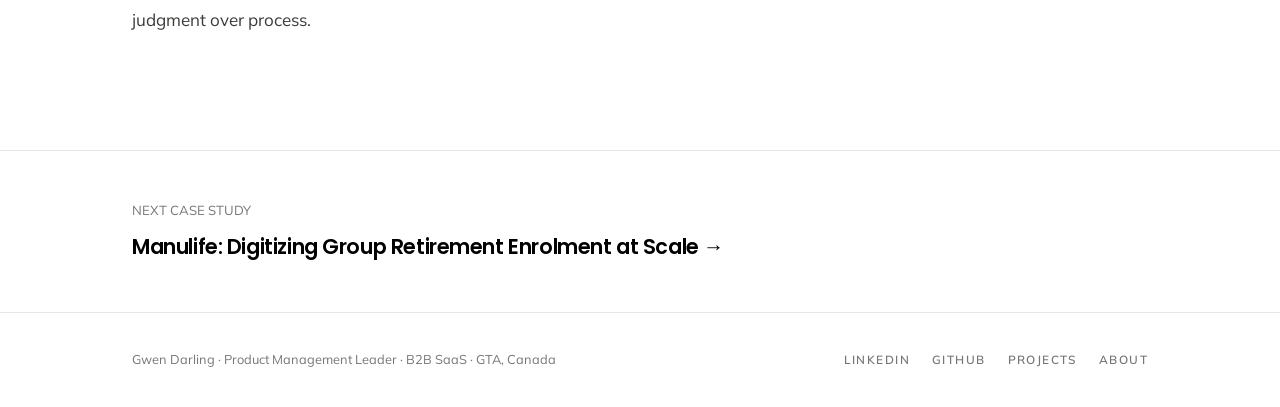
<file: outrider.html>
<!DOCTYPE html>
<html lang="en">
<head>
  <meta charset="UTF-8">
  <meta name="viewport" content="width=device-width, initial-scale=1.0">
  <title>Outrider &amp; AXIOM · Gwen Darling</title>
  <meta name="description" content="Triage that moved victim identification from weeks to hours. ML models launched in AXIOM, a patent-pending detection algorithm, and the call to integrate Outrider into every AXIOM license.">
  <link rel="stylesheet" href="css/style.css">
  <link rel="icon" href="data:image/svg+xml,<svg xmlns='http://www.w3.org/2000/svg' viewBox='0 0 100 100'><text y='.9em' font-size='90'>⚡</text></svg>">
</head>
<body>

<nav>
  <div class="container">
    <a href="index.html" class="nav-logo">Gwen Darling <span class="nav-role">| Product Leader</span></a>
    <div class="nav-links">
      <a href="about.html">About</a>
      <a href="work.html">Projects</a>
      <a href="thinking.html">Thinking</a>
      <a href="https://www.linkedin.com/in/gwendarling" target="_blank" rel="noopener" class="nav-cta">Connect</a>
    </div>
    <button class="nav-toggle" aria-label="Toggle navigation">
      <span></span><span></span><span></span>
    </button>
  </div>
</nav>

<main>

  <div class="cs-hero">
    <div class="container">
      <div class="cs-breadcrumb">
        <a href="work.html">← Projects</a>
        <span>/</span>
        <span>Outrider &amp; AXIOM</span>
      </div>
      <h1>Weeks to Minutes, and Knowing When to Stop</h1>
      <p class="lead">Magnet Outrider compressed forensic evidence discovery from weeks to minutes for the investigators who needed it most. The work included launching customer-requested ML models in the AXIOM suite, inventing a patent-pending detection algorithm with two engineering partners, and then making the call to fold Outrider into every AXIOM license when the standalone market told us what it could pay for.</p>
      <div class="cs-meta">
        <div class="cs-meta-item">
          <span class="label">Company</span>
          <span class="value">Magnet Forensics</span>
        </div>
        <div class="cs-divider"></div>
        <div class="cs-meta-item">
          <span class="label">Role</span>
          <span class="value">Senior Product Manager</span>
        </div>
        <div class="cs-divider"></div>
        <div class="cs-meta-item">
          <span class="label">Timeline</span>
          <span class="value">Mar 2021 – Jan 2024</span>
        </div>
        <div class="cs-divider"></div>
        <div class="cs-meta-item">
          <span class="label">Domain</span>
          <span class="value">Digital Forensics · B2G · AI/ML</span>
        </div>
      </div>
    </div>
  </div>

  <section>
    <div class="container">
      <div class="cs-body">

        <article class="cs-content">

          <h2>The problem</h2>
          <p>Before this work, scanning a seized device meant keywords and curated hash lists, on desktop devices only. A device went back to the lab, acquisition started, and an investigator waited days or weeks for results. Seize too many devices and the lab backlog grows. Seize too few, or the wrong ones, and the evidence that identifies a victim may never be found.</p>
          <p>Magnet's customer base was approximately 80% law enforcement and federal agencies, including the FBI, DEA, and HSI. In their cases the cost of lag is measured in people. Every day of evidence delay is a day a victim stays unidentified.</p>
          <p>Triage was the answer, a fast-path tool an investigator could run on-scene, showing the signal before full acquisition completed. The open question was whether it could be accurate enough to trust in production.</p>

          <h2>What launched in AXIOM</h2>
          <p>The AI/ML capabilities I productized shipped inside the AXIOM suite, and every one of them started as a customer request. The portfolio included classification models for hand recognition, gang signs, animals, and nudity detection built on skin-tone analysis for CSAM cases, alongside a CSAM classification model quantized to run on CPU so it worked on the hardware investigators had in the field. These models were available to law enforcement customers only.</p>
          <p>My role was the connective tissue between the investigator and the model. I worked closely with engineering so the team understood the customer need behind each request, evaluated on-prem and cloud AI/ML capabilities for investigator workflows, and made the productization calls about what a repeatable, defensible product could support.</p>

          <h3>How I judge an ML claim</h3>
          <p>Forensics raised the bar on ML evaluation, and it shaped a discipline I still hold teams to. Every model score needs a baseline, a held-out test set, and an expression of uncertainty before it counts as evidence. Precision and recall pull against each other, and the threshold between them is a product judgment about which error the investigator can better afford. In a domain where a model's decision may be defended under challenge in court, an interpretable model can beat a marginally more accurate black box.</p>

          <h2>The hackathon, the patent, and finding victims faster</h2>
          <p>Outrider launched iPhone triage scanning, extending fast evidence discovery to mobile devices. Then a hackathon changed the ceiling of what triage could do. A large cross-functional group shipped a small ML model, and alongside it three of us created a patentable algorithm, myself and two engineers.</p>
          <p>The algorithm, <strong>P1280USP</strong>, detects origin material in forensic investigations. Beyond flagging that known CSAM exists on a device through hash matching against victim identification databases like VICS and CAID, it can indicate when material is first-generation, meaning it was created on that device. That distinction is the difference between possession and active abuse, and it moves victim identification from days, weeks, or never down to hours.</p>
          <p>My contribution as named inventor came from knowing how forensic investigators work their cases. I brought the investigative methodology, and my two engineering partners proved the technology could support it, verifying that the data our assumptions relied on existed and was dependable.</p>

          <div class="cs-callout">
            <p>The algorithm used hashing and matching techniques against VICS and CAID databases to identify CSAM origin material during triage, reducing forensic evidence discovery from weeks to minutes for investigators worldwide.</p>
            <span class="source"><a href="https://www.magnetforensics.com/blog/mag24-hashing-and-matching-for-triage-with-vics-and-caid-in-magnet-outrider/" target="_blank" rel="noopener">Magnet Forensics Blog, MAG24 feature documentation</a></span>
          </div>

          <h3>Forensic Cross-Case Analysis</h3>
          <p>Beyond single-device triage, Forensic Cross-Case Analysis shipped as a capability that let investigators connect material across multiple cases and datasets. Organized crime and trafficking networks span many investigations, and linking material across cases without manual correlation was a meaningful operational upgrade.</p>

          <div class="video-embed">
            <iframe
              src="https://www.youtube.com/embed/9Ieicen5j2g"
              title="Magnet Outrider product overview"
              allow="accelerometer; autoplay; clipboard-write; encrypted-media; gyroscope; picture-in-picture"
              allowfullscreen
              loading="lazy"
            ></iframe>
          </div>

          <h2>What happened</h2>

          <div class="outcomes-grid">
            <div class="outcome-card">
              <div class="outcome-value" style="font-size: 1.4rem;">Patent<br>Pending</div>
              <div class="outcome-label">Named inventor on the CSAM Origin Detection Algorithm (P1280USP)</div>
            </div>
            <div class="outcome-card">
              <div class="outcome-value" style="font-size: 1.5rem;">Weeks → Minutes</div>
              <div class="outcome-label">Forensic evidence discovery time for investigators worldwide</div>
            </div>
            <div class="outcome-card">
              <div class="outcome-value">4</div>
              <div class="outcome-label">Triage coverage across iOS, Android, Windows, and macOS</div>
            </div>
            <div class="outcome-card">
              <div class="outcome-value" style="font-size: 1.5rem;">VICS + CAID</div>
              <div class="outcome-label">Victim identification database integrations for hash matching</div>
            </div>
          </div>

          <h2>The call I made</h2>
          <p>Outrider proved the triage concept. It shipped, it worked, and investigators used it. The structural problem was the buyer, and law enforcement budgets are a chain. The investigator who needs the tool, the purchaser who approves it, and the person who eventually signs the check are three different people with three different incentives. Free tools covered enough of the same ground to stall a new line item, and at $1,000 per dongle Outrider was never a large one to begin with.</p>
          <p>Thoma Bravo's acquisition sharpened the question. The push was to cut costs and concentrate value in the core product, AXIOM. The decision was to add Outrider to every AXIOM license, which meant fewer line items on the bill, an easier purchase to approve, and immediate reach to every AXIOM customer without a new buying decision.</p>

          <div class="cs-callout green">
            <p>Folding Outrider into AXIOM extended the technology's reach further than the standalone model ever could have. The fit existed. The standalone SKU was the wrong container for it.</p>
          </div>

          <h2>What I learned</h2>
          <p>The Outrider arc is the clearest evidence I can offer when someone asks about product judgment. Plenty of PMs can launch. Fewer can make a credible case that the right move is to stop scaling something and integrate it instead.</p>
          <p>The lesson is that <strong>market existence and market willingness to pay are different questions.</strong> Investigators needed Outrider's capabilities, which adoption and the algorithm's validation made clear. "The market needs this" and "the market will pay for this as a standalone SKU in this procurement environment" are separate hypotheses, and conflating them is how teams burn resources defending a go-to-market the market has already voted against.</p>
          <p>The kill decision is the hardest PM decision. It is also the one that most clearly reveals judgment over process.</p>

        </article>

        <aside class="cs-sidebar">
          <div class="sidebar-card">
            <h4>Skills demonstrated</h4>
            <ul>
              <li>AI/ML productization (on-prem and cloud)</li>
              <li>ML evaluation judgment (baselines, precision/recall, defensibility)</li>
              <li>Patent invention and IP filing</li>
              <li>B2G market strategy</li>
              <li>Platform decisions (standalone vs. integrate)</li>
              <li>Cross-case forensic analysis design</li>
              <li>Kill/pivot decision with stakeholder alignment</li>
            </ul>
          </div>
          <div class="sidebar-card">
            <h4>Domain context</h4>
            <ul>
              <li>~80% law enforcement customers</li>
              <li>FBI, DEA, HSI, international agencies</li>
              <li>Law-enforcement-only ML model access</li>
              <li>VICS and CAID database integrations</li>
              <li>B2G procurement cycle constraints</li>
            </ul>
          </div>
          <a href="https://www.magnetforensics.com/products/magnet-outrider/" class="sidebar-download" target="_blank" rel="noopener">
            <span>↗</span> Outrider at Magnet Forensics
          </a>
          <a href="https://www.magnetforensics.com/blog/mag24-hashing-and-matching-for-triage-with-vics-and-caid-in-magnet-outrider/" class="sidebar-download" target="_blank" rel="noopener">
            <span>↗</span> Patent feature blog post
          </a>
        </aside>

      </div>
    </div>
  </section>

  <section style="border-top: 1px solid var(--border); padding: 48px 0;">
    <div class="container">
      <p class="text-dim" style="font-size: 0.82rem; margin-bottom: 8px;">NEXT CASE STUDY</p>
      <a href="manulife.html" style="font-family: var(--font-display); font-size: 1.3rem; font-weight: 600; color: var(--text-bright); letter-spacing: -0.02em;">
        Manulife: Digitizing Group Retirement Enrolment at Scale →
      </a>
    </div>
  </section>

</main>

<footer>
  <div class="container">
    <div class="footer-inner">
      <span class="footer-copy">Gwen Darling · Product Management Leader · B2B SaaS · GTA, Canada</span>
      <div class="footer-links">
        <a href="https://www.linkedin.com/in/gwendarling" target="_blank" rel="noopener">LinkedIn</a>
        <a href="https://github.com/GwnDrlng" target="_blank" rel="noopener">GitHub</a>
        <a href="work.html">Projects</a>
        <a href="about.html">About</a>
      </div>
    </div>
  </div>
</footer>

<script src="js/main.js"></script>
</body>
</html>
</file>
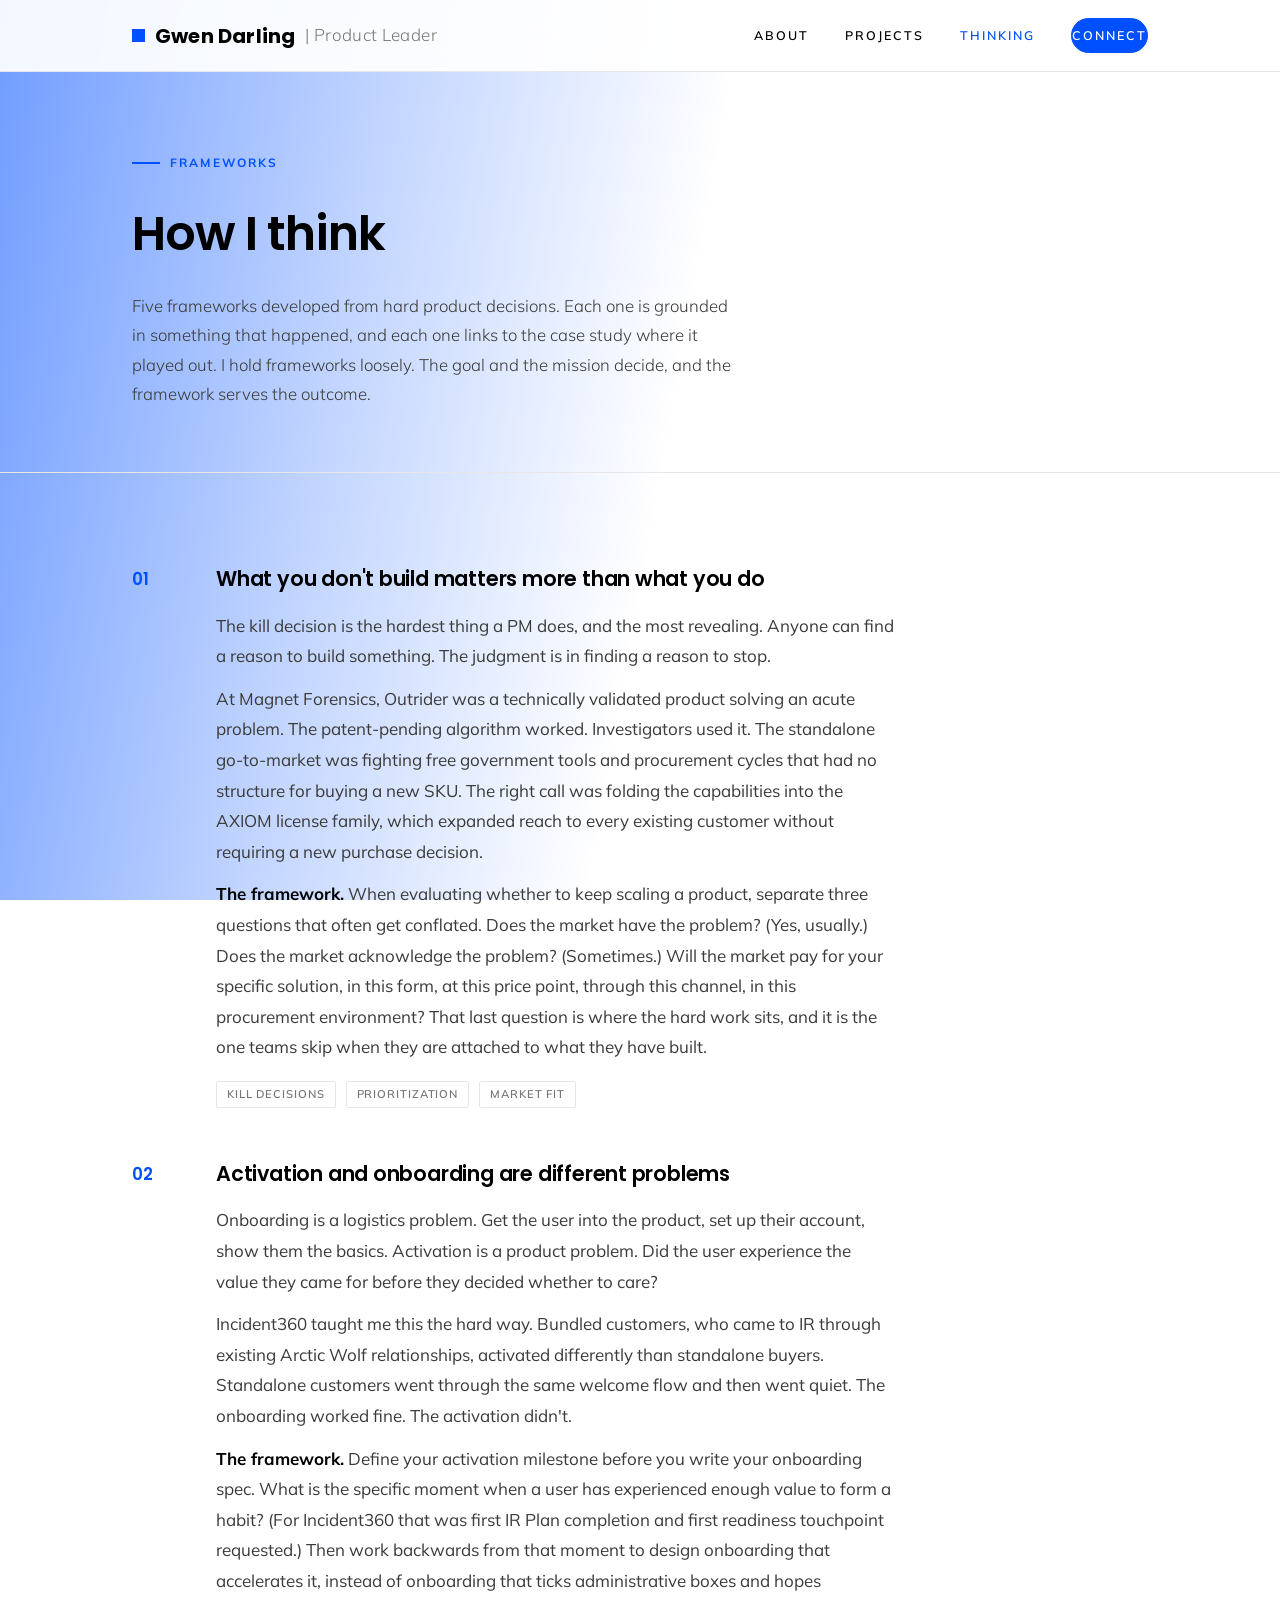
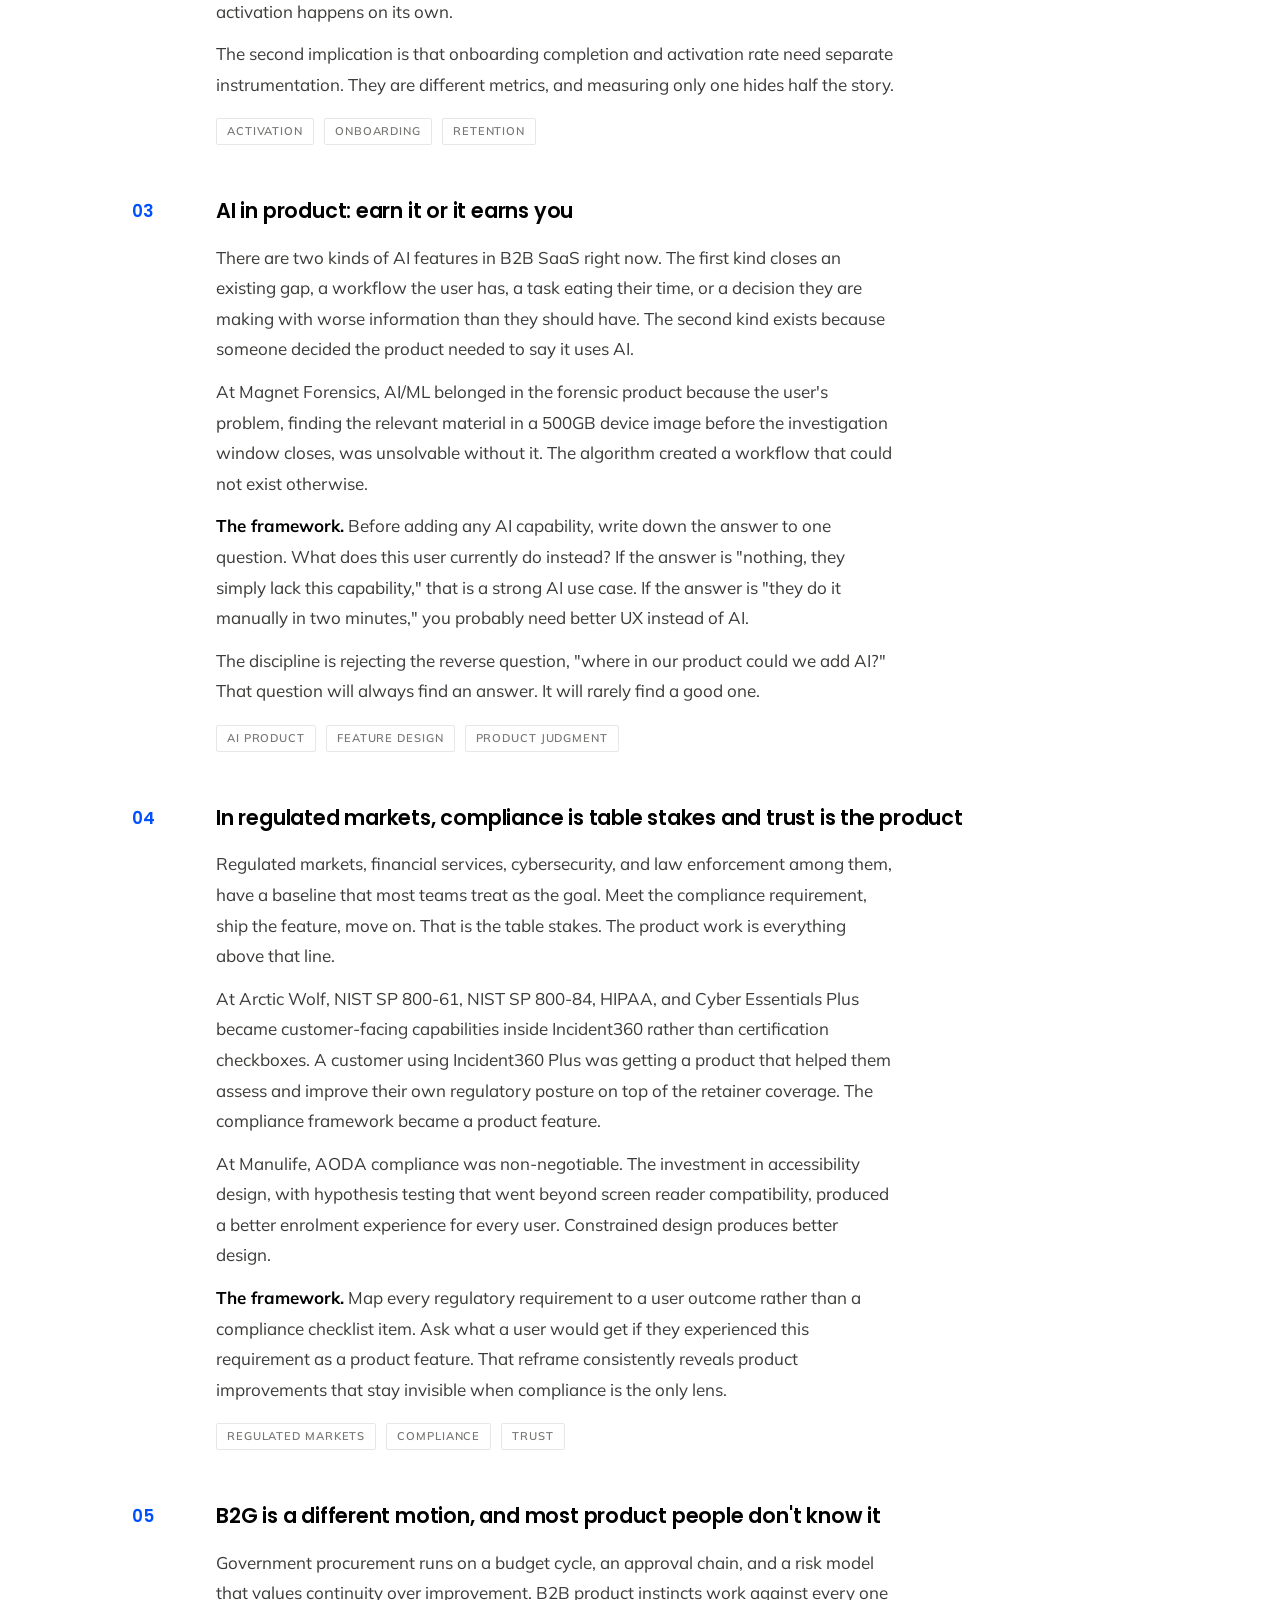
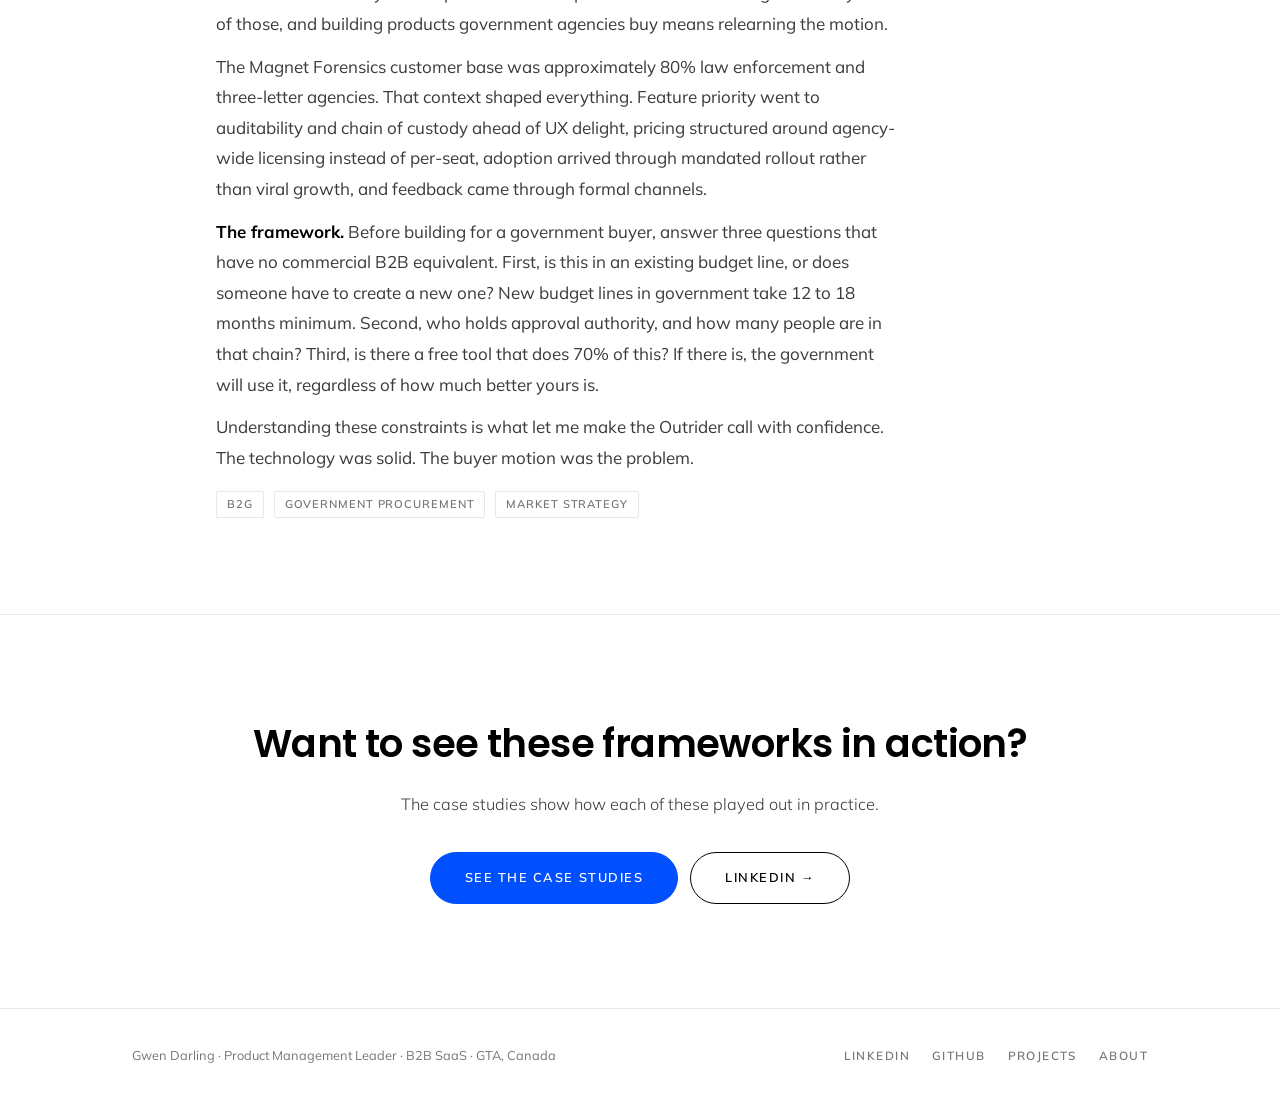
<file: thinking.html>
<!DOCTYPE html>
<html lang="en">
<head>
  <meta charset="UTF-8">
  <meta name="viewport" content="width=device-width, initial-scale=1.0">
  <title>Thinking · Gwen Darling</title>
  <meta name="description" content="Five frameworks from hard product decisions, covering killing products, activation vs. onboarding, AI in product, regulated market design, and B2G procurement.">
  <link rel="stylesheet" href="css/style.css">
  <link rel="icon" href="data:image/svg+xml,<svg xmlns='http://www.w3.org/2000/svg' viewBox='0 0 100 100'><text y='.9em' font-size='90'>⚡</text></svg>">
</head>
<body>

<nav>
  <div class="container">
    <a href="index.html" class="nav-logo">Gwen Darling <span class="nav-role">| Product Leader</span></a>
    <div class="nav-links">
      <a href="about.html">About</a>
      <a href="work.html">Projects</a>
      <a href="thinking.html">Thinking</a>
      <a href="https://www.linkedin.com/in/gwendarling" target="_blank" rel="noopener" class="nav-cta">Connect</a>
    </div>
    <button class="nav-toggle" aria-label="Toggle navigation">
      <span></span><span></span><span></span>
    </button>
  </div>
</nav>

<main>

  <div class="page-hero">
    <div class="container">
      <div class="hero-label">Frameworks</div>
      <h1>How I think</h1>
      <p>Five frameworks developed from hard product decisions. Each one is grounded in something that happened, and each one links to the case study where it played out. I hold frameworks loosely. The goal and the mission decide, and the framework serves the outcome.</p>
    </div>
  </div>

  <section>
    <div class="container">
      <div class="thinking-grid">

        <!-- 1 -->
        <div class="thinking-item">
          <div class="thinking-number">01</div>
          <div>
            <h3>What you don't build matters more than what you do</h3>
            <p>The kill decision is the hardest thing a PM does, and the most revealing. Anyone can find a reason to build something. The judgment is in finding a reason to stop.</p>
            <p>At Magnet Forensics, Outrider was a technically validated product solving an acute problem. The patent-pending algorithm worked. Investigators used it. The standalone go-to-market was fighting free government tools and procurement cycles that had no structure for buying a new SKU. The right call was folding the capabilities into the AXIOM license family, which expanded reach to every existing customer without requiring a new purchase decision.</p>
            <p><strong>The framework.</strong> When evaluating whether to keep scaling a product, separate three questions that often get conflated. Does the market have the problem? (Yes, usually.) Does the market acknowledge the problem? (Sometimes.) Will the market pay for your specific solution, in this form, at this price point, through this channel, in this procurement environment? That last question is where the hard work sits, and it is the one teams skip when they are attached to what they have built.</p>
            <span class="tag">Kill decisions</span>
            <span class="tag">Prioritization</span>
            <span class="tag">Market fit</span>
          </div>
        </div>

        <!-- 2 -->
        <div class="thinking-item">
          <div class="thinking-number">02</div>
          <div>
            <h3>Activation and onboarding are different problems</h3>
            <p>Onboarding is a logistics problem. Get the user into the product, set up their account, show them the basics. Activation is a product problem. Did the user experience the value they came for before they decided whether to care?</p>
            <p>Incident360 taught me this the hard way. Bundled customers, who came to IR through existing Arctic Wolf relationships, activated differently than standalone buyers. Standalone customers went through the same welcome flow and then went quiet. The onboarding worked fine. The activation didn't.</p>
            <p><strong>The framework.</strong> Define your activation milestone before you write your onboarding spec. What is the specific moment when a user has experienced enough value to form a habit? (For Incident360 that was first IR Plan completion and first readiness touchpoint requested.) Then work backwards from that moment to design onboarding that accelerates it, instead of onboarding that ticks administrative boxes and hopes activation happens on its own.</p>
            <p>The second implication is that onboarding completion and activation rate need separate instrumentation. They are different metrics, and measuring only one hides half the story.</p>
            <span class="tag">Activation</span>
            <span class="tag">Onboarding</span>
            <span class="tag">Retention</span>
          </div>
        </div>

        <!-- 3 -->
        <div class="thinking-item">
          <div class="thinking-number">03</div>
          <div>
            <h3>AI in product: earn it or it earns you</h3>
            <p>There are two kinds of AI features in B2B SaaS right now. The first kind closes an existing gap, a workflow the user has, a task eating their time, or a decision they are making with worse information than they should have. The second kind exists because someone decided the product needed to say it uses AI.</p>
            <p>At Magnet Forensics, AI/ML belonged in the forensic product because the user's problem, finding the relevant material in a 500GB device image before the investigation window closes, was unsolvable without it. The algorithm created a workflow that could not exist otherwise.</p>
            <p><strong>The framework.</strong> Before adding any AI capability, write down the answer to one question. What does this user currently do instead? If the answer is "nothing, they simply lack this capability," that is a strong AI use case. If the answer is "they do it manually in two minutes," you probably need better UX instead of AI.</p>
            <p>The discipline is rejecting the reverse question, "where in our product could we add AI?" That question will always find an answer. It will rarely find a good one.</p>
            <span class="tag">AI product</span>
            <span class="tag">Feature design</span>
            <span class="tag">Product judgment</span>
          </div>
        </div>

        <!-- 4 -->
        <div class="thinking-item">
          <div class="thinking-number">04</div>
          <div>
            <h3>In regulated markets, compliance is table stakes and trust is the product</h3>
            <p>Regulated markets, financial services, cybersecurity, and law enforcement among them, have a baseline that most teams treat as the goal. Meet the compliance requirement, ship the feature, move on. That is the table stakes. The product work is everything above that line.</p>
            <p>At Arctic Wolf, NIST SP 800-61, NIST SP 800-84, HIPAA, and Cyber Essentials Plus became customer-facing capabilities inside Incident360 rather than certification checkboxes. A customer using Incident360 Plus was getting a product that helped them assess and improve their own regulatory posture on top of the retainer coverage. The compliance framework became a product feature.</p>
            <p>At Manulife, AODA compliance was non-negotiable. The investment in accessibility design, with hypothesis testing that went beyond screen reader compatibility, produced a better enrolment experience for every user. Constrained design produces better design.</p>
            <p><strong>The framework.</strong> Map every regulatory requirement to a user outcome rather than a compliance checklist item. Ask what a user would get if they experienced this requirement as a product feature. That reframe consistently reveals product improvements that stay invisible when compliance is the only lens.</p>
            <span class="tag">Regulated markets</span>
            <span class="tag">Compliance</span>
            <span class="tag">Trust</span>
          </div>
        </div>

        <!-- 5 -->
        <div class="thinking-item">
          <div class="thinking-number">05</div>
          <div>
            <h3>B2G is a different motion, and most product people don't know it</h3>
            <p>Government procurement runs on a budget cycle, an approval chain, and a risk model that values continuity over improvement. B2B product instincts work against every one of those, and building products government agencies buy means relearning the motion.</p>
            <p>The Magnet Forensics customer base was approximately 80% law enforcement and three-letter agencies. That context shaped everything. Feature priority went to auditability and chain of custody ahead of UX delight, pricing structured around agency-wide licensing instead of per-seat, adoption arrived through mandated rollout rather than viral growth, and feedback came through formal channels.</p>
            <p><strong>The framework.</strong> Before building for a government buyer, answer three questions that have no commercial B2B equivalent. First, is this in an existing budget line, or does someone have to create a new one? New budget lines in government take 12 to 18 months minimum. Second, who holds approval authority, and how many people are in that chain? Third, is there a free tool that does 70% of this? If there is, the government will use it, regardless of how much better yours is.</p>
            <p>Understanding these constraints is what let me make the Outrider call with confidence. The technology was solid. The buyer motion was the problem.</p>
            <span class="tag">B2G</span>
            <span class="tag">Government procurement</span>
            <span class="tag">Market strategy</span>
          </div>
        </div>

      </div>
    </div>
  </section>

  <section class="cta-section" style="border-top: 1px solid var(--border);">
    <div class="container">
      <h2>Want to see these frameworks in action?</h2>
      <p>The case studies show how each of these played out in practice.</p>
      <div class="cta-actions">
        <a href="work.html" class="btn btn-primary">See the case studies</a>
        <a href="https://www.linkedin.com/in/gwendarling" target="_blank" rel="noopener" class="btn btn-ghost">LinkedIn →</a>
      </div>
    </div>
  </section>

</main>

<footer>
  <div class="container">
    <div class="footer-inner">
      <span class="footer-copy">Gwen Darling · Product Management Leader · B2B SaaS · GTA, Canada</span>
      <div class="footer-links">
        <a href="https://www.linkedin.com/in/gwendarling" target="_blank" rel="noopener">LinkedIn</a>
        <a href="https://github.com/GwnDrlng" target="_blank" rel="noopener">GitHub</a>
        <a href="work.html">Projects</a>
        <a href="about.html">About</a>
      </div>
    </div>
  </div>
</footer>

<script src="js/main.js"></script>
</body>
</html>
</file>
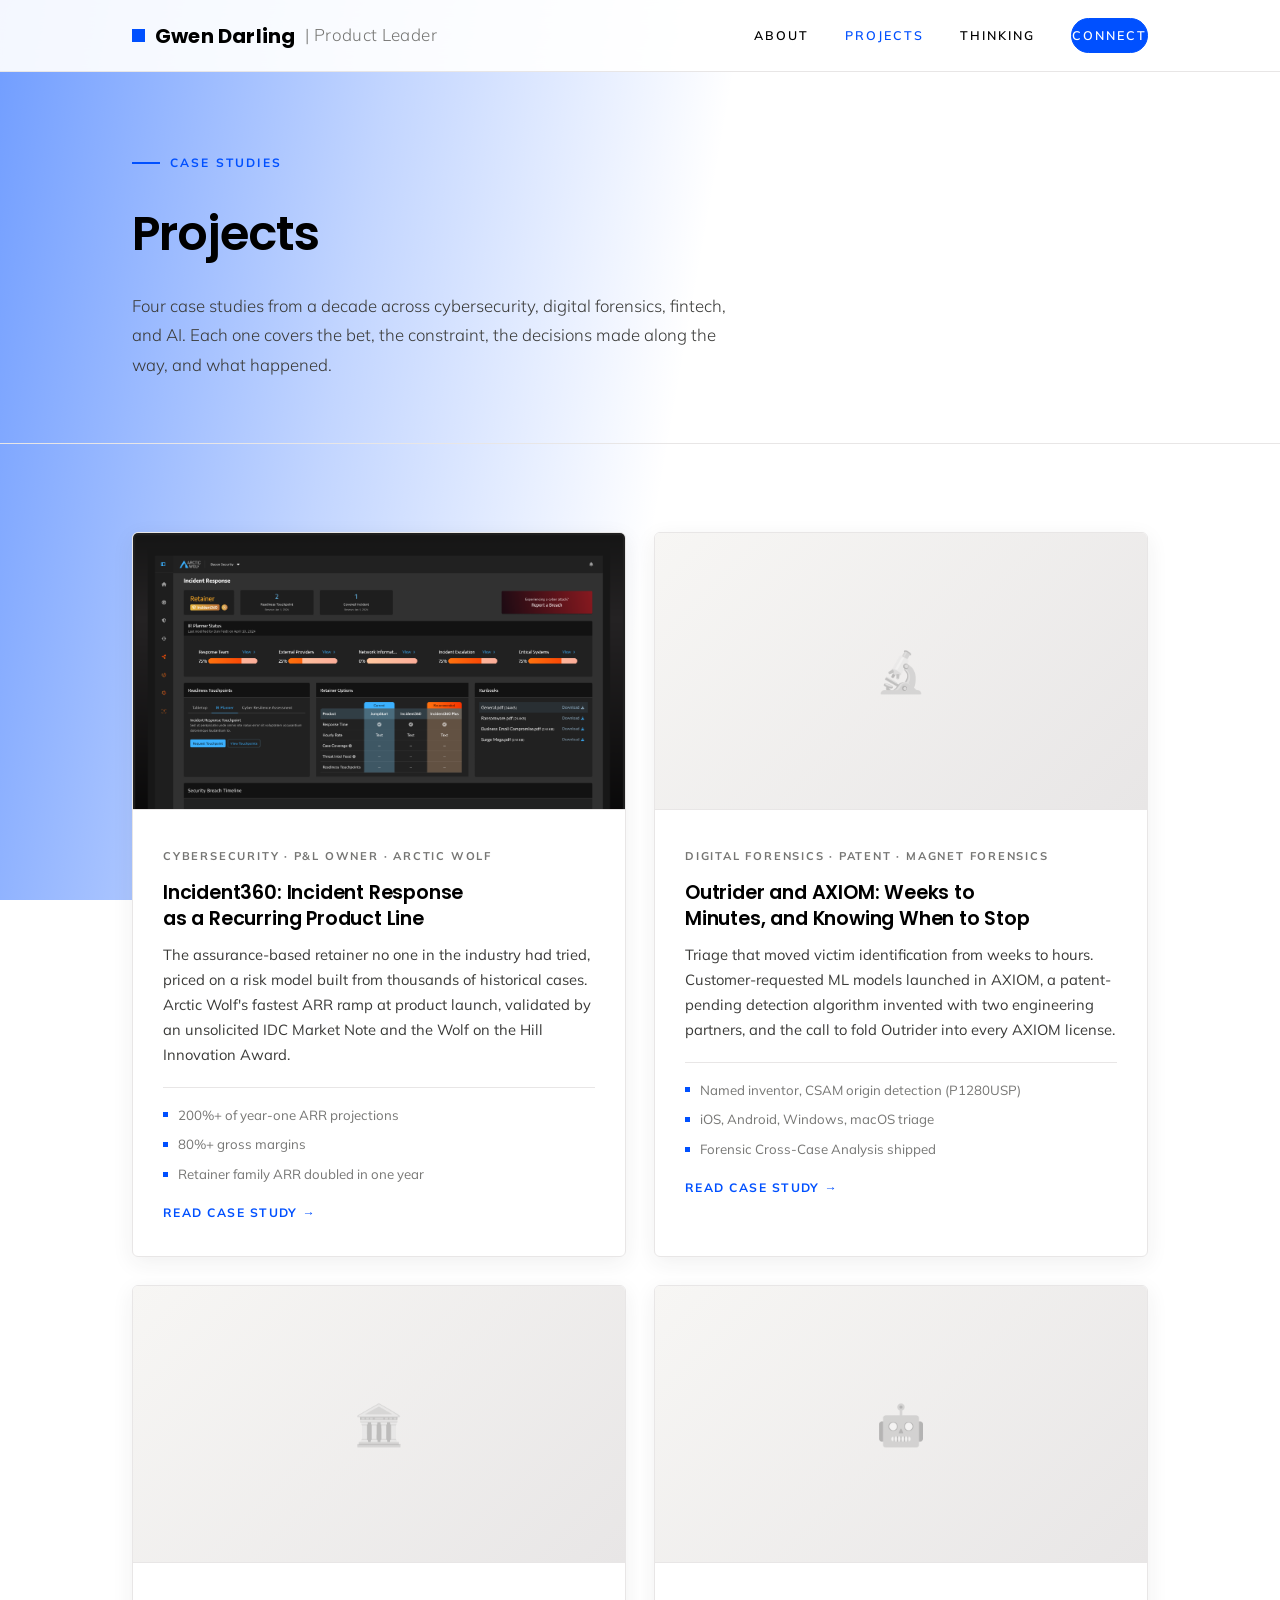
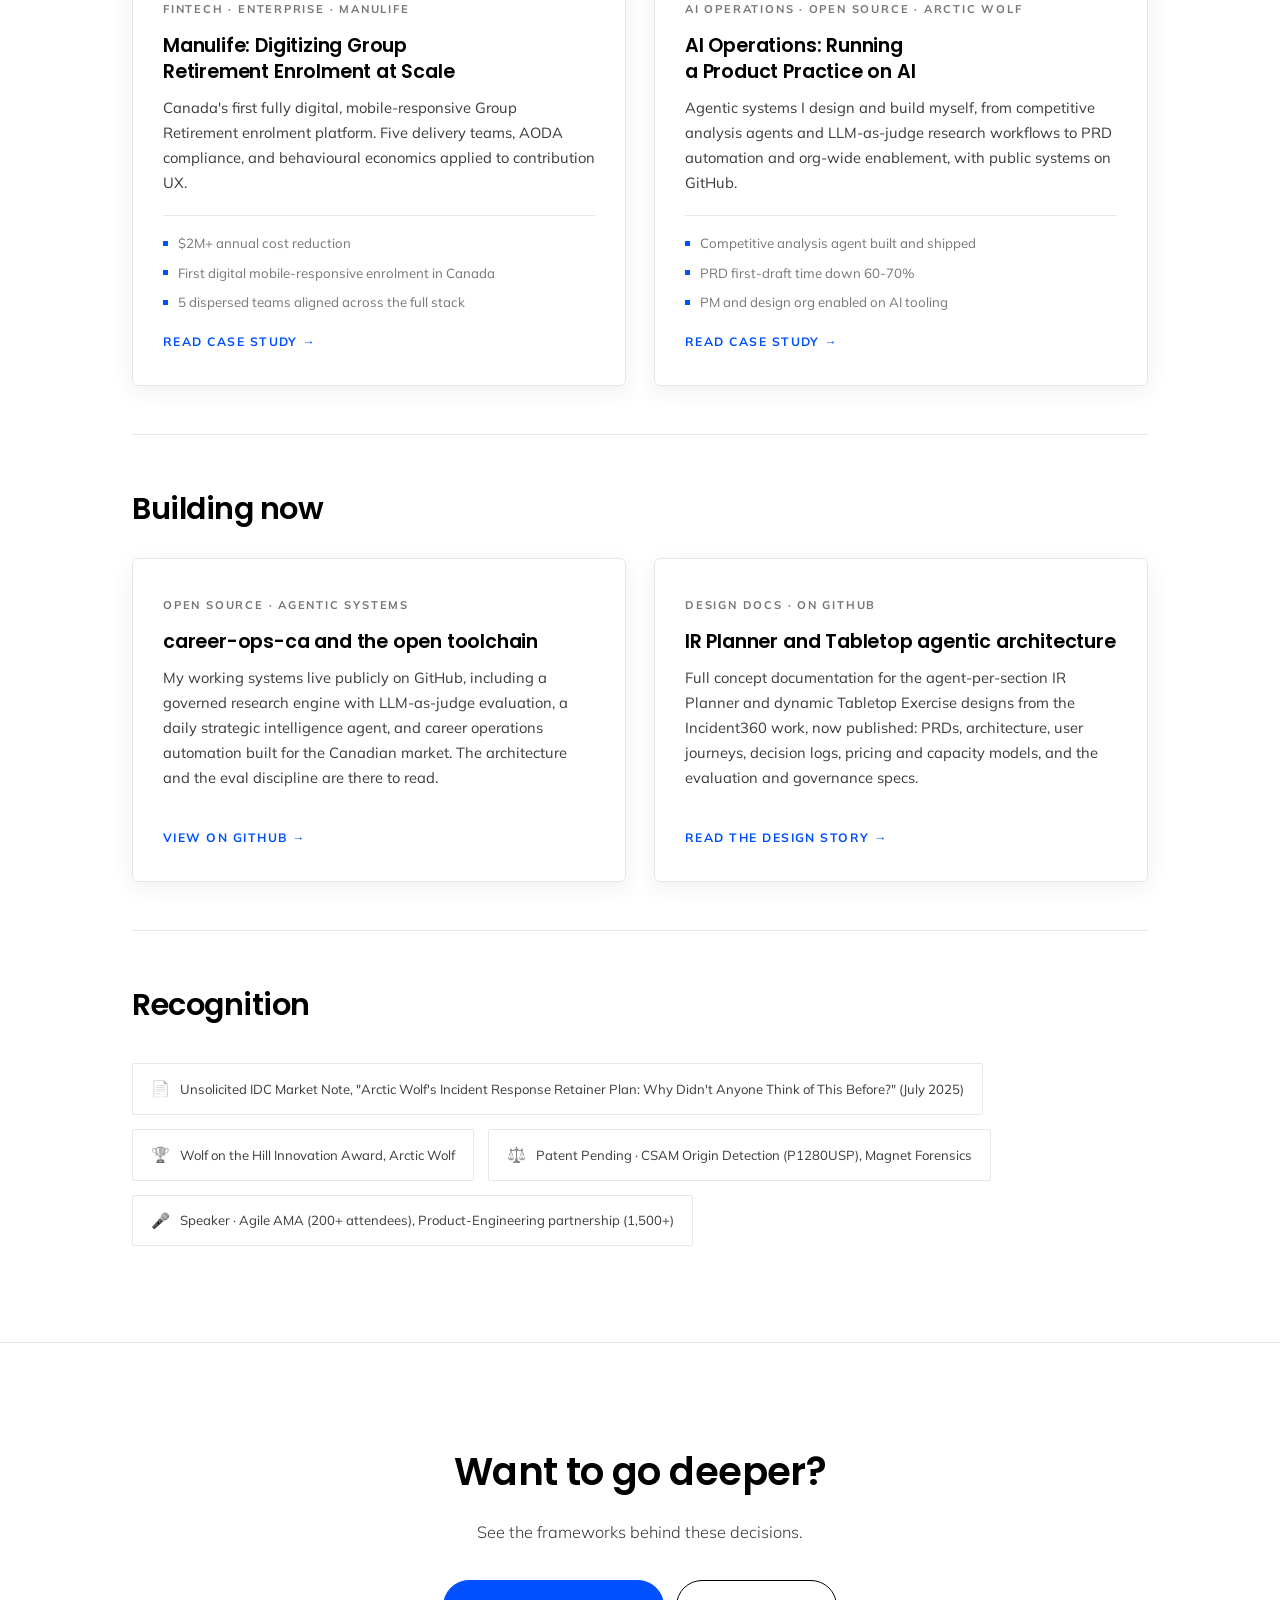
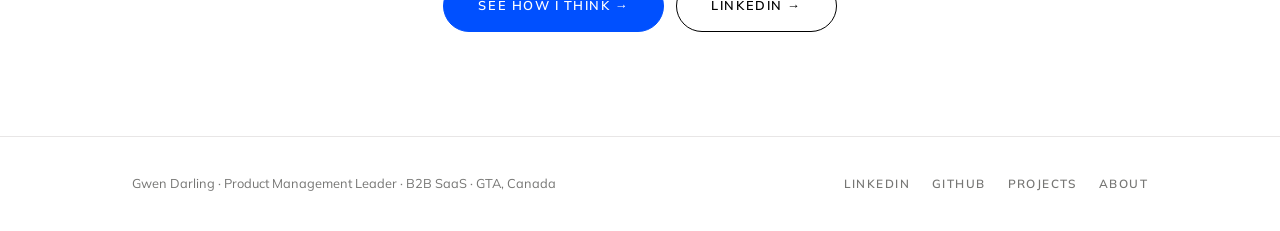
<file: work.html>
<!DOCTYPE html>
<html lang="en">
<head>
  <meta charset="UTF-8">
  <meta name="viewport" content="width=device-width, initial-scale=1.0">
  <title>Projects · Gwen Darling</title>
  <meta name="description" content="Case studies from a decade in high-stakes B2B SaaS: cybersecurity, digital forensics, fintech, and AI.">
  <link rel="stylesheet" href="css/style.css">
  <link rel="icon" href="data:image/svg+xml,<svg xmlns='http://www.w3.org/2000/svg' viewBox='0 0 100 100'><text y='.9em' font-size='90'>⚡</text></svg>">
</head>
<body>

<nav>
  <div class="container">
    <a href="index.html" class="nav-logo">Gwen Darling <span class="nav-role">| Product Leader</span></a>
    <div class="nav-links">
      <a href="about.html">About</a>
      <a href="work.html">Projects</a>
      <a href="thinking.html">Thinking</a>
      <a href="https://www.linkedin.com/in/gwendarling" target="_blank" rel="noopener" class="nav-cta">Connect</a>
    </div>
    <button class="nav-toggle" aria-label="Toggle navigation">
      <span></span><span></span><span></span>
    </button>
  </div>
</nav>

<main>

  <div class="page-hero">
    <div class="container">
      <div class="hero-label">Case Studies</div>
      <h1>Projects</h1>
      <p>Four case studies from a decade across cybersecurity, digital forensics, fintech, and AI. Each one covers the bet, the constraint, the decisions made along the way, and what happened.</p>
    </div>
  </div>

  <section>
    <div class="container">

      <div class="cards-grid" style="margin-bottom: 48px;">

        <a href="incident360.html" style="display:block; color:inherit; text-decoration:none;">
          <div class="card">
            <div class="card-image">
              <img src="images/incident360-portal.png" alt="Incident360 Retainer portal dashboard" loading="lazy">
            </div>
            <div class="card-body">
              <div class="card-tag">Cybersecurity · P&amp;L Owner · Arctic Wolf</div>
              <h3>Incident360: Incident Response as a Recurring Product Line</h3>
              <p>The assurance-based retainer no one in the industry had tried, priced on a risk model built from thousands of historical cases. Arctic Wolf's fastest ARR ramp at product launch, validated by an unsolicited IDC Market Note and the Wolf on the Hill Innovation Award.</p>
              <ul class="card-outcomes">
                <li>200%+ of year-one ARR projections</li>
                <li>80%+ gross margins</li>
                <li>Retainer family ARR doubled in one year</li>
              </ul>
              <span class="card-arrow">Read case study →</span>
            </div>
          </div>
        </a>

        <a href="outrider.html" style="display:block; color:inherit; text-decoration:none;">
          <div class="card">
            <div class="card-image-placeholder">
              <div class="card-icon">🔬</div>
            </div>
            <div class="card-body">
              <div class="card-tag warm">Digital Forensics · Patent · Magnet Forensics</div>
              <h3>Outrider and AXIOM: Weeks to Minutes, and Knowing When to Stop</h3>
              <p>Triage that moved victim identification from weeks to hours. Customer-requested ML models launched in AXIOM, a patent-pending detection algorithm invented with two engineering partners, and the call to fold Outrider into every AXIOM license.</p>
              <ul class="card-outcomes">
                <li>Named inventor, CSAM origin detection (P1280USP)</li>
                <li>iOS, Android, Windows, macOS triage</li>
                <li>Forensic Cross-Case Analysis shipped</li>
              </ul>
              <span class="card-arrow">Read case study →</span>
            </div>
          </div>
        </a>

        <a href="manulife.html" style="display:block; color:inherit; text-decoration:none;">
          <div class="card">
            <div class="card-image-placeholder">
              <div class="card-icon">🏛️</div>
            </div>
            <div class="card-body">
              <div class="card-tag green">Fintech · Enterprise · Manulife</div>
              <h3>Manulife: Digitizing Group Retirement Enrolment at Scale</h3>
              <p>Canada's first fully digital, mobile-responsive Group Retirement enrolment platform. Five delivery teams, AODA compliance, and behavioural economics applied to contribution UX.</p>
              <ul class="card-outcomes">
                <li>$2M+ annual cost reduction</li>
                <li>First digital mobile-responsive enrolment in Canada</li>
                <li>5 dispersed teams aligned across the full stack</li>
              </ul>
              <span class="card-arrow">Read case study →</span>
            </div>
          </div>
        </a>

        <a href="ai-operations.html" style="display:block; color:inherit; text-decoration:none;">
          <div class="card">
            <div class="card-image-placeholder">
              <div class="card-icon">🤖</div>
            </div>
            <div class="card-body">
              <div class="card-tag">AI Operations · Open Source · Arctic Wolf</div>
              <h3>AI Operations: Running a Product Practice on AI</h3>
              <p>Agentic systems I design and build myself, from competitive analysis agents and LLM-as-judge research workflows to PRD automation and org-wide enablement, with public systems on GitHub.</p>
              <ul class="card-outcomes">
                <li>Competitive analysis agent built and shipped</li>
                <li>PRD first-draft time down 60-70%</li>
                <li>PM and design org enabled on AI tooling</li>
              </ul>
              <span class="card-arrow">Read case study →</span>
            </div>
          </div>
        </a>

      </div>

      <!-- Building now -->
      <div style="border-top: 1px solid var(--border); padding-top: 48px; margin-bottom: 48px;">
        <h2 class="section-title" style="margin-bottom: 24px;">Building now</h2>
        <div class="cards-grid">
          <a href="https://github.com/GwnDrlng/career-ops-ca" target="_blank" rel="noopener" style="display:block; color:inherit; text-decoration:none;">
            <div class="card">
              <div class="card-body">
                <div class="card-tag green">Open Source · Agentic Systems</div>
                <h3>career-ops-ca and the open toolchain</h3>
                <p>My working systems live publicly on GitHub, including a governed research engine with LLM-as-judge evaluation, a daily strategic intelligence agent, and career operations automation built for the Canadian market. The architecture and the eval discipline are there to read.</p>
                <span class="card-arrow">View on GitHub →</span>
              </div>
            </div>
          </a>
          <a href="ai-operations.html" style="display:block; color:inherit; text-decoration:none;">
            <div class="card">
              <div class="card-body">
                <div class="card-tag warm">Design Docs · On GitHub</div>
                <h3>IR Planner and Tabletop agentic architecture</h3>
                <p>Full concept documentation for the agent-per-section IR Planner and dynamic Tabletop Exercise designs from the Incident360 work, now published: PRDs, architecture, user journeys, decision logs, pricing and capacity models, and the evaluation and governance specs.</p>
                <span class="card-arrow">Read the design story →</span>
              </div>
            </div>
          </a>
        </div>
      </div>

      <!-- Recognition -->
      <div style="border-top: 1px solid var(--border); padding-top: 48px;">
        <h2 class="section-title" style="margin-bottom: 24px;">Recognition</h2>
        <div class="recognition-strip">
          <div class="recognition-badge">
            <span class="icon">📄</span>
            Unsolicited IDC Market Note, "Arctic Wolf's Incident Response Retainer Plan: Why Didn't Anyone Think of This Before?" (July 2025)
          </div>
          <div class="recognition-badge">
            <span class="icon">🏆</span>
            Wolf on the Hill Innovation Award, Arctic Wolf
          </div>
          <div class="recognition-badge">
            <span class="icon">⚖️</span>
            Patent Pending · CSAM Origin Detection (P1280USP), Magnet Forensics
          </div>
          <div class="recognition-badge">
            <span class="icon">🎤</span>
            Speaker · Agile AMA (200+ attendees), Product-Engineering partnership (1,500+)
          </div>
        </div>
      </div>

    </div>
  </section>

  <section class="cta-section" style="border-top: 1px solid var(--border);">
    <div class="container">
      <h2>Want to go deeper?</h2>
      <p>See the frameworks behind these decisions.</p>
      <div class="cta-actions">
        <a href="thinking.html" class="btn btn-primary">See how I think →</a>
        <a href="https://www.linkedin.com/in/gwendarling" target="_blank" rel="noopener" class="btn btn-ghost">LinkedIn →</a>
      </div>
    </div>
  </section>

</main>

<footer>
  <div class="container">
    <div class="footer-inner">
      <span class="footer-copy">Gwen Darling · Product Management Leader · B2B SaaS · GTA, Canada</span>
      <div class="footer-links">
        <a href="https://www.linkedin.com/in/gwendarling" target="_blank" rel="noopener">LinkedIn</a>
        <a href="https://github.com/GwnDrlng" target="_blank" rel="noopener">GitHub</a>
        <a href="work.html">Projects</a>
        <a href="about.html">About</a>
      </div>
    </div>
  </div>
</footer>

<script src="js/main.js"></script>
</body>
</html>
</file>
<file: css/style.css>
@import url('https://fonts.googleapis.com/css2?family=Poppins:wght@500;600;700&family=Mulish:ital,wght@0,300;0,400;0,600;0,700;1,400&display=swap');

/* ─── Variables ──────────────────────────────────────────── */
/* Light editorial theme: white surfaces, neutral grays, one blue accent */
:root {
  --bg:          #FFFFFF;
  --bg-alt:      #F7F6F4;
  --beige:       #F4ECE6;
  --beige-deep:  #E0D5C8;
  --bg-card:     #FFFFFF;
  --bg-card-hover: #FAFAF8;
  --border:      #E8E6E6;
  --border-light: #C7C7C7;

  --text:        #3A3A38;
  --text-bright: #000000;
  --text-dim:    #767674;

  --accent:      #0050FF;
  --accent-dim:  #0035AA;
  --accent-soft: rgba(0, 80, 255, 0.07);
  --warm:        #000000;
  --warm-dim:    #2E2C29;
  --green:       #5C5752;
  --red:         #C0392B;

  --font:        'Mulish', -apple-system, BlinkMacSystemFont, sans-serif;
  --font-display:'Poppins', 'Mulish', sans-serif;

  --max:         1080px;
  --nav-h:       72px;

  --r-sm:        2px;
  --r-md:        4px;
  --r-lg:        6px;

  --shadow-soft: 0 10px 30px rgba(46, 44, 41, 0.08);
  --ease:        cubic-bezier(0.25, 0.46, 0.45, 0.94);
}

/* ─── Reset ──────────────────────────────────────────────── */
*, *::before, *::after { box-sizing: border-box; margin: 0; padding: 0; }
html { scroll-behavior: smooth; -webkit-font-smoothing: antialiased; }
body {
  font-family: var(--font);
  background: transparent; /* the fixed body::before layer below shows through */
  color: var(--text);
  line-height: 1.7;
  font-size: 1.0625rem;
}
/* Fixed backdrop: the page background holds still while content scrolls over it */
body::before {
  content: '';
  position: fixed;
  inset: 0;
  z-index: -1;
  pointer-events: none;
  background:
    linear-gradient(100deg, rgba(0, 80, 255, 0.56) 0%, rgba(0, 80, 255, 0.24) 28%, rgba(0, 80, 255, 0) 52%),
    #FFFFFF;
}
img { display: block; max-width: 100%; }
a { color: var(--accent); text-decoration: none; transition: color 0.2s var(--ease); }
a:hover { color: var(--accent-dim); }
a:focus-visible, button:focus-visible {
  outline: 2px solid var(--accent);
  outline-offset: 3px;
}
h1, h2, h3, h4 { text-wrap: balance; }

/* ─── Layout ─────────────────────────────────────────────── */
.container {
  max-width: var(--max);
  margin: 0 auto;
  padding: 0 32px;
}
@media (max-width: 640px) { .container { padding: 0 20px; } }

section { padding: 88px 0 96px; }
section + section { border-top: 1px solid var(--border); }

/* ─── Navigation ─────────────────────────────────────────── */
nav {
  position: fixed;
  top: 0; left: 0; right: 0;
  height: var(--nav-h);
  z-index: 100;
  display: flex;
  align-items: center;
  background: rgba(255, 255, 255, 0.92);
  backdrop-filter: blur(14px);
  -webkit-backdrop-filter: blur(14px);
  border-bottom: 1px solid var(--border);
}
nav .container {
  display: flex;
  align-items: center;
  justify-content: space-between;
  width: 100%;
}
.nav-logo {
  display: inline-flex;
  align-items: center;
  gap: 10px;
  font-family: var(--font-display);
  font-size: 1.25rem;
  font-weight: 700;
  color: var(--text-bright);
  letter-spacing: 0.01em;
}
.nav-logo::before {
  content: '';
  display: inline-block;
  width: 13px;
  height: 13px;
  background: var(--accent);
  flex-shrink: 0;
}
.nav-logo:hover { color: var(--accent); }
.nav-logo .nav-role {
  font-family: var(--font);
  font-weight: 300;
  font-size: 0.85em;
  color: var(--text-dim);
  letter-spacing: 0.02em;
}
.nav-links {
  display: flex;
  align-items: center;
  gap: 36px;
}
.nav-links a {
  position: relative;
  color: var(--text-bright);
  font-size: 0.78rem;
  font-weight: 600;
  letter-spacing: 0.16em;
  text-transform: uppercase;
  padding: 6px 0;
  transition: color 0.2s var(--ease);
}
.nav-links a:hover { color: var(--accent); }
.nav-links a.active { color: var(--accent); }
.nav-cta {
  display: inline-flex;
  align-items: center;
  padding: 10px 22px;
  background: var(--accent);
  border: 1px solid var(--accent);
  border-radius: 999px;
  color: #FFFFFF !important;
  font-size: 0.78rem;
  font-weight: 600;
  letter-spacing: 0.14em;
  text-transform: uppercase;
  transition: background 0.2s var(--ease), border-color 0.2s var(--ease), transform 0.15s var(--ease) !important;
}
.nav-cta::before { display: none !important; }
.nav-cta:hover {
  background: var(--accent-dim) !important;
  border-color: var(--accent-dim) !important;
  color: #FFFFFF !important;
}
.nav-cta:active { transform: translateY(1px); }
.nav-toggle {
  display: none;
  flex-direction: column;
  gap: 5px;
  cursor: pointer;
  background: none;
  border: none;
  padding: 4px;
}
.nav-toggle span {
  display: block;
  width: 22px;
  height: 2px;
  background: var(--text-bright);
  border-radius: 2px;
  transition: all 0.2s var(--ease);
}
@media (max-width: 680px) {
  .nav-links { display: none; flex-direction: column; gap: 0; position: absolute; top: var(--nav-h); left: 0; right: 0; background: var(--bg); border-bottom: 1px solid var(--border); padding: 16px 0; }
  .nav-links.open { display: flex; }
  .nav-links a { padding: 12px 32px; }
  .nav-links a::before { display: none; }
  .nav-toggle { display: flex; }
}

/* ─── Hero ───────────────────────────────────────────────── */
.hero {
  padding-top: calc(var(--nav-h) + 88px);
  padding-bottom: 88px;
  border-bottom: 1px solid var(--border);
}
.hero-label {
  display: inline-flex;
  align-items: center;
  gap: 10px;
  font-size: 0.75rem;
  font-weight: 700;
  letter-spacing: 0.18em;
  text-transform: uppercase;
  color: var(--accent);
  margin-bottom: 28px;
}
.hero-label::before {
  content: '';
  display: block;
  width: 28px;
  height: 2px;
  background: var(--accent);
}
.hero h1 {
  font-family: var(--font-display);
  font-size: clamp(2.5rem, 5.5vw, 4.25rem);
  font-weight: 600;
  line-height: 1.08;
  letter-spacing: -0.02em;
  color: var(--text-bright);
  max-width: 860px;
  margin-bottom: 30px;
}
.hero h1 em {
  font-style: normal;
  color: var(--accent);
}
/* Split hero: beige profile card on the left, greeting on the right */
.hero-grid {
  display: grid;
  grid-template-columns: 400px 1fr;
  gap: 80px;
  align-items: center;
}
.profile-card {
  position: relative;
  box-shadow: 0 18px 50px rgba(46, 44, 41, 0.12);
}
.profile-card::before {
  content: '';
  position: absolute;
  top: -26px;
  left: -26px;
  width: 68%;
  height: 52%;
  background: var(--beige-deep);
  z-index: -1;
}
.profile-card-inner {
  background: var(--beige);
  padding: 60px 36px 48px;
  text-align: center;
}
.profile-photo {
  width: 230px;
  height: 230px;
  border-radius: 50%;
  overflow: hidden;
  margin: 0 auto 40px;
}
.profile-photo img {
  width: 100%;
  height: 100%;
  object-fit: cover;
  object-position: center top;
}
.profile-name {
  font-family: var(--font-display);
  font-size: 2.1rem;
  font-weight: 700;
  line-height: 1.15;
  letter-spacing: -0.01em;
  color: var(--text-bright);
  margin-bottom: 24px;
}
.profile-line {
  width: 56px;
  height: 3px;
  background: var(--accent);
  margin: 0 auto 24px;
}
.profile-role {
  font-size: 0.95rem;
  font-weight: 500;
  letter-spacing: 0.38em;
  text-transform: uppercase;
  color: var(--text-bright);
}
.profile-social {
  background: #FFFFFF;
  display: flex;
  justify-content: center;
  gap: 40px;
  padding: 22px;
}
.profile-social a {
  color: var(--text-bright);
  display: inline-flex;
  transition: color 0.2s var(--ease), transform 0.2s var(--ease);
}
.profile-social a:hover {
  color: var(--accent);
  transform: translateY(-2px);
}
.profile-social svg {
  width: 22px;
  height: 22px;
  fill: currentColor;
}
.hero-hello {
  font-family: var(--font-display);
  font-size: clamp(4.5rem, 12vw, 9rem);
  font-weight: 700;
  line-height: 0.95;
  letter-spacing: -0.03em;
  color: var(--text-bright);
  margin-bottom: 30px;
}
.hero-tagline {
  font-family: var(--font-display);
  font-size: clamp(1.4rem, 2.6vw, 2rem);
  font-weight: 500;
  line-height: 1.3;
  letter-spacing: -0.01em;
  color: var(--text-bright);
  max-width: 640px;
  margin-bottom: 40px;
}
.hero-tagline em {
  font-style: normal;
  color: var(--accent);
}
@media (max-width: 900px) {
  .hero-grid { grid-template-columns: 1fr; gap: 56px; }
  .profile-card { max-width: 380px; margin: 0 auto; }
  .profile-card::before { top: -18px; left: -18px; }
}
.hero-sub {
  font-size: 1.15rem;
  font-weight: 300;
  color: var(--text);
  max-width: 620px;
  line-height: 1.75;
  margin-bottom: 44px;
}
.hero-actions {
  display: flex;
  align-items: center;
  gap: 14px;
  flex-wrap: wrap;
}
.btn {
  display: inline-flex;
  align-items: center;
  gap: 8px;
  padding: 14px 34px;
  border-radius: 999px;
  font-size: 0.8rem;
  font-weight: 600;
  letter-spacing: 0.12em;
  text-transform: uppercase;
  transition: all 0.2s var(--ease);
  cursor: pointer;
  border: none;
}
.btn:active { transform: translateY(1px) scale(0.99); }
.btn-primary {
  background: var(--accent);
  color: #FFFFFF;
  border: 1px solid var(--accent);
}
.btn-primary:hover {
  background: var(--accent-dim);
  border-color: var(--accent-dim);
  color: #FFFFFF;
  transform: translateY(-1px);
}
.btn-ghost {
  background: transparent;
  border: 1px solid var(--text-bright);
  color: var(--text-bright);
}
.btn-ghost:hover {
  background: var(--text-bright);
  color: #FFFFFF;
  transform: translateY(-1px);
}

/* ─── Metrics Bar ────────────────────────────────────────── */
.metrics {
  display: grid;
  grid-template-columns: repeat(3, 1fr);
  gap: 1px;
  background: var(--border);
  border: 1px solid var(--border);
  border-radius: var(--r-md);
  overflow: hidden;
  margin-top: 64px;
}
.metric {
  background: #FFFFFF;
  padding: 30px 32px;
  display: flex;
  flex-direction: column;
  gap: 6px;
}
.metric-value {
  font-family: var(--font-display);
  font-size: 2.5rem;
  font-weight: 600;
  color: var(--accent);
  letter-spacing: -0.02em;
  line-height: 1;
  font-variant-numeric: tabular-nums;
}
.metric-label {
  font-size: 0.85rem;
  color: var(--text-dim);
  line-height: 1.5;
}
@media (max-width: 680px) {
  .metrics { grid-template-columns: 1fr; }
  .metric { padding: 22px 24px; }
}

/* ─── Section Headers ────────────────────────────────────── */
.section-header {
  display: flex;
  align-items: baseline;
  justify-content: space-between;
  gap: 16px;
  margin-bottom: 52px;
  flex-wrap: wrap;
}
.section-title {
  font-family: var(--font-display);
  font-size: 1.9rem;
  font-weight: 600;
  color: var(--text-bright);
  letter-spacing: -0.015em;
}
.section-link {
  font-size: 0.78rem;
  font-weight: 600;
  letter-spacing: 0.14em;
  text-transform: uppercase;
  color: var(--accent);
  white-space: nowrap;
}

/* ─── Case Study Cards ───────────────────────────────────── */
.cards-grid {
  display: grid;
  grid-template-columns: repeat(2, 1fr);
  gap: 28px;
}
.cards-grid.three { grid-template-columns: repeat(3, 1fr); }
@media (max-width: 860px) { .cards-grid, .cards-grid.three { grid-template-columns: 1fr; } }

.card {
  background: var(--bg-card);
  border: 1px solid var(--border);
  border-radius: var(--r-lg);
  overflow: hidden;
  box-shadow: 0 6px 22px rgba(46, 44, 41, 0.07);
  transition: border-color 0.25s var(--ease), transform 0.25s var(--ease), box-shadow 0.25s var(--ease);
  cursor: pointer;
  height: 100%;
}
.card:hover {
  border-color: var(--border-light);
  box-shadow: 0 18px 44px rgba(46, 44, 41, 0.13);
  transform: translateY(-6px);
}
.card a { color: inherit; }
.card a:hover { color: inherit; }

.card-image {
  width: 100%;
  aspect-ratio: 16/9;
  overflow: hidden;
  background: var(--bg-alt);
  position: relative;
  border-bottom: 1px solid var(--border);
}
.card-image img {
  width: 100%;
  height: 100%;
  object-fit: cover;
  object-position: top left;
  transition: transform 0.4s var(--ease);
}
.card:hover .card-image img { transform: scale(1.03); }

.card-image-placeholder {
  width: 100%;
  aspect-ratio: 16/9;
  background: linear-gradient(135deg, var(--bg-alt) 0%, var(--border) 100%);
  display: flex;
  align-items: center;
  justify-content: center;
  border-bottom: 1px solid var(--border);
}
.card-image-placeholder .card-icon {
  font-size: 2.5rem;
  opacity: 0.35;
  filter: grayscale(1);
}

.card-body {
  padding: 30px;
}
.card-tag {
  display: inline-flex;
  align-items: center;
  padding: 0;
  background: transparent;
  border: none;
  border-radius: 0;
  font-size: 0.7rem;
  font-weight: 700;
  letter-spacing: 0.16em;
  text-transform: uppercase;
  color: var(--text-dim);
  margin-bottom: 14px;
}
.card-tag.warm, .card-tag.green { color: var(--text-dim); }
.card h2, .card h3 {
  font-family: var(--font-display);
  font-size: 1.2rem;
  font-weight: 600;
  color: var(--text-bright);
  letter-spacing: -0.01em;
  line-height: 1.35;
  margin-bottom: 10px;
}
.card p {
  font-size: 0.92rem;
  color: var(--text);
  line-height: 1.7;
  margin-bottom: 20px;
}
.card-outcomes {
  display: flex;
  flex-direction: column;
  gap: 7px;
  border-top: 1px solid var(--border);
  padding-top: 16px;
  margin-top: 4px;
}
.card-outcomes li {
  display: flex;
  align-items: center;
  gap: 10px;
  font-size: 0.83rem;
  color: var(--text-dim);
  list-style: none;
}
.card-outcomes li::before {
  content: '';
  display: block;
  width: 5px;
  height: 5px;
  background: var(--accent);
  flex-shrink: 0;
}
.card-arrow {
  display: inline-flex;
  align-items: center;
  gap: 6px;
  font-size: 0.76rem;
  font-weight: 700;
  letter-spacing: 0.12em;
  text-transform: uppercase;
  color: var(--accent);
  margin-top: 18px;
  transition: gap 0.2s var(--ease);
}
.card:hover .card-arrow { gap: 11px; }

/* ─── Case Study (full page) ─────────────────────────────── */
.cs-hero {
  padding-top: calc(var(--nav-h) + 64px);
  padding-bottom: 64px;
  border-bottom: 1px solid var(--border);
  background: transparent;
}
.cs-breadcrumb {
  font-size: 0.78rem;
  font-weight: 600;
  letter-spacing: 0.1em;
  text-transform: uppercase;
  color: var(--text-dim);
  margin-bottom: 26px;
  display: flex;
  align-items: center;
  gap: 8px;
}
.cs-breadcrumb a { color: var(--text-dim); }
.cs-breadcrumb a:hover { color: var(--accent); }
.cs-hero h1 {
  font-family: var(--font-display);
  font-size: clamp(1.9rem, 4vw, 3.1rem);
  font-weight: 600;
  color: var(--text-bright);
  letter-spacing: -0.02em;
  line-height: 1.12;
  max-width: 780px;
  margin-bottom: 22px;
}
.cs-hero .lead {
  font-size: 1.1rem;
  font-weight: 300;
  color: var(--text);
  max-width: 660px;
  line-height: 1.75;
  margin-bottom: 40px;
}
.cs-meta {
  display: flex;
  flex-wrap: wrap;
  gap: 24px;
  align-items: center;
}
.cs-meta-item {
  display: flex;
  flex-direction: column;
  gap: 2px;
}
.cs-meta-item .label {
  font-size: 0.68rem;
  font-weight: 700;
  letter-spacing: 0.14em;
  text-transform: uppercase;
  color: var(--text-dim);
}
.cs-meta-item .value {
  font-size: 0.9rem;
  color: var(--text-bright);
  font-weight: 600;
}
.cs-divider {
  width: 1px;
  height: 32px;
  background: var(--border-light);
}

/* Case study body */
.cs-body {
  display: grid;
  grid-template-columns: 1fr 280px;
  gap: 64px;
  align-items: start;
}
@media (max-width: 860px) { .cs-body { grid-template-columns: 1fr; } .cs-sidebar { order: -1; } }
@media (max-width: 860px) {
  /* Single-column layouts must scroll as one flow: sticky sidebars overlap the text otherwise */
  .cs-sidebar { position: static; }
  .about-grid aside > div { position: static !important; }
}

.cs-content h2 {
  font-family: var(--font-display);
  font-size: 1.5rem;
  font-weight: 600;
  color: var(--text-bright);
  letter-spacing: -0.015em;
  margin-top: 60px;
  margin-bottom: 18px;
}
.cs-content h2:first-child { margin-top: 0; }
.cs-content h3 {
  font-family: var(--font-display);
  font-size: 1.05rem;
  font-weight: 600;
  color: var(--text-bright);
  margin-top: 36px;
  margin-bottom: 12px;
}
.cs-content p {
  color: var(--text);
  line-height: 1.8;
  margin-bottom: 18px;
  max-width: 68ch;
}
.cs-content ul, .cs-content ol {
  color: var(--text);
  line-height: 1.8;
  padding-left: 20px;
  margin-bottom: 18px;
}
.cs-content li { margin-bottom: 8px; }
.cs-content strong { color: var(--text-bright); font-weight: 700; }

.cs-image {
  border-radius: var(--r-md);
  overflow: hidden;
  border: 1px solid var(--border);
  margin: 36px 0;
  box-shadow: var(--shadow-soft);
}
.cs-image img { width: 100%; }
.cs-image figcaption {
  padding: 12px 16px;
  font-size: 0.8rem;
  color: var(--text-dim);
  border-top: 1px solid var(--border);
  background: #FFFFFF;
}

.cs-callout {
  background: #FFFFFF;
  border: 1px solid var(--border);
  border-left: 3px solid var(--accent);
  border-radius: var(--r-sm);
  padding: 22px 26px;
  margin: 30px 0;
}
.cs-callout.warm { border-left-color: var(--text-bright); }
.cs-callout.green { border-left-color: var(--border-light); }
.cs-callout p {
  margin: 0;
  font-size: 1rem;
  font-style: italic;
  color: var(--text-bright);
  max-width: none;
}
.cs-callout .source {
  display: block;
  margin-top: 10px;
  font-size: 0.8rem;
  color: var(--text-dim);
  font-style: normal;
}

.outcomes-grid {
  display: grid;
  grid-template-columns: repeat(2, 1fr);
  gap: 16px;
  margin: 30px 0;
}
@media (max-width: 560px) { .outcomes-grid { grid-template-columns: 1fr; } }

.outcome-card {
  background: #FFFFFF;
  border: 1px solid var(--border);
  border-radius: var(--r-md);
  padding: 22px;
}
.outcome-value {
  font-family: var(--font-display);
  font-size: 2rem;
  font-weight: 600;
  color: var(--accent);
  letter-spacing: -0.02em;
  line-height: 1.1;
  margin-bottom: 6px;
  font-variant-numeric: tabular-nums;
}
.outcome-label {
  font-size: 0.83rem;
  color: var(--text-dim);
  line-height: 1.5;
}

/* Sidebar */
.cs-sidebar {
  position: sticky;
  top: calc(var(--nav-h) + 24px);
  display: flex;
  flex-direction: column;
  gap: 24px;
}
.sidebar-card {
  background: #FFFFFF;
  border: 1px solid var(--border);
  border-radius: var(--r-md);
  padding: 22px;
}
.sidebar-card h4 {
  font-size: 0.68rem;
  font-weight: 700;
  letter-spacing: 0.16em;
  text-transform: uppercase;
  color: var(--text-dim);
  margin-bottom: 14px;
}
.sidebar-card ul { list-style: none; padding: 0; }
.sidebar-card ul li {
  font-size: 0.85rem;
  color: var(--text);
  padding: 7px 0;
  border-bottom: 1px solid var(--border);
  line-height: 1.45;
}
.sidebar-card ul li:last-child { border-bottom: none; }
.sidebar-download {
  display: flex;
  align-items: center;
  gap: 10px;
  padding: 13px 16px;
  background: var(--accent-soft);
  border: 1px solid rgba(0, 80, 255, 0.18);
  border-radius: var(--r-sm);
  font-size: 0.85rem;
  font-weight: 600;
  color: var(--accent);
  transition: background 0.2s var(--ease), transform 0.15s var(--ease);
}
.sidebar-download:hover {
  background: rgba(0, 80, 255, 0.12);
  color: var(--accent-dim);
  transform: translateY(-1px);
}

/* ─── Thinking page ──────────────────────────────────────── */
.thinking-grid {
  display: grid;
  gap: 48px;
}
.thinking-item {
  display: grid;
  grid-template-columns: 56px 1fr;
  gap: 28px;
  align-items: start;
}
.thinking-number {
  font-family: var(--font-display);
  font-size: 1.05rem;
  font-weight: 600;
  color: var(--accent);
  padding-top: 4px;
}
.thinking-item h3 {
  font-family: var(--font-display);
  font-size: 1.3rem;
  font-weight: 600;
  color: var(--text-bright);
  letter-spacing: -0.01em;
  margin-bottom: 14px;
}
.thinking-item p {
  color: var(--text);
  line-height: 1.8;
  margin-bottom: 12px;
  max-width: 68ch;
}
.thinking-item strong { color: var(--text-bright); font-weight: 700; }
.thinking-item .tag {
  display: inline-flex;
  padding: 3px 10px;
  background: #FFFFFF;
  border: 1px solid var(--border);
  border-radius: var(--r-sm);
  font-size: 0.7rem;
  font-weight: 600;
  letter-spacing: 0.08em;
  text-transform: uppercase;
  color: var(--text-dim);
  margin-right: 6px;
  margin-top: 6px;
}

/* ─── About page ─────────────────────────────────────────── */
.about-grid {
  display: grid;
  grid-template-columns: 1fr 340px;
  gap: 64px;
  align-items: start;
}
@media (max-width: 860px) { .about-grid { grid-template-columns: 1fr; } }

.about-content h2 {
  font-family: var(--font-display);
  font-size: 1.5rem;
  font-weight: 600;
  color: var(--text-bright);
  letter-spacing: -0.015em;
  margin-top: 52px;
  margin-bottom: 16px;
}
.about-content h2:first-child { margin-top: 0; }
.about-content p {
  color: var(--text);
  line-height: 1.8;
  margin-bottom: 16px;
  max-width: 68ch;
}
.about-content strong { color: var(--text-bright); font-weight: 700; }

.credential-list {
  display: flex;
  flex-direction: column;
  gap: 12px;
}
.credential {
  display: flex;
  gap: 12px;
  align-items: flex-start;
  padding: 14px;
  background: #FFFFFF;
  border: 1px solid var(--border);
  border-radius: var(--r-sm);
}
.credential-icon { font-size: 1.1rem; flex-shrink: 0; margin-top: 1px; filter: grayscale(1); }
.credential-text { font-size: 0.85rem; color: var(--text); line-height: 1.45; }
.credential-text strong { display: block; color: var(--text-bright); font-size: 0.88rem; margin-bottom: 2px; font-weight: 700; }

.values-grid {
  display: grid;
  grid-template-columns: repeat(2, 1fr);
  gap: 12px;
  margin-top: 24px;
}
.value-chip {
  padding: 12px 14px;
  background: #FFFFFF;
  border: 1px solid var(--border);
  border-radius: var(--r-sm);
  font-size: 0.82rem;
  color: var(--text);
  line-height: 1.4;
}
.value-chip strong { display: block; color: var(--accent); font-size: 0.72rem; font-weight: 700; letter-spacing: 0.12em; text-transform: uppercase; margin-bottom: 3px; }

/* ─── Work index ─────────────────────────────────────────── */
.work-list {
  display: flex;
  flex-direction: column;
  gap: 0;
  border: 1px solid var(--border);
  border-radius: var(--r-lg);
  overflow: hidden;
}
.work-item {
  display: grid;
  grid-template-columns: 1fr auto;
  gap: 24px;
  align-items: center;
  padding: 28px 32px;
  border-bottom: 1px solid var(--border);
  background: var(--bg-card);
  transition: background 0.2s var(--ease);
  cursor: pointer;
}
.work-item:last-child { border-bottom: none; }
.work-item:hover { background: #FAF7F4; }
.work-item a { color: inherit; }
.work-item-content h3 {
  font-family: var(--font-display);
  font-size: 1.1rem;
  font-weight: 600;
  color: var(--text-bright);
  margin-bottom: 4px;
}
.work-item-content p { font-size: 0.875rem; color: var(--text-dim); }
.work-item-meta {
  display: flex;
  align-items: center;
  gap: 12px;
  flex-shrink: 0;
}
@media (max-width: 640px) {
  .work-item { grid-template-columns: 1fr; }
  .work-item-meta { display: none; }
}

/* ─── Page hero (non-home) ───────────────────────────────── */
.page-hero {
  padding-top: calc(var(--nav-h) + 72px);
  padding-bottom: 64px;
  border-bottom: 1px solid var(--border);
  background: transparent;
}
.page-hero h1 {
  font-family: var(--font-display);
  font-size: clamp(2rem, 4.5vw, 3rem);
  font-weight: 600;
  color: var(--text-bright);
  letter-spacing: -0.02em;
  margin-bottom: 16px;
}
.page-hero p {
  font-size: 1.05rem;
  font-weight: 300;
  color: var(--text);
  max-width: 600px;
  line-height: 1.75;
}
.page-hero .hero-label { margin-bottom: 20px; }

/* ─── Video embed ────────────────────────────────────────── */
.video-embed {
  border-radius: var(--r-md);
  overflow: hidden;
  border: 1px solid var(--border);
  aspect-ratio: 16/9;
  margin: 36px 0;
  background: var(--bg-alt);
  box-shadow: var(--shadow-soft);
}
.video-embed iframe {
  width: 100%;
  height: 100%;
  border: none;
}

/* ─── Recognition strip ──────────────────────────────────── */
.recognition-strip {
  display: flex;
  gap: 14px;
  flex-wrap: wrap;
  margin-top: 32px;
}
.recognition-badge {
  display: inline-flex;
  align-items: center;
  gap: 10px;
  padding: 12px 18px;
  background: #FFFFFF;
  border: 1px solid var(--border);
  border-radius: var(--r-sm);
  font-size: 0.82rem;
  color: var(--text);
  transition: border-color 0.2s var(--ease);
}
.recognition-badge:hover { border-color: var(--border-light); }
.recognition-badge .icon { font-size: 0.95rem; filter: grayscale(1); }

/* ─── CTA section ────────────────────────────────────────── */
.cta-section {
  text-align: center;
  padding: 96px 0 104px;
  background: transparent;
}
.cta-section h2 {
  font-family: var(--font-display);
  font-size: clamp(1.7rem, 3vw, 2.4rem);
  font-weight: 600;
  color: var(--text-bright);
  letter-spacing: -0.015em;
  margin-bottom: 14px;
}
.cta-section p {
  font-size: 1.02rem;
  font-weight: 300;
  color: var(--text);
  margin-bottom: 34px;
  max-width: 480px;
  margin-left: auto;
  margin-right: auto;
}
.cta-actions {
  display: flex;
  align-items: center;
  justify-content: center;
  gap: 12px;
  flex-wrap: wrap;
}

/* ─── Footer ─────────────────────────────────────────────── */
footer {
  border-top: 1px solid var(--border);
  padding: 36px 0;
  background: transparent;
}
.footer-inner {
  display: flex;
  align-items: center;
  justify-content: space-between;
  flex-wrap: wrap;
  gap: 16px;
}
.footer-copy {
  font-size: 0.8rem;
  color: var(--text-dim);
}
.footer-links {
  display: flex;
  gap: 22px;
}
.footer-links a {
  font-size: 0.74rem;
  font-weight: 600;
  letter-spacing: 0.12em;
  text-transform: uppercase;
  color: var(--text-dim);
}
.footer-links a:hover { color: var(--accent); }

/* ─── Utilities ──────────────────────────────────────────── */
.text-accent { color: var(--accent); }
.text-warm { color: var(--accent); }
.text-green { color: var(--text-bright); }
.text-dim { color: var(--text-dim); }
.text-bright { color: var(--text-bright); }
.mt-0 { margin-top: 0 !important; }
.mb-0 { margin-bottom: 0 !important; }
.sr-only { position: absolute; width: 1px; height: 1px; overflow: hidden; clip: rect(0,0,0,0); }

/* ─── Scroll reveal ──────────────────────────────────────── */
/* Cards and widgets rise into place over the still backdrop */
@media (prefers-reduced-motion: no-preference) {
  .reveal {
    opacity: 0;
    transform: translateY(30px);
    transition: opacity 0.55s var(--ease), transform 0.55s var(--ease);
    transition-delay: var(--reveal-delay, 0s);
  }
  .reveal.in {
    opacity: 1;
    transform: none;
  }
}
</file>
